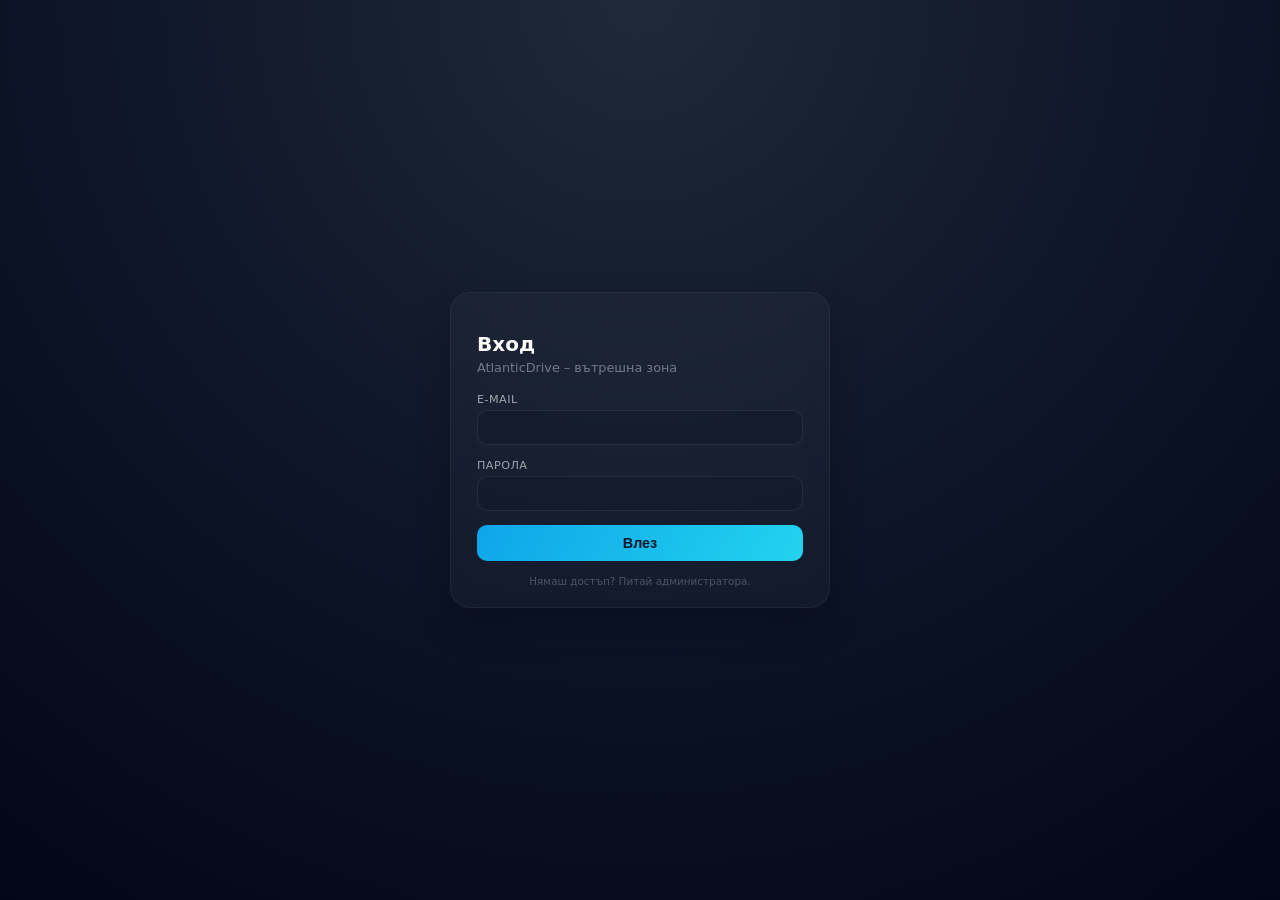
<file: leads.html>
﻿<!DOCTYPE html>
<html lang="bg">
<head>
  <meta charset="UTF-8" />
  <title>Запитвания | Atlantic Drive</title>
  <meta name="viewport" content="width=device-width, initial-scale=1" />
  <meta name="description" content="Вътрешен панел за управление на клиентските запитвания в Atlantic Drive." />
  <meta name="robots" content="noindex,nofollow,noarchive" />
  <meta property="og:locale" content="bg_BG" />
  <meta property="og:type" content="website" />
  <meta property="og:site_name" content="Atlantic Drive" />
  <meta property="og:title" content="Запитвания | Atlantic Drive" />
  <meta property="og:description" content="Вътрешен панел за управление на клиентските запитвания в Atlantic Drive." />
  <meta property="og:url" content="https://atlanticdrive.bg/leads.html" />
  <meta property="og:image" content="https://atlanticdrive.bg/Images/og-logo-neon-1200x630.png" />
  <meta property="og:image:secure_url" content="https://atlanticdrive.bg/Images/og-logo-neon-1200x630.png" />
  <meta property="og:image:type" content="image/png" />
  <meta property="og:image:width" content="1200" />
  <meta property="og:image:height" content="630" />
  <meta name="twitter:card" content="summary_large_image" />
  <meta name="twitter:title" content="Запитвания | Atlantic Drive" />
  <meta name="twitter:description" content="Вътрешен панел за управление на клиентските запитвания в Atlantic Drive." />
  <meta name="twitter:image" content="https://atlanticdrive.bg/Images/og-logo-neon-1200x630.png" />
  <link rel="icon" href="/favicon.ico" sizes="any" type="image/x-icon" />
  <link rel="shortcut icon" href="/favicon.ico" type="image/x-icon" />
  <link rel="icon" type="image/png" href="/favicon-32x32.png" sizes="32x32" />
  <link rel="icon" type="image/png" href="/favicon-16x16.png" sizes="16x16" />
  <link rel="apple-touch-icon" href="/apple-touch-icon.png" sizes="180x180" />
  <link rel="manifest" href="/site.webmanifest" />
  <meta name="theme-color" content="#0b0f14" />

  <link rel="stylesheet" href="./css/style.css?v=20260502-1224" />
  <link rel="stylesheet" href="./css/my-listings.css?v=20260502-1224" />
  <link rel="stylesheet" href="./css/leads.css?v=20260502-1224" />
  <link rel="stylesheet" href="./css/leadsPhone.css?v=20260502-1224" />
</head>
<body class="ad-body">
  <header class="ad-header">
    <div class="ad-brand">
      <strong>Atlantic Drive</strong>
      <span class="ad-brand-sub">Запитвания</span>
    </div>

    <div class="ad-header-actions">
      <button class="btn-secondary" id="btnBack">← Към обявите</button>

      <!-- Нов бутон за панела с клиентите по админ/дилър -->
      <button class="btn-secondary" id="btnToggleUserClients">
        Клиенти по админ
      </button>

      <button class="btn-accent" id="btnLogout">Изход</button>
    </div>
  </header>

  <main class="ad-container leads-page">
    <!-- Панел – списък със запитванията -->
    <section class="glass-panel leads-table-panel">
      <div class="leads-table-header">
        <div class="leads-table-header-left">
          <h1 class="leads-title">Всички запитвания</h1>
          <p id="leadsStatus" class="ad-status-text leads-status-text">
            Зареждане...
          </p>
        </div>

        <!-- НОВО: търсачка по телефон -->
        <div class="leads-phone-search">
          <input
            type="text"
            id="leadPhoneSearch"
            class="leads-phone-search-input"
            placeholder="Търси по телефон..."
            autocomplete="off" />
          <button
            type="button"
            id="leadPhoneSearchClear"
            class="leads-phone-search-clear">
            ✕
          </button>
        </div>

        <p class="leads-table-hint">
          Клиентът и източникът са в горната част на картата.
          Отдолу виждаш служебните бележки и бутоните за пренасочване.
        </p>
      </div>

      <!-- Контейнерът за картите се създава/пълни от JS -->
      <div class="table-responsive">
        <table class="ad-table leads-table" id="tblLeads" style="display:none;">
          <thead>
            <tr>
              <th>#</th>
              <th>Клиент</th>
              <th>Търсене / Обява</th>
              <th>Детайли</th>
              <th>Назначен на</th>
              <th>Дата</th>
              <th>Бележки / Действия</th>
            </tr>
          </thead>
          <tbody id="tbodyLeads"></tbody>
        </table>
      </div>
    </section>

    <!-- Панел – клиенти по админ/дилър (само за глобален админ) -->
    <section class="glass-panel leads-table-panel" id="userClientsPanel">
      <div class="leads-table-header">
        <div class="leads-table-header-left">
          <h2 class="leads-title">Клиенти по админ / дилър</h2>
          <p id="userClientsStatus" class="ad-status-text leads-status-text">
            Зареждане...
          </p>
        </div>

        <p class="leads-table-hint">
          Показва за всеки админ/дилър колко клиента обслужва и кои са те (име и телефон).
        </p>
      </div>

      <div class="table-responsive">
        <table class="ad-table leads-table" id="tblUserClients">
          <thead>
            <tr>
              <th>Админ / дилър</th>
              <th>Брой клиенти</th>
              <th>Клиенти (име / телефон)</th>
            </tr>
          </thead>
          <tbody id="tbodyUserClients"></tbody>
        </table>
      </div>
    </section>
  </main>

  <!-- Модал за пренасочване на лийд -->
  <div id="assignModal" class="ad-modal" style="display:none;">
    <div class="ad-modal-content glass-panel">
      <h3>Пренасочване на запитване</h3>
      <p id="assignLeadInfo" class="muted"></p>

      <div class="field">
        <label for="assignUserSelect">Избери отговорник</label>
        <select id="assignUserSelect">
          <option value="">-- Без назначен --</option>
          <!-- опциите се пълнят от JS -->
        </select>
      </div>

      <div class="ad-modal-actions">
        <button id="assignSubmit" class="btn-primary">Изпрати</button>
        <button id="assignCancel" class="btn-secondary">Отказ</button>
      </div>
    </div>
  </div>

  <script src="./js/api.js?v=20260502-1224"></script>
  <script src="./js/leads.js?v=20260502-1224"></script>
</body>
</html>
</file>
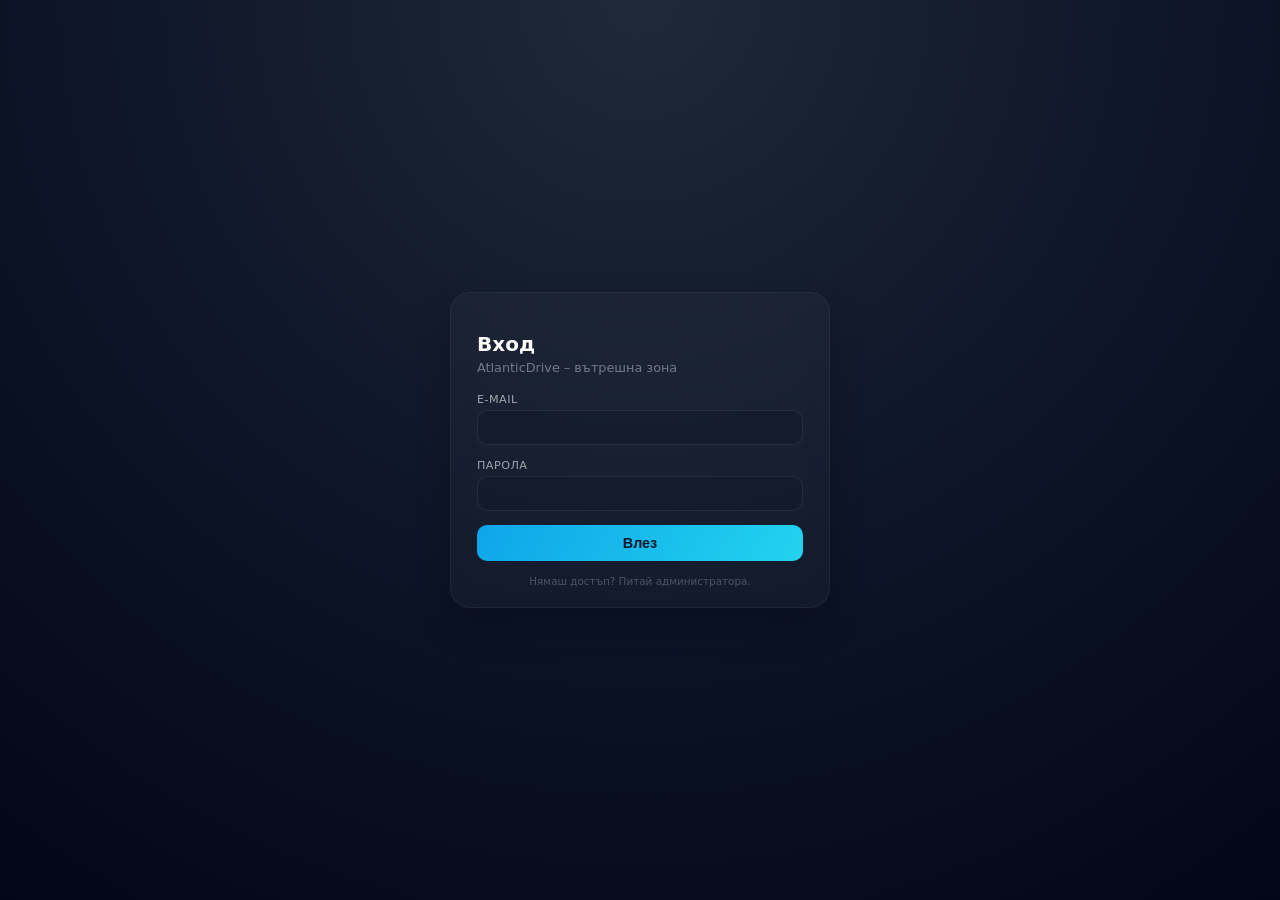
<file: logIn.html>
﻿<!DOCTYPE html>
<html lang="bg">
<head>
  <meta charset="UTF-8" />
  <title>Вход | Atlantic Drive</title>
  <meta name="viewport" content="width=device-width, initial-scale=1" />
  <meta name="description" content="Вход към вътрешната зона на Atlantic Drive." />
  <meta name="robots" content="noindex,nofollow,noarchive" />
  <meta property="og:locale" content="bg_BG" />
  <meta property="og:type" content="website" />
  <meta property="og:site_name" content="Atlantic Drive" />
  <meta property="og:title" content="Вход | Atlantic Drive" />
  <meta property="og:description" content="Вход към вътрешната зона на Atlantic Drive." />
  <meta property="og:url" content="https://atlanticdrive.bg/logIn.html" />
  <meta property="og:image" content="https://atlanticdrive.bg/Images/og-logo-neon-1200x630.png" />
  <meta property="og:image:secure_url" content="https://atlanticdrive.bg/Images/og-logo-neon-1200x630.png" />
  <meta property="og:image:type" content="image/png" />
  <meta property="og:image:width" content="1200" />
  <meta property="og:image:height" content="630" />
  <meta name="twitter:card" content="summary_large_image" />
  <meta name="twitter:title" content="Вход | Atlantic Drive" />
  <meta name="twitter:description" content="Вход към вътрешната зона на Atlantic Drive." />
  <meta name="twitter:image" content="https://atlanticdrive.bg/Images/og-logo-neon-1200x630.png" />
  <link rel="icon" href="/favicon.ico" sizes="any" type="image/x-icon" />
  <link rel="shortcut icon" href="/favicon.ico" type="image/x-icon" />
  <link rel="icon" type="image/png" href="/favicon-32x32.png" sizes="32x32" />
  <link rel="icon" type="image/png" href="/favicon-16x16.png" sizes="16x16" />
  <link rel="apple-touch-icon" href="/apple-touch-icon.png" sizes="180x180" />
  <link rel="manifest" href="/site.webmanifest" />
  <meta name="theme-color" content="#0b0f14" />
  <style>
    :root {
      --bg: #0f172a;
      --card: #ffffff;
      --accent: #0ea5e9;
      --danger: #ef4444;
      --muted: #64748b;
      --radius: 14px;
    }
    * { box-sizing: border-box; }
    body {
      margin: 0;
      font-family: system-ui, -apple-system, BlinkMacSystemFont, "Segoe UI", sans-serif;
      background: radial-gradient(circle at top, #1f2937 0%, #0f172a 45%, #020617 100%);
      min-height: 100vh;
      display: flex;
      align-items: center;
      justify-content: center;
      padding: 16px;
    }
    .login-wrapper {
      width: 100%;
      max-width: 380px;
      background: rgba(255, 255, 255, 0.03);
      border: 1px solid rgba(255, 255, 255, 0.05);
      backdrop-filter: blur(12px);
      border-radius: 20px;
      padding: 26px 26px 20px;
      color: #fff;
      box-shadow: 0 18px 35px rgba(0,0,0,0.22);
    }
    h1 {
      font-size: 1.25rem;
      margin-bottom: 4px;
    }
    .subtitle {
      font-size: 0.8rem;
      color: rgba(255,255,255,0.4);
      margin-bottom: 18px;
    }
    label {
      display: block;
      font-size: 0.7rem;
      margin-bottom: 4px;
      text-transform: uppercase;
      letter-spacing: .04em;
      color: rgba(255,255,255,0.6);
    }
    input {
      width: 100%;
      background: rgba(15,23,42,.35);
      border: 1px solid rgba(255,255,255,0.08);
      border-radius: 10px;
      padding: 9px 12px;
      color: #fff;
      outline: none;
      font-size: .85rem;
      transition: border .15s ease;
    }
    input:focus {
      border: 1px solid rgba(14,165,233,1);
      background: rgba(15,23,42,.6);
    }
    .field {
      margin-bottom: 14px;
    }
    .btn {
      width: 100%;
      border: none;
      background: linear-gradient(120deg, #0ea5e9 0%, #22d3ee 100%);
      color: #0f172a;
      font-weight: 600;
      border-radius: 10px;
      padding: 10px 0;
      font-size: .9rem;
      cursor: pointer;
      display: inline-flex;
      gap: 6px;
      align-items: center;
      justify-content: center;
      transition: transform .1s ease;
    }
    .btn:active {
      transform: translateY(1px);
    }
    .error {
      background: rgba(239, 68, 68, .12);
      border: 1px solid rgba(239, 68, 68, .35);
      color: #fecaca;
      border-radius: 10px;
      padding: 7px 10px;
      font-size: .7rem;
      margin-bottom: 10px;
      display: none;
    }
    .success {
      background: rgba(22, 163, 74, .12);
      border: 1px solid rgba(22, 163, 74, .35);
      color: #dcfce7;
      border-radius: 10px;
      padding: 7px 10px;
      font-size: .7rem;
      margin-bottom: 10px;
      display: none;
    }
    .footer {
      text-align: center;
      margin-top: 14px;
      font-size: 0.65rem;
      color: rgba(255,255,255,0.25);
    }
  </style>
</head>
<body>
  <div class="login-wrapper">
    <h1>Вход</h1>
    <div class="subtitle">AtlanticDrive – вътрешна зона</div>

    <div id="errorBox" class="error"></div>
    <div id="successBox" class="success"></div>

    <form id="loginForm">
      <div class="field">
        <label for="email">E-mail</label>
        <input type="email" id="email" name="email" autocomplete="username" required />
      </div>
      <div class="field">
        <label for="password">Парола</label>
        <input type="password" id="password" name="password" autocomplete="current-password" required />
      </div>
      <button type="submit" class="btn" id="loginBtn">
        Влез
        <span id="spinner" style="display:none;">⏳</span>
      </button>
    </form>

    <div class="footer">
      Нямаш достъп? Питай администратора.
    </div>
  </div>

<script>
  // ЯВНО задаваме URL-а на API-то
const API_BASE =
  (window.API_BASE && typeof window.API_BASE === "string")
    ? window.API_BASE
    : (location.hostname === "localhost" || location.hostname === "127.0.0.1"
        ? "https://atlanticdrive-api-bzh6dqbhb8fzh0gf.westeurope-01.azurewebsites.net"
        : "https://atlanticdrive-api-bzh6dqbhb8fzh0gf.westeurope-01.azurewebsites.net");

  // --- JWT helpers ---
  function jwtExp(token) {
    try { return JSON.parse(atob(token.split('.')[1])).exp || 0; }
    catch { return 0; }
  }
  function isExpired(token) {
    const exp = jwtExp(token);
    const now = Math.floor(Date.now() / 1000);
    return exp && exp < (now - 5); // 5s толеранс
  }
  function forceLogout() {
    localStorage.removeItem("auth");
    localStorage.removeItem("user");
    // връщаме на логин страницата само ако не сме вече там
    if (!location.pathname.toLowerCase().includes("login")) {
      window.location.href="/logIn";
    }
  }

  // ако вече има token и НЕ е изтекъл -> директно към вътрешната страница
  (function () {
    const raw = localStorage.getItem("auth");
    if (!raw) return;
    const a = JSON.parse(raw);
    if (a?.token && !isExpired(a.token)) {
      window.location.href="/my-listings.html";
    } else {
      forceLogout();
    }
  })();

  const form = document.getElementById("loginForm");
  const errorBox = document.getElementById("errorBox");
  const successBox = document.getElementById("successBox");
  const btn = document.getElementById("loginBtn");
  const spinner = document.getElementById("spinner");

  form.addEventListener("submit", async (e) => {
    e.preventDefault();
    errorBox.style.display = "none";
    successBox.style.display = "none";

    const email = document.getElementById("email").value.trim();
    const password = document.getElementById("password").value;

    if (!email || !password) {
      showError("Попълни и двете полета.");
      return;
    }

    btn.disabled = true;
    spinner.style.display = "inline-block";

    try {
      const res = await fetch(API_BASE + "/api/auth/login", {
        method: "POST",
        headers: {
          "Content-Type": "application/json",
          "Accept": "application/json"
        },
        body: JSON.stringify({ email, password })
      });

      if (!res.ok) {
        if (res.status === 401) {
          showError("Грешен e-mail или парола.");
        } else {
          const txt = await res.text().catch(() => "");
          showError("Грешка при вход: " + (txt || res.status));
        }
        return;
      }

      const data = await res.json(); // { token, userId, fullName, role, dealerId }

      // пазим токена само в 'auth'
      const authPayload = {
        token: data.token,
        userId: data.userId,
        fullName: data.fullName,
        role: data.role,
        dealerId: data.dealerId
      };
      localStorage.setItem("auth", JSON.stringify(authPayload));

      // в 'user' НЕ пазим token (излишен и опасен дубликат)
      localStorage.setItem("user", JSON.stringify({
        id: data.userId,
        name: data.fullName,
        role: data.role,
        dealerId: data.dealerId
      }));

      // допълнителна защита: ако токенът вече е изтекъл (лош часовник/часова зона) -> не пускаме
      if (!data.token || isExpired(data.token)) {
        forceLogout();
        return;
      }

      showSuccess("Успешен вход. Пренасочване...");
      window.location.href="/my-listings.html";

    } catch (err) {
      console.error(err);
      showError("Неуспешна връзка към сървъра.");
    } finally {
      btn.disabled = false;
      spinner.style.display = "none";
    }
  });

  function showError(msg) {
    errorBox.textContent = msg;
    errorBox.style.display = "block";
  }
  function showSuccess(msg) {
    successBox.textContent = msg;
    successBox.style.display = "block";
  }
</script>

</body>
</html>
</file>
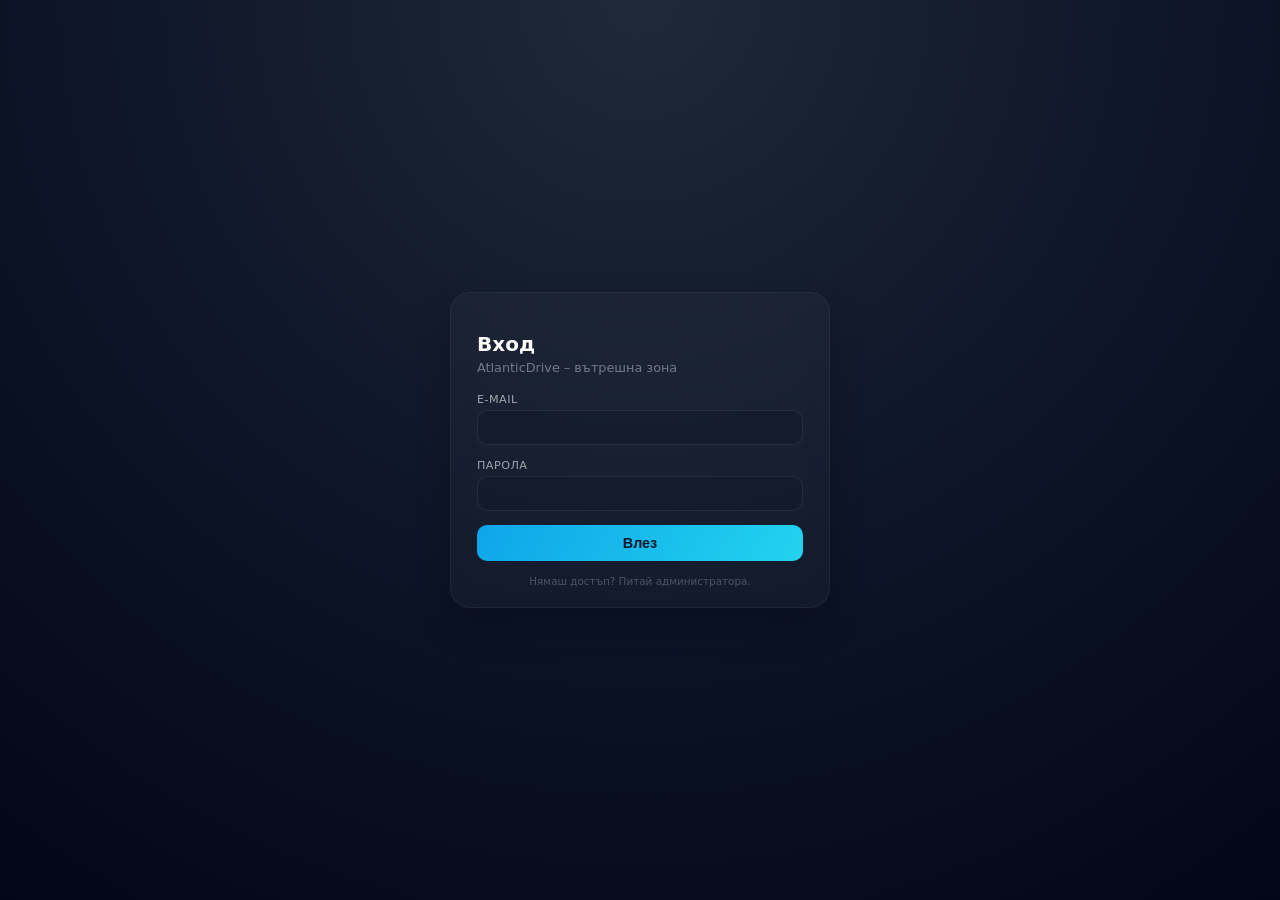
<file: my-clients.html>
﻿<!DOCTYPE html>
<html lang="bg">
<head>
  <meta charset="UTF-8" />
  <title>Моите клиенти | Atlantic Drive</title>
  <meta name="viewport" content="width=device-width, initial-scale=1" />
  <meta name="description" content="Вътрешен панел за управление на клиентите в Atlantic Drive." />
  <meta name="robots" content="noindex,nofollow,noarchive" />
  <meta property="og:locale" content="bg_BG" />
  <meta property="og:type" content="website" />
  <meta property="og:site_name" content="Atlantic Drive" />
  <meta property="og:title" content="Моите клиенти | Atlantic Drive" />
  <meta property="og:description" content="Вътрешен панел за управление на клиентите в Atlantic Drive." />
  <meta property="og:url" content="https://atlanticdrive.bg/my-clients.html" />
  <meta property="og:image" content="https://atlanticdrive.bg/Images/og-logo-neon-1200x630.png" />
  <meta property="og:image:secure_url" content="https://atlanticdrive.bg/Images/og-logo-neon-1200x630.png" />
  <meta property="og:image:type" content="image/png" />
  <meta property="og:image:width" content="1200" />
  <meta property="og:image:height" content="630" />
  <meta name="twitter:card" content="summary_large_image" />
  <meta name="twitter:title" content="Моите клиенти | Atlantic Drive" />
  <meta name="twitter:description" content="Вътрешен панел за управление на клиентите в Atlantic Drive." />
  <meta name="twitter:image" content="https://atlanticdrive.bg/Images/og-logo-neon-1200x630.png" />
  <link rel="icon" href="/favicon.ico" sizes="any" type="image/x-icon" />
  <link rel="shortcut icon" href="/favicon.ico" type="image/x-icon" />
  <link rel="icon" type="image/png" href="/favicon-32x32.png" sizes="32x32" />
  <link rel="icon" type="image/png" href="/favicon-16x16.png" sizes="16x16" />
  <link rel="apple-touch-icon" href="/apple-touch-icon.png" sizes="180x180" />
  <link rel="manifest" href="/site.webmanifest" />
  <meta name="theme-color" content="#0b0f14" />

  <link rel="stylesheet" href="./css/style.css?v=20260502-1224" />
  <link rel="stylesheet" href="./css/my-listings.css?v=20260502-1224" />
  <link rel="stylesheet" href="./css/my-clients.css?v=20260502-1224" />
  <link rel="stylesheet" href="./css/my-listingsPhone.css?v=20260502-1224" />
  <link rel="stylesheet" href="./css/my-clientsPhone.css?v=20260502-1224" />
</head>
<body class="ad-body">
  <header class="ad-header">
    <div class="ad-brand">
      <strong>Atlantic Drive</strong>
      <span class="ad-brand-sub">Моите клиенти</span>
    </div>
    <div class="ad-header-actions">
      <button class="btn-primary" id="btnNewClient">+ Нов клиент</button>
      <button class="btn-secondary" id="btnBack">← Към обявите</button>
      <button class="btn-accent" id="btnLogout">Изход</button>
    </div>
  </header>

  <main class="ad-container clients-page">
    <section class="glass-panel clients-panel">
      <div class="clients-panel-header">
        <div>
          <h1 class="clients-title">Моите клиенти</h1>
          <p id="clientsStatus" class="clients-status">Зареждане...</p>
        </div>

        <!-- НОВО: търсачка по телефон (ползва същите класове като при запитванията) -->
        <div class="leads-phone-search">
          <input
            type="text"
            id="clientPhoneSearch"
            class="leads-phone-search-input"
            placeholder="Търси по телефон..."
            autocomplete="off"
          />
          <button
            type="button"
            id="clientPhoneSearchClear"
            class="leads-phone-search-clear"
          >
            ✕
          </button>
        </div>
      </div>

      <div id="clientsList" class="clients-list"></div>
    </section>
  </main>

  <!-- Модал: Нов клиент -->
  <div id="clientModal" class="ad-modal" style="display:none;">
    <div class="ad-modal-content glass-panel">
      <h3>Нов клиент</h3>
      <p class="muted">Клиент, който ти търси кола.</p>

      <div class="field">
        <label for="clientName">Име и фамилия <span class="req">*</span></label>
        <input id="clientName" />
      </div>

      <div class="field">
        <label for="clientPhone">Телефон <span class="req">*</span></label>
        <input id="clientPhone" placeholder="+359 8X XXX XXXX" />
      </div>

      <div class="field">
        <label for="clientEmail">Имейл</label>
        <input id="clientEmail" type="email" placeholder="client@email.com" />
      </div>

      <div class="ad-inline">
        <div class="field">
          <label for="clientMake">Марка</label>
          <input id="clientMake" placeholder="BMW / Audi / ..." />
        </div>
        <div class="field">
          <label for="clientModel">Модел</label>
          <input id="clientModel" placeholder="320d / Q5 / ..." />
        </div>
      </div>

      <div class="ad-inline">
        <div class="field">
          <label for="clientYear">Година от</label>
          <input id="clientYear" type="number" min="1990" max="2100" />
        </div>
        <div class="field">
          <label for="clientBudget">Бюджет (макс.)</label>
          <input id="clientBudget" type="number" />
        </div>
        <div class="field">
          <label for="clientCurrency">Валута</label>
          <select id="clientCurrency">
            <option value="BGN">BGN</option>
            <option value="EUR">EUR</option>
          </select>
        </div>
      </div>

      <div class="field">
        <label for="clientNote">Кратко описание</label>
        <textarea
          id="clientNote"
          rows="3"
          placeholder="Бюджет, изисквания, предпочитана година..."
        ></textarea>
      </div>

      <div id="clientModalErr" class="error" style="display:none;"></div>

      <div class="ad-modal-actions">
        <button id="clientSave" class="btn-primary">Запази</button>
        <button id="clientCancel" class="btn-secondary">Отказ</button>
      </div>
    </div>
  </div>

  <script src="./js/api.js?v=20260502-1224"></script>
  <script src="./js/my-clients.js?v=20260502-1224"></script>
</body>
</html>
</file>
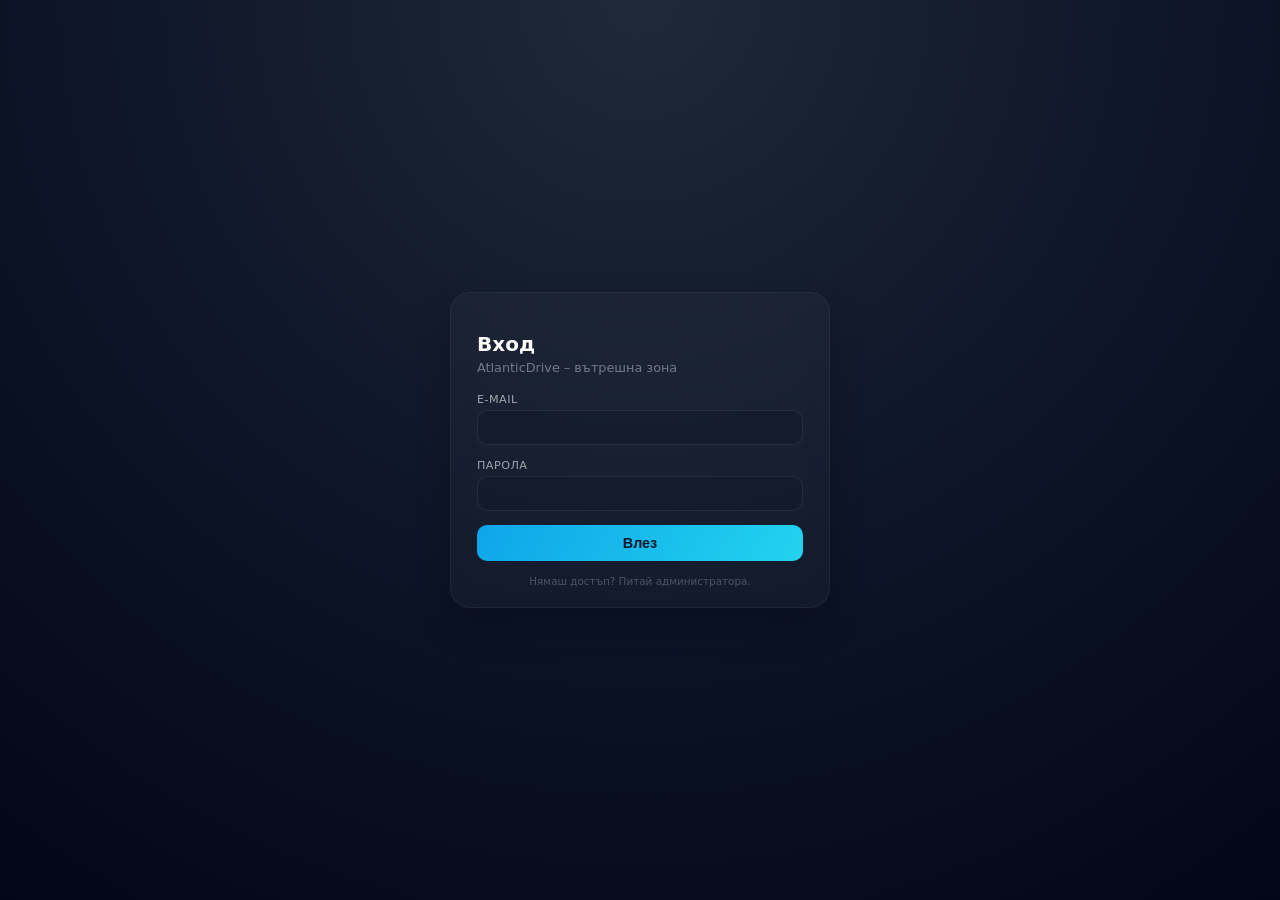
<file: my-listings.html>
﻿<!DOCTYPE html>
<html lang="bg">
<head>
  <meta charset="UTF-8" />
  <title>Моите обяви | Atlantic Drive</title>
  <meta name="viewport" content="width=device-width, initial-scale=1" />
  <meta name="description" content="Вътрешен панел за управление на обявите в Atlantic Drive." />
  <meta name="robots" content="noindex,nofollow,noarchive" />
  <meta property="og:locale" content="bg_BG" />
  <meta property="og:type" content="website" />
  <meta property="og:site_name" content="Atlantic Drive" />
  <meta property="og:title" content="Моите обяви | Atlantic Drive" />
  <meta property="og:description" content="Вътрешен панел за управление на обявите в Atlantic Drive." />
  <meta property="og:url" content="https://atlanticdrive.bg/my-listings.html" />
  <meta property="og:image" content="https://atlanticdrive.bg/Images/og-logo-neon-1200x630.png" />
  <meta property="og:image:secure_url" content="https://atlanticdrive.bg/Images/og-logo-neon-1200x630.png" />
  <meta property="og:image:type" content="image/png" />
  <meta property="og:image:width" content="1200" />
  <meta property="og:image:height" content="630" />
  <meta name="twitter:card" content="summary_large_image" />
  <meta name="twitter:title" content="Моите обяви | Atlantic Drive" />
  <meta name="twitter:description" content="Вътрешен панел за управление на обявите в Atlantic Drive." />
  <meta name="twitter:image" content="https://atlanticdrive.bg/Images/og-logo-neon-1200x630.png" />
  <link rel="icon" href="/favicon.ico" sizes="any" type="image/x-icon" />
  <link rel="shortcut icon" href="/favicon.ico" type="image/x-icon" />
  <link rel="icon" type="image/png" href="/favicon-32x32.png" sizes="32x32" />
  <link rel="icon" type="image/png" href="/favicon-16x16.png" sizes="16x16" />
  <link rel="apple-touch-icon" href="/apple-touch-icon.png" sizes="180x180" />
  <link rel="manifest" href="/site.webmanifest" />
  <meta name="theme-color" content="#0b0f14" />

  <link rel="stylesheet" href="./css/style.css?v=20260502-1224" />
  <link rel="stylesheet" href="./css/my-listings.css?v=20260502-1224" />
  <link rel="stylesheet" href="./css/my-listingsPhone.css?v=20260502-1224" />

  <!-- NEW: secondary price (BGN) style -->
  <style>
    .price-sub {
      opacity: .55;
      font-weight: 500;
      font-size: .85em;
      margin-left: .5rem;
      white-space: nowrap;
    }
  </style>
</head>
<body class="ad-body">
  <header class="ad-header">
    <div class="ad-brand"><strong>Atlantic Drive</strong> – Моите обяви</div>
    <div class="ad-header-actions">
      <button class="btn-primary" id="btnNew">+ Нова обява</button>

      <button class="btn-secondary" id="btnClients">Моите клиенти</button>

      <button class="btn-secondary" id="btnAllListings" style="display:none;">
        Всички обяви
      </button>

      <button class="btn-secondary" id="btnLeads" style="display:none;">
        Запитвания
      </button>

      <button class="btn-accent" id="btnLogout">Изход</button>
    </div>
  </header>

  <main class="ad-main">
    <div class="ad-container ad-layout">
      <div class="ad-left">
        <div class="ad-page-title">
          <h2 id="pageHeading">Моите обяви</h2>
          <p id="status" class="ad-status-text">Зареждане...</p>
        </div>

        <section class="glass-panel cards-panel">
          <div id="cardsGrid" class="cards-grid"></div>
          <div id="noListings" class="ad-empty-state" style="display:none;">
            Нямаш активни обяви. Натисни „Нова обява“, за да създадеш първата си обява.
          </div>
        </section>

        <section id="listingFormBox" class="glass-panel ad-form-panel" style="display:none;">
          <div class="ad-form-header">
            <h3 id="formTitle">Нова обява</h3>
            <p class="ad-form-sub" id="formSub">
              Попълни задължителните полета и качи снимки.
            </p>
          </div>

          <div class="error" id="formError"></div>
          <div class="success" id="formOk"></div>

          <ul class="ad-steps">
            <li class="ad-step">
              <div class="ad-step-head">
                <div class="ad-step-num">1</div>
                <div>
                  <h4>Автомобил</h4>
                  <p class="muted">Основни данни за марка, модел, година и характеристики.</p>
                </div>
              </div>

              <div class="ad-inline">
                <div class="field">
                  <label for="makeId">Марка <span class="req">*</span></label>
                  <select id="makeId">
                    <option value="">-- избери --</option>
                  </select>
                  <div class="err">Избери марка.</div>
                </div>

                <div class="field">
                  <label for="modelId">Модел <span class="req">*</span></label>
                  <select id="modelId" disabled>
                    <option value="">-- избери марка --</option>
                  </select>
                  <div class="err">Избери модел.</div>
                </div>

                <div class="field">
                  <label for="year">Година <span class="req">*</span></label>
                  <input id="year" type="number" value="2018" />
                  <div class="err">Въведи година.</div>
                </div>
              </div>

              <div class="ad-inline">
                <div class="field">
                  <label for="bodyTypeId">Каросерия</label>
                  <select id="bodyTypeId">
                    <option value="">--</option>
                  </select>
                </div>
                <div class="field">
                  <label for="fuelTypeId">Гориво</label>
                  <select id="fuelTypeId">
                    <option value="">--</option>
                  </select>
                </div>
                <div class="field">
                  <label for="transmissionId">Трансмисия</label>
                  <select id="transmissionId">
                    <option value="">--</option>
                  </select>
                </div>
              </div>

              <div class="ad-inline">
                <div class="field">
                  <label for="engineCc">Кубици</label>
                  <input id="engineCc" type="number" />
                </div>
                <div class="field">
                  <label for="powerHp">К.с.</label>
                  <input id="powerHp" type="number" />
                </div>
                <div class="field">
                  <label for="mileageKm">Пробег (км)</label>
                  <input id="mileageKm" type="number" />
                </div>
              </div>

              <div class="ad-inline">
                <div class="field" style="grid-column: span 6;">
                  <label for="vin">VIN</label>
                  <input id="vin" maxlength="17" placeholder="17 знака, без I/O/Q" />
                  <div class="hint">Остави празно, ако още няма VIN.</div>
                </div>
                <div class="field" style="grid-column: span 6;">
                  <label for="lotNumber">Lot №</label>
                  <input id="lotNumber" placeholder="напр. COP-908776" />
                </div>
              </div>

              <div class="ad-inline">
                <div class="field">
                  <label for="originCountryCode">Произход</label>
                  <select id="originCountryCode">
                    <option value="">--</option>
                    <option value="US">USA (US)</option>
  <option value="CA">Canada (CA)</option>
  <option value="AE">UAE (AE)</option>
  <option value="KR">South Korea (KR)</option>
                  </select>
                  <div class="hint">САЩ или Канада според аукциона.</div>
                </div>

                <div class="field">
                  <label>
                    <input id="hasDamage" type="checkbox" />
                    Със щета (ударен, наводнен и т.н.)
                  </label>
                  <div class="hint">Ако колата е без удар – остави празно.</div>
                </div>
              </div>
            </li>

            <li class="ad-step">
              <div class="ad-step-head">
                <div class="ad-step-num">2</div>
                <div>
                  <h4>Цена и статус</h4>
                  <p class="muted">Финални или прогнозни цени и пояснителни бележки.</p>
                </div>
              </div>

              <div class="ad-inline">
                <div class="field">
                  <label for="title">Заглавие <span class="req">*</span></label>
                  <input id="title" placeholder="напр. 2018 BMW 320d xDrive" />
                </div>

                <!-- NEW: EUR input label + hint -->
                <div class="field">
                  <label for="price">Цена (EUR) <span class="req">*</span></label>
                  <input id="price" type="number" step="0.01" placeholder="напр. 14900" inputmode="decimal" />
                  <div class="hint">Въвеждаш в евро. Системата показва и ориентировъчно в лева.</div>
                </div>

                <div class="field">
                  <label>
                    <input id="priceIsFinal" type="checkbox" />
                    Крайна цена
                  </label>
                  <div class="hint">Без отметка → прогнозна цена.</div>
                </div>
              </div>

              <div class="ad-inline">
                <div class="field" style="grid-column: span 12;">
                  <label for="priceNote">Бележка към цената</label>
                  <textarea id="priceNote" rows="2" placeholder="напр. Очаквани транспорт/мито/рег."></textarea>
                </div>
              </div>

              <div class="ad-inline">
                <div class="field">
                  <label for="auctionDate">Дата на търга</label>
                  <input id="auctionDate" type="date" />
                  <div class="hint">Ползва се при прогнозна цена.</div>
                </div>
                <div class="field">
                  <label for="auctionTime">Час на търга</label>
                  <input id="auctionTime" type="time" />
                  <div class="hint">Местно време (EET).</div>
                </div>
              </div>
            </li>

            <li class="ad-step">
              <div class="ad-step-head">
                <div class="ad-step-num">3</div>
                <div>
                  <h4>Плюсове, описание и снимки</h4>
                  <p class="muted">Отличителни предимства + детайлно описание и визуална презентация.</p>
                </div>
              </div>

              <div class="field">
                <label>Отличителни плюсове</label>
                <p class="hint">Избери най-важните за тази кола.</p>
                <div id="listingFeaturesBox" class="feature-chips"></div>
                <input type="hidden" id="featureIds" value="" />
              </div>

              <div class="field">
                <label for="description">Описание</label>
                <textarea id="description" rows="4" placeholder="Накратко за състоянието, екстрите, сервизната история..."></textarea>
              </div>

              <div class="ad-inline">
                <div class="field">
                  <label for="sourceUrl">Линк към аукцион / източник</label>
                  <input id="sourceUrl" type="url" placeholder="https://www.copart.com/lot/..." />
                  <div class="hint">Например Copart, IAAI, Mobile.de и др.</div>
                </div>
                <div class="field">
                  <label for="videoUrl">Видео линк</label>
                  <input id="videoUrl" type="url" placeholder="https://youtu.be/..." />
                  <div class="hint">YouTube, Facebook, Google Drive и др.</div>
                </div>
              </div>

              <div class="field">
                <label>Снимки</label>
                <div class="uploader" id="photosUploader">
                  <input id="photos" type="file" multiple accept="image/*" />
                  <div class="uploader-cta">
                    <strong>Качи снимки</strong>
                    <span class="muted">
                      Избери файлове или ги пусни с drag & drop. Първата снимка ще е корица.
                    </span>
                  </div>
                </div>
                <div id="photosPreview" class="photos-grid"></div>
              </div>

              <div class="ad-form-footer">
                <div class="ad-form-actions">
                  <button class="btn-primary" id="btnSave">Запази</button>
                  <button class="btn-secondary" id="btnCancel">Отказ</button>
                  <span id="saveSpinner" class="muted" style="display:none;">Запис...</span>
                </div>
              </div>
            </li>
          </ul>

          <input type="hidden" id="currentEditId" value="" />
        </section>
      </div>
    </div>
  </main>

  <div id="listingModal" class="ad-modal" aria-hidden="true">
    <div class="ad-modal-backdrop"></div>
    <div class="ad-modal-dialog" role="dialog" aria-modal="true">
      <button class="ad-modal-close" id="modalCloseBtn" type="button" aria-label="Затвори">&times;</button>

      <section class="ad-detail" id="listingDetail" aria-live="polite">
        <div class="ad-detail-empty" id="detailEmpty" style="display:none;">
          <p>Няма данни за избраната обява.</p>
        </div>

        <div class="ad-detail-body" id="detailBody" style="display:none;">
          <div class="ad-detail-media">
            <div class="ad-detail-main-img">
              <img id="detailMainImg" src="" alt="Снимка на автомобила" />
            </div>
            <div class="ad-detail-thumbs" id="detailThumbs"></div>
          </div>

          <header class="ad-detail-header">
            <p class="ad-detail-stock" id="detailStock"></p>
            <h1 class="ad-detail-title" id="detailTitle"></h1>
            <p class="ad-detail-sub" id="detailSubtitle"></p>

            <div id="detailFeatures" class="ad-detail-features" style="display:none;"></div>
          </header>

          <div class="ad-detail-price-block">
            <div>
              <div class="label">Цена</div>
              <div class="price" id="detailPrice">—</div>
              <div class="small muted" id="detailStatusNote"></div>
              <div class="small meta" id="detailPriceMeta"></div>
            </div>
          </div>

          <div id="detailLinks" class="ad-detail-links" style="display:none;"></div>

          <div class="ad-detail-specs" id="detailSpecs"></div>
          <div class="ad-detail-desc" id="detailDesc"></div>

          <div class="ad-detail-contact" id="detailContactBox" style="display:none;">
            <h3>Контакт</h3>
            <p id="detailContactName"></p>
            <p><a id="detailContactPhone" href="#"></a></p>
            <p><a id="detailContactEmail" href="#"></a></p>
          </div>

          <div class="ad-modal-footer">
            <span class="muted small" id="detailModalHint">
              Можеш да редактираш или изтриеш обявата директно оттук.
            </span>
            <div class="ad-modal-footer-actions">
              <button id="modalEditBtn" type="button" class="ad-action-btn btnEdit btn-warning">Редактирай</button>
              <button id="modalDeleteBtn" type="button" class="ad-action-btn btnDel btn-danger">Изтрий</button>
            </div>
          </div>
        </div>
      </section>
    </div>
  </div>

  <script src="./js/api.js?v=20260502-1224"></script>
  <script src="./js/my-listings.js?v=20260502-1224"></script>
</body>
</html>
</file>
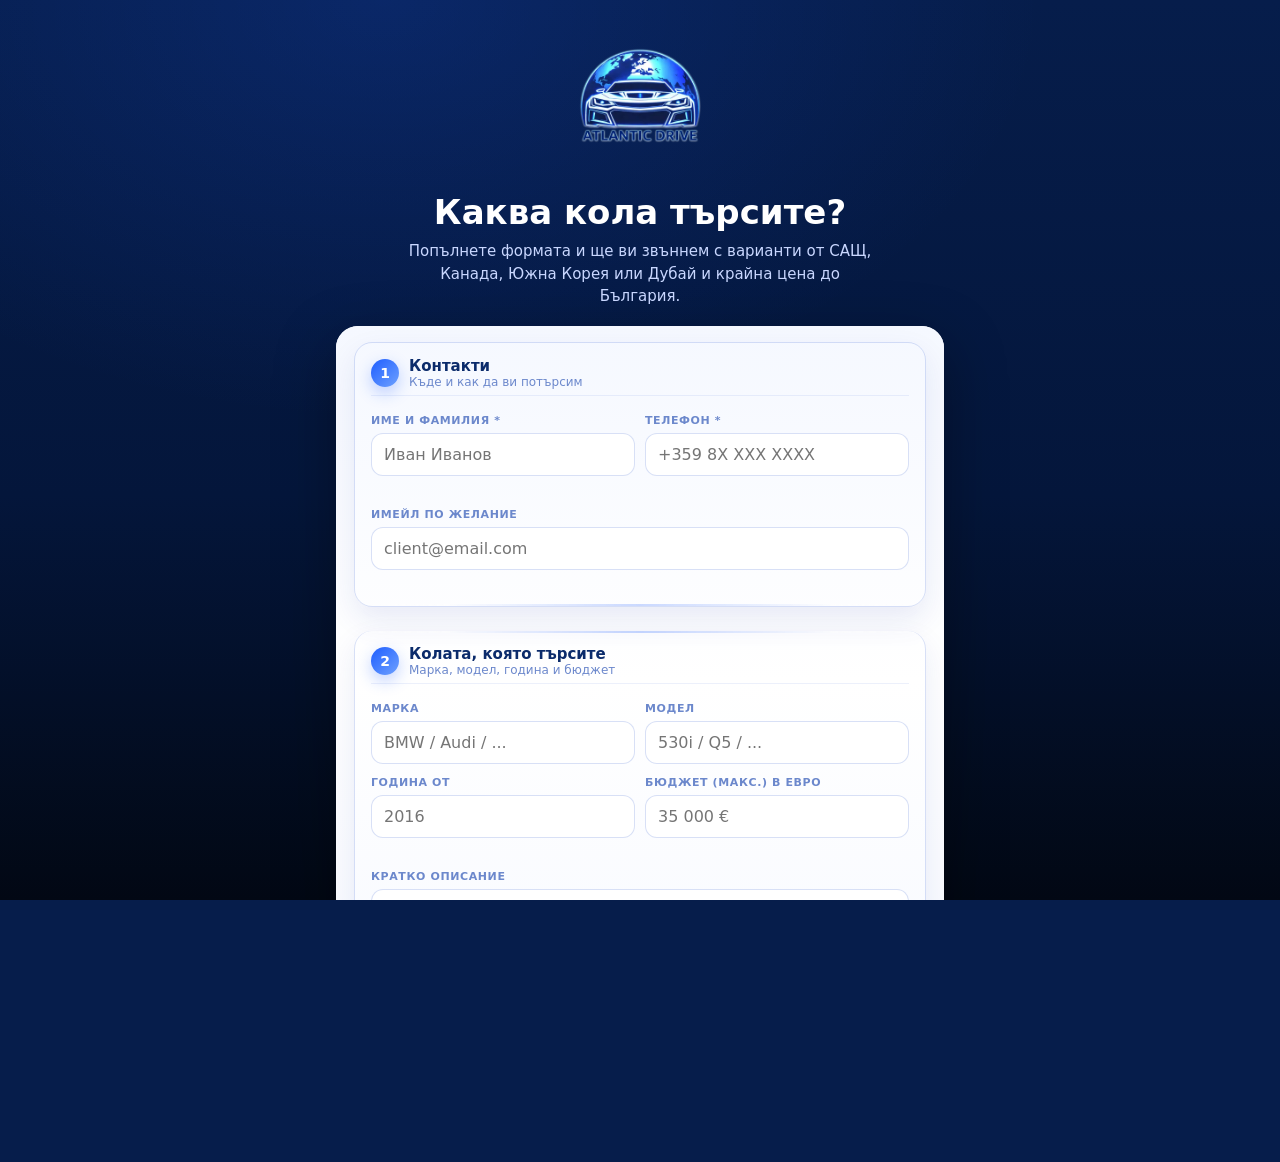
<file: zapitvane.html>
<!DOCTYPE html>
<html lang="bg" translate="no">
<head>
  <meta charset="utf-8" />
  <meta name="viewport" content="width=device-width, initial-scale=1" />
  <title>Запитване за автомобил – Atlantic Drive</title>
  <meta name="description" content="Кажете ни каква кола търсите – ще ви върнем обаждане с варианти и крайна цена до България." />
  <!-- Страница за реклами – не я индексираме -->
  <meta name="robots" content="noindex,nofollow" />

  <meta property="og:locale" content="bg_BG" />
  <meta property="og:type" content="website" />
  <meta property="og:site_name" content="Atlantic Drive" />
  <meta property="og:title" content="Запитване за автомобил – Atlantic Drive" />
  <meta property="og:description" content="Кажете ни каква кола търсите – ще ви върнем обаждане с варианти и крайна цена." />
  <meta property="og:image" content="https://atlanticdrive.bg/Images/og-logo-neon-1200x630.png" />

  <link rel="icon" href="/favicon.ico" sizes="any" type="image/x-icon" />
  <link rel="icon" type="image/png" href="/favicon-32x32.png" sizes="32x32" />
  <link rel="apple-touch-icon" href="/apple-touch-icon.png" sizes="180x180" />
  <meta name="theme-color" content="#061d4b" />

  <link rel="preconnect" href="https://fonts.googleapis.com" />
  <link rel="preconnect" href="https://fonts.gstatic.com" crossorigin />
  <link href="https://fonts.googleapis.com/css2?family=Inter:wght@400;600;800;900&display=swap" rel="stylesheet" />

  <link rel="stylesheet" href="css/style.css?v=20261123-1" />
  <link rel="stylesheet" href="css/zapitvane.css?v=20261123-1" />

  <!-- Meta Pixel -->
  <script src="./js/meta-pixel.js?v=20261123-1"></script>
</head>
<body class="lp">

  <main class="lp-wrap">
    <a class="lp-logo" href="/" aria-label="Atlantic Drive – начало">
      <img src="Images/LogoNeon-340.webp" alt="Atlantic Drive лого" width="150" height="150" />
    </a>

    <header class="lp-intro">
      <h1>Каква кола търсите?</h1>
      <p>Попълнете формата и ще ви звъннем с варианти от САЩ, Канада, Южна Корея или Дубай и крайна цена до България.</p>
    </header>

    <div class="lp-card" id="lpCard">
      <form class="cb-form cb-form--segmented" id="cbForm" novalidate>
        <!-- Секция 1: Контакт -->
        <section class="cb-section">
          <header class="cb-section-head">
            <span class="cb-section-step">1</span>
            <div>
              <div class="cb-section-title">Контакти</div>
              <div class="cb-section-hint">Къде и как да ви потърсим</div>
            </div>
          </header>

          <div class="cb-grid cb-grid--2">
            <label class="cb-field">
              <span class="cb-lbl">Име и фамилия *</span>
              <input type="text" id="cbName" required placeholder="Иван Иванов" autocomplete="name" />
              <small class="cb-err" aria-live="polite"></small>
            </label>

            <label class="cb-field">
              <span class="cb-lbl">Телефон *</span>
              <input type="tel" id="cbPhone" required placeholder="+359 8X XXX XXXX" autocomplete="tel" inputmode="tel" />
              <small class="cb-err" aria-live="polite"></small>
            </label>
          </div>

          <div class="cb-grid cb-grid--1">
            <label class="cb-field">
              <span class="cb-lbl">Имейл по желание</span>
              <input type="email" id="cbEmail" placeholder="client@email.com" autocomplete="email" inputmode="email" />
              <small class="cb-err" aria-live="polite"></small>
            </label>
          </div>
        </section>

        <!-- Секция 2: Колата -->
        <section class="cb-section">
          <header class="cb-section-head">
            <span class="cb-section-step">2</span>
            <div>
              <div class="cb-section-title">Колата, която търсите</div>
              <div class="cb-section-hint">Марка, модел, година и бюджет</div>
            </div>
          </header>

          <div class="cb-grid cb-grid--2">
            <label class="cb-field">
              <span class="cb-lbl">Марка</span>
              <input type="text" id="cbBrand" placeholder="BMW / Audi / ..." />
            </label>

            <label class="cb-field">
              <span class="cb-lbl">Модел</span>
              <input type="text" id="cbModel" placeholder="530i / Q5 / ..." />
            </label>
          </div>

          <div class="cb-grid cb-grid--2">
            <label class="cb-field">
              <span class="cb-lbl">Година от</span>
              <input type="number" id="cbYear" min="1990" max="2100" placeholder="2016" inputmode="numeric" />
              <small class="cb-err" aria-live="polite"></small>
            </label>

            <label class="cb-field">
              <span class="cb-lbl">Бюджет (макс.) в евро</span>
              <input type="number" id="cbBudget" placeholder="35 000 €" inputmode="numeric" />
              <small class="cb-err" aria-live="polite"></small>
            </label>
          </div>

          <div class="cb-grid cb-grid--1">
            <label class="cb-field">
              <span class="cb-lbl">Кратко описание</span>
              <textarea id="cbDesc" rows="3" placeholder="Екстри, цвят, гориво..."></textarea>
            </label>
          </div>
        </section>

        <footer class="cb-footer">
          <button type="submit" class="btn lp-submit">Изпрати запитване</button>
          <p class="cb-note muted">Ще ви върнем обаждане възможно най-скоро. Полетата със * са задължителни.</p>
          <p class="lp-error" id="lpError" role="alert" hidden></p>
        </footer>
      </form>

      <!-- Успех -->
      <div class="lp-success" id="lpSuccess" hidden>
        <div class="lp-success-icon" aria-hidden="true">✓</div>
        <h2>Благодарим ви!</h2>
        <p>Запитването е получено. Ще се свържем с вас в най-кратък срок.</p>
        <a class="btn lp-call" href="tel:+359878119140">Или звъннете сега: 0878 119 140</a>
        <a class="lp-home" href="/">Към сайта на Atlantic Drive</a>
      </div>
    </div>
  </main>

  <script src="./js/api.js?v=20261123-1"></script>
  <script src="./js/zapitvane.js?v=20261123-1"></script>
</body>
</html>
</file>
<file: css/style.css>
﻿/* =========================================================
   ATLANTIC DRIVE � LIGHT/DARK TUNED
   ������� ����: #061d4b
   ������� 60/30/10:
   - 60% Primary:   #061d4b (��� / ��� / hero / ����� ����)
   - 30% Secondary: ��-������/������ ��� �� ������/���������
   - 10% Accent:    brand ������� (CTA/�������/�������)
   + �������� auction ����� ��� ������
   ========================================================= */

/* =========================================================
   1) CSS VARIABLES
   ========================================================= */
:root{
  /* 60/30/10 core */
  --primary:      #061d4b;   /* 60% */
  --primary-2:    #04163b;   /* ��-������ �� ��������� */
  --secondary:    #0b2c6a;   /* 30% */
  --secondary-2:  #123a86;   /* ������� */

  /* Blues (accent / 10%) */
  --brand:        #1f5eff;
  --brand-dark:   #0d36b8;
  --brand-light:  #6ea1ff;

  /* Accents */
  --accent:   #2aa1ff;
  --accent-2: #73c3ff;
  --mint:     #4be1ff;

  /* Base */
  --bg:    var(--primary);
  --bg-2:  var(--primary-2);
  --ink:   #eaf1ff;
  --muted: #c9d7ff;

  /* Section tints (������ ������) */
  --tint-steps: #eef3ff;
  --tint-about: #f8fbff;
  --tint-faq:   #ffffff;

  /* Glass */
  --glass-bg:         rgba(255,255,255,.92);
  --glass-bg-strong:  rgba(255,255,255,.96);
  --glass-border:     rgba(16,65,201,.16);
  --glass-ring:       rgba(31,94,255,.22);
  --shadow:           0 12px 36px rgba(40, 90, 220, .18);
  --radius:           22px;

  /* Hero heights */
  --hero-h-desktop: 87vh;
  --hero-h-mobile: 55vh;
}

/* =========================================================
   2) BASE / RESET
   ========================================================= */
*{ box-sizing:border-box }
html,body{ height:100% }

body {
  margin: 0;
  font-family: Inter, system-ui, -apple-system, Segoe UI, Roboto, Ubuntu, "Helvetica Neue", Arial, sans-serif;
  background: linear-gradient(180deg, var(--bg) 0%, var(--bg-2) 100%);
  color: #ffffff;
  -webkit-font-smoothing: antialiased;
  text-rendering: optimizeLegibility;
  overflow-x: hidden;
}

a{ color:inherit; text-decoration:none }

.wrap{
  max-width:1200px;
  margin:0 auto;
  padding:0 20px;
}

:focus-visible{
  outline:3px solid var(--brand);
  outline-offset:2px;
}

/* ���� ������ */
section{
  position:relative;
  padding: clamp(56px,6vw,84px) 0;
}
section + section{
  border-top:1px solid rgba(255,255,255,.06);
}

/* GRID utility */
.grid{
  display:grid;
  grid-template-columns:repeat(auto-fill, minmax(300px, 1fr));
  gap: clamp(18px, 2.2vw, 28px);
}

/* section heads */
.section-head{
  display:flex;
  align-items:flex-end;
  justify-content:space-between;
  gap:12px;
  margin-bottom:28px;
  flex-wrap:wrap;
}
.section-head h2{
  margin:0;
  font-size:clamp(32px,4.6vw,52px);
  line-height:1.05;
  letter-spacing:.3px;
  color:#ffffff;
  font-weight:900;
}
@media (max-width:520px){
  .section-head{
    flex-direction:column;
    align-items:flex-start;
  }
}

/* =========================================================
   3) TOP NAV
   ========================================================= */
.nav {
  position: fixed;
  top: 0;
  left: 0;
  right: 0;
  z-index: 100;
  padding: 8px 0px 8px 4px;
  background: var(--primary);
  backdrop-filter: blur(16px) saturate(130%);
  -webkit-backdrop-filter: blur(16px) saturate(130%);
  border-bottom: 1px solid rgba(255,255,255,.06);
}

.nav-inner{
  max-width: 1200px;
  margin: 0 auto;
  display: flex;
  align-items: center;
  justify-content: space-between;
  gap: 12px;
  width: 100%;
}

.brand {
  color: #ffffff;
  display: flex;
  align-items: center;
  gap: 12px;
  font-weight: 800;
  letter-spacing: .5px;
  padding: 8px 12px;
  background: rgb(255 255 255 / 0%);
  border: 1px solid rgb(16 65 201 / 0%);
  border-radius: 14px;
  transition: transform .12s ease;
}
.brand:hover{ transform:translateY(-1px) }

.brand__logo{
  width:80px;
  height:70px;
  border-radius:50%;
  display:grid;
  place-items:center;
  color:#fff;
  font-weight:900;
  background:linear-gradient(135deg, var(--brand-light), var(--brand-dark));
  box-shadow:0 6px 16px rgba(31,94,255,.28), inset 0 0 12px rgba(255,255,255,.35);
}

/* ������ ���� ������: */
.brand__logo--img{
  background: transparent;
  box-shadow: none;
}
.brand__logo--img img{
  width: 100%;
  height: 100%;
  object-fit: contain;
  display: block;
}

.menu{
  display:flex;
  flex-wrap:wrap;
  align-items:center;
  gap:0;
}

/* ������� � ������� */
.menu-item.has-submenu{
  position: relative;
  display: flex;
  align-items: stretch;
}

/* ������� ������� */
.menu > a, .menu-item > .menu-link {
  position: relative;
  display: flex;
  align-items: center;
  height: 32px;
  padding: 1px 18px;
  font-weight: 550;
  font-size: 16px;
  letter-spacing: .02em;
  color: #fff;
  background: transparent;
  border: 0;
  transition: color .12s ease-out;
}

/* ���������� ����� ����� ��� */
.menu > a + a,
.menu > a + .menu-item,
.menu-item + a,
.menu-item + .menu-item{
  border-left:1px solid rgba(255,255,255,.22);
}

/* underline */
.menu > a::after,
.menu-item > .menu-link::after{
  content:"";
  position:absolute;
  left:50%;
  bottom:6px;
  width:0;
  height:2px;
  background:linear-gradient(90deg,#fff 0%, rgb(255, 255, 255) 100%);
  border-radius:99px;
  transform:translateX(-50%);
  transition: width .18s ease-out;
}

/* hover */
.menu > a:hover,
.menu-item > .menu-link:hover{
  color:#fff;
  text-shadow:0 0 14px rgb(255, 255, 255);
}
.menu > a:hover::after,
.menu-item > .menu-link:hover::after{
  width:26px;
}

/* ������������ �� ���������� */
.menu:hover > a:not(:hover),
.menu:hover > .menu-item:not(:hover) > .menu-link{
  color:rgb(255, 255, 255);
  text-shadow:none;
}

/* DROPDOWN � ��� � ���� */
.submenu{
  position:absolute;
  left:0;
  top:calc(100% + 12px);
  min-width:230px;
  padding:6px 0;

  background: rgba(4, 22, 59, .88);
  backdrop-filter: blur(16px) saturate(130%);
  -webkit-backdrop-filter: blur(16px) saturate(130%);

  border-radius:0px 0px 14px 14px;
  border:1px solid rgba(255,255,255,.06);
  box-shadow:0 14px 32px rgba(0,0,0,.45);

  opacity:0;
  visibility:hidden;
  transform:translateY(0);
  transition:
    opacity .16s ease,
    visibility 0s linear .16s;
  z-index:200;
}

.submenu a{
  display:flex;
  align-items:center;
  padding:9px 18px;
  font-size:15px;
  font-weight:600;
  color:rgb(255, 255, 255);
  border:0;
  white-space:nowrap;
}
.submenu a + a{
  border-top:1px solid rgba(255,255,255,.10);
}
.submenu a:hover{
  background:rgba(255,255,255,.10);
}

/* ��������� �� ��������� */
.menu-item.has-submenu:hover > .submenu,
.menu-item.has-submenu:focus-within > .submenu{
  opacity:1;
  visibility:visible;
}

/* CTA */
.cta {
  padding: 9px 12px;
  border-radius: 999px;
  font-weight: 600;
  color: #fff;
  font-size: 14px;
  border: 0px solid transparent;
  cursor: pointer;
  background: linear-gradient(135deg, var(--brand), var(--brand-light));
  box-shadow: 0 10px 22px rgba(31, 94, 255, .25);
  transition: transform .08s ease, filter .15s ease;
}
.cta:hover{
  transform:translateY(-1px);
  filter:brightness(1.04);
}

/* ---- ������� ����� ---- */
.nav-toggle{
  display:none;
  width:38px;
  height:34px;
  border-radius:10px;
  border:1px solid rgba(255,255,255,.34);
  background:rgba(0,0,0,.35);
  backdrop-filter:blur(6px);
  -webkit-backdrop-filter:blur(6px);
  cursor:pointer;
  align-items:center;
  justify-content:center;
  gap:4px;
}
.nav-toggle span{
  width:18px;
  height:2px;
  background:#fff;
  display:block;
  transition:.18s;
}

@media (max-width:920px){
  .menu{
    position:fixed;
    top:58px;
    right:12px;
    left:12px;
    background: rgba(4, 22, 59, .92);
      -webkit-backdrop-filter: blur(12px);
  backdrop-filter: blur(12px);
    flex-direction:column;
    align-items:flex-start;
    gap:0;
    overflow:hidden;
    max-height:0;
    transition:max-height .25s ease;
  }

  /* ��� ���� ����� ������� �� JS */
  .nav.is-open .menu{
    max-height:380px;
  }
  .menu.is-open{
    max-height:380px;
  }

  .menu > a,
  .menu-item > .menu-link{
    width:100%;
    border-left:0;
    border-bottom:1px solid rgba(255,255,255,.06);
    height:auto;
    padding:12px 14px;
  }
  .menu > a:last-child{
    border-bottom:0;
  }

  .menu-item.has-submenu{
    flex-direction:column;
    width:100%;
  }
  .submenu{
    position:static;
    opacity:1;
    visibility:visible;
    transform:none;
    box-shadow:none;
    border-radius:0 0 12px 12px;
    border-top:1px solid rgba(255,255,255,.06);
    margin-left:8px;
    background: rgba(255,255,255,.06);
    padding:4px 0 6px;
    transition:none;
  }
  .submenu a{
    padding:8px 18px 8px 26px;
    font-size:14px;
  }

  .cta {
    margin: 10px 0px 12px;
    width: calc(100% - 28px);
    text-align: center;
    font-size: 11px;
    font-weight: 500;
    padding: 10px 10px;
  }

  .nav-toggle {
    display: flex;
    flex-direction: column;
  }

  .nav {
    padding: 5px 8px;
  }
  .nav-inner {
    gap: 0px;
  }
  .brand {
    font-size: 12px;
  }
}

/* =========================================================
   4) HERO
   ========================================================= */
.hero {
  width:120vw;
  max-width:100vw;
  margin:0 calc(50% - 50vw);
  position:relative;
  min-height: var(--hero-h-desktop);
  background:transparent;
}

/* ������ / ������� � ��-����� hero */
@media (max-width:900px){
.hero {
  width:120vw;
  max-width:100vw;
  margin:0 calc(50% - 50vw);
  position:relative;
  min-height: var(--hero-h-desktop);
  background:transparent;
}
}

/* ����� ����� ������ � ��� ��-����� */
@media (max-width:560px){
  .hero{
    min-height: 45vh;
  }
}

.hero__media{
  position:relative;
  height:100%;
  min-height:inherit;
  transform:translateZ(0);
}

/* ������� ����� */
.hero__particles{
  position:absolute;
  inset:0;
  pointer-events:none;
  overflow:hidden;
  z-index:1;
}
.hero__particles span{
  position:absolute;
  width:12px;
  height:12px;
  border-radius:50%;
  background:radial-gradient(circle at 30% 30%, #fff, var(--brand) 66%);
  opacity:.12;
  filter:blur(.5px);
  animation:float 14s linear infinite;
}
.hero__particles span:nth-child(odd){
  animation-duration:18s;
  width:10px;
  height:10px;
  opacity:.10;
}
@keyframes float{
  from{ transform:translateY(0) }
  50%{ transform:translateY(-16px) }
  to{ transform:translateY(0) }
}

/* ����� / fallback */
.hero__media img.hero-fallback{
  position:absolute;
  inset:0;
  width:100%;
  height:100%;
  object-fit:cover;
  filter:saturate(1.05) brightness(.98);
  display:none;
}
.hero__media video{
  position:absolute;
  inset:0;
  width:100%;
  height:100%;
  object-fit:cover;
  object-position:center;
  filter:saturate(1.05) brightness(.98);
}
@media (prefers-reduced-motion: reduce){
  .hero__media video{ display:none }
  .hero__media .hero-fallback{ display:block }
}

/* scrim */
.hero__scrim{
  position:absolute;
  inset:0;
  z-index:2;
  background:
    radial-gradient(60% 80% at 70% 10%, rgba(31,94,255,.10) 0%, rgba(31,94,255,0) 60%),
    linear-gradient(180deg, rgba(255,255,255,.06) 0%, rgba(255,255,255,.14) 40%, rgba(6,46,160,.14) 100%);
}
.hero__scrim--split{
  background:
    linear-gradient(90deg, rgba(0,0,0,.65) 0%, rgba(2,7,23,.65) 40%, rgba(12,52,180,.18) 65%, rgba(4,17,57,0) 82%),
    radial-gradient(60% 80% at 70% 10%, rgba(31,94,255,.10) 0%, rgba(31,94,255,0) 60%);
}
@media (max-width: 560px){
  .hero__scrim--split{
    background:
      linear-gradient(
        90deg,
        rgba(0,0,0,0.85) 0%,
        rgba(0,0,0,0.55) 40%,
        rgba(0,0,0,0.20) 75%,
        rgba(0,0,0,0.00) 100%
      );
  }
}

/* overlay content */
.hero__overlay{
  position:absolute;
  inset:0;
  display:grid;
  align-items:self-end;
  grid-template-columns: 1.05fr .95fr;
  gap:28px;
  padding: clamp(16px, 3.5vw, 36px) 6%;
  z-index:3;
}
@media(max-width:900px){
  .hero__overlay{
    grid-template-columns: 1fr;
    gap:18px;
    padding-top: 8vh;
    padding-bottom: 20px;
  }
}

@keyframes reveal-up{
  from{ opacity:0; transform: translateY(12px)}
  to{ opacity:1; transform:none }
}
@keyframes reveal-right{
  from{opacity:0; transform: translateX(16px)}
  to{opacity:1; transform:none}
}

/* ===== generic REVEAL helpers ===== */
.reveal{
  opacity:0;
  transform: translateY(16px);
  transition:
    opacity .55s ease,
    transform .55s cubic-bezier(.2,.8,.2,1),
    filter .4s ease;
  will-change: opacity, transform;
}
.reveal.reveal--right{ transform: translateX(18px) }
.reveal.reveal--scale{ transform: translateY(8px) scale(.96) }
.reveal.is-visible{ opacity:1; transform:none }
.reveal.reveal--scale.is-visible{ transform: translateY(0) scale(1) }

.hero__copy{
  color:#eaf1ff;
  max-width:100%;
}
.hero__h1 {
  margin: 0 0 28px;
  font-size: clamp(24px, 5.4vw, 56px);
  line-height: 1.17;
  background: linear-gradient(90deg, #ffffff 0%, #a9c6ff 60%, #ffffff 100%);
  -webkit-background-clip: text;
  background-clip: text;
  color: transparent;
  animation: reveal-up .5s ease both;
}
.hero__h1 span{ color:#fff }
.hero__lead{
  margin:0 0 14px;
  font-size: clamp(12px, 1.5vw, 19px);
  color: rgba(213, 228, 255, .70);
  animation: reveal-up .5s .06s ease both;
}

/* =========================================================
   4.1) AUCTION STRIP (��� ������)
   ========================================================= */
.auction-strip{
  background:#ffffff;
  border-top:1px solid rgba(16,65,201,.10);
  border-bottom:1px solid rgba(16,65,201,.10);
  padding: 34px 0;
}
.auction-strip__inner{
  max-width:1200px;
  margin:0 auto;
  padding:0 20px;
  display:flex;
  align-items:center;
  justify-content:center;
  gap: 7%;
  flex-wrap:wrap;
}
.auction-strip__logo{
  height: 34px;
  width: auto;
  display:block;
  object-fit:contain;
  filter: saturate(1.02);
  opacity:.96;
}
@media (max-width: 560px){
  .auction-strip{ padding: 10px 0; }
  .auction-strip__inner{ gap: 12px; }
  .auction-strip__logo{ height: 14px; }
  .auction-strip__logo--encar{ height: 20px; }
}
/* =========================================================
   5) FILTERS � ���� field/inputs
   ========================================================= */
.field {
  display: flex;
  flex-direction: column;
  gap: 4px;
  padding: 8px 10px;
  background: #ffffffed;
  border: 1px solid rgba(16, 65, 201, .14);
  border-radius: 10px;
  transition: border-color .15s, box-shadow .15s, background-color .15s;
  position: relative;
  cursor: pointer;
}
.field:hover{ border-color: rgba(16,65,201,.22) }
.field:focus-within{
  border-color: var(--brand);
  box-shadow: 0 0 0 2px rgba(31,94,255,.14);
  background:#fcfdff;
}
label.field{ pointer-events:auto }
.lbl{
  font-size:10px;
  line-height:1;
  letter-spacing:.6px;
  text-transform:uppercase;
  color:#6c88cc;
  font-weight:600;
}
.select-wrap{ position:relative; width:100% }
.select-wrap select{
  appearance:none;
  width:100%;
  border:0;
  outline:0;
  background:transparent;
  font-size:14px;
  line-height:1.35;
  color:#0b2b6b;
  font-weight:500;
  padding:6px 26px 6px 0;
  min-height:38px;
  cursor:pointer;
  display:block;
}
.select-wrap::after{
  content:"";
  position:absolute;
  right:8px;
  top:50%;
  transform:translateY(-50%);
  border-left:5px solid transparent;
  border-right:5px solid transparent;
  border-top:6px solid #9eb8ff;
  opacity:.9;
  pointer-events:none;
}
.price-input,
.field input[type="number"],
.field input[type="text"]{
  width:100%;
  border:0;
  outline:0;
  background:transparent;
  font-size:14px;
  line-height:1.35;
  color:#0b2b6b;
  font-weight:500;
  padding:6px 0 4px;
  min-height:38px;
}

/* ===== HERO FILTERS CARD ===== */
.filters-card {
  justify-self: end;
  width: min(560px, 100%);
  border-radius: 18px;
  overflow: hidden;
  background: rgb(255 255 255 / 35%);

  -webkit-backdrop-filter: blur(6px);
  backdrop-filter: blur(6px);

  box-shadow: 0 18px 40px rgba(31, 94, 255, .22);
  border: 1px solid var(--glass-border);
  animation: reveal-right .55s .12s cubic-bezier(.2, .8, .2, 1) both;
  z-index: 4;
}

.filters-card__form{
  display:grid;
  grid-template-columns: repeat(2, minmax(160px,1fr));
  gap:10px;
  padding:14px;
}
.filters-card__actions{
  grid-column: 1 / -1;
  display:grid;
  grid-template-columns: 1fr 1fr;
  gap:10px;
  margin-top:2px;
}
@media (max-width: 900px){
  .filters-card__form{ grid-template-columns: 1fr 1fr }
}
@media (max-width: 560px){
  .filters-card__form{ grid-template-columns: 1fr }
  .filters-card__actions{ grid-template-columns: 1fr }

  .hero__h1 { margin: 0 0 10px; }
  .hero__lead { margin: 0 0 3px; }
}

/* =========================================================
   FILTERS (glass / liquid)
   ========================================================= */
.filters{
  position: sticky;
  top: 64px;
  z-index: 60;
  margin: 22px auto 0;
}

/* ?? ���� ���������� �� auction strip: �������� �� �� � ����������� */
.filters.under-hero{
  position:relative;
  margin-top: 18px;
  margin-bottom:20px;
  z-index:40;
}
@media (max-width:980px){
  .filters.under-hero{ margin-top: -24%; }
}

/* �����/������� */
.filters-shell{
  max-width:1200px;
  margin:0 auto;
  padding:0 20px;
}

.filters-row {
  display: grid;
  grid-template-columns: repeat(4, minmax(180px, 1fr));
  gap: 14px;
  align-items: stretch;
  background: linear-gradient(180deg, var(--secondary) 0%, var(--primary) 100%);
  backdrop-filter: blur(10px) saturate(120%);
  -webkit-backdrop-filter: blur(10px) saturate(120%);
  border-radius: 26px;
  padding: 14px;
  border: 1px solid rgba(255,255,255,.06);
}

/* ���� */
.f-field {
  display: flex;
  flex-direction: column;
  gap: 6px;
  min-width: 0;
  background: rgba(255,255,255,.06);
  border: 1px solid rgba(255,255,255,.08);
  border-radius: 18px;
  padding: 12px 14px 10px;
  transition: border-color .15s, box-shadow .15s, background-color .15s;
}
.f-field:hover{ border-color: rgba(255,255,255,.14) }
.f-field:focus-within{
  border-color: rgba(31,94,255,.38);
  box-shadow: 0 0 0 3px rgba(31,94,255,.12);
  background: rgba(255,255,255,.10);
}

/* ������ � select */
.f-lbl{
  font-size:11px;
  letter-spacing:.55px;
  text-transform:uppercase;
  color: rgba(233, 241, 255, .85);
  font-weight:800;
}
.f-select{ position:relative }
.f-select select{
  width:100%;
  min-height:36px;
  border:0;
  outline:0;
  background:transparent;
  font-size:14px;
  font-weight:600;
  color:#ffffff;
  padding:4px 24px 4px 0;
  appearance:none;
  cursor:pointer;
}
.f-select::after{
  content:"";
  position:absolute;
  right:6px;
  top:50%;
  transform:translateY(-50%);
  border-left:5px solid transparent;
  border-right:5px solid transparent;
  border-top:6px solid rgba(233,241,255,.85);
  opacity:.95;
  pointer-events:none;
}

/* ������ */
.filters-actions{
  grid-column: 1 / -1;
  display:grid;
  grid-template-columns: 220px 1fr;
  gap:14px;
  margin-top:2px;
}
.btn-f{
  border:none;
  border-radius:18px;
  font-weight:800;
  cursor:pointer;
  height:48px;
}
.btn-f.ghost{
  background: rgba(255,255,255,.92);
  color:#2858ca;
  border:1px solid rgba(255,255,255,.14);
  box-shadow: 0 6px 16px rgba(0,0,0,.12);
}
.btn-f.ghost:hover{
  background:#ffffff;
  border-color: rgba(31,94,255,.26);
}
.btn-f.primary{
  background: linear-gradient(90deg, var(--brand) 0%, #4c8bff 100%);
  color:#fff;
  box-shadow: 0 14px 28px rgba(31,94,255,.25);
}
.btn-f.primary:hover{ filter: brightness(1.04) }

/* ����������� � ������ */
@media (max-width: 1024px){
  .filters-row {
    grid-template-columns: repeat(2, minmax(0, 1fr));
    gap: 10px;
    border-radius: 22px;
    padding: 12px;
    margin-top: 14px;
  }
  .filters-actions{
    grid-column: 1 / -1;
    grid-template-columns: 180px 1fr;
  }

  /* �� ������ ����� �� ������� �������� ������ �� �������� */
  .f-field {
    border: 1px solid rgba(31, 94, 255, .10);
    padding: 2px 11px 2px;
  }
  .f-select select {
    font-weight: 500;
  }
  .f-lbl{
    color:#6a8ad0;
  }
  .f-select::after{
    border-top-color:#9eb8ff;
  }
}

/* ����������� � ������� */
@media (max-width: 560px){
  .filters-shell{ padding: 0 14px; }

  .filters-row {
    grid-template-columns: repeat(2, minmax(0,1fr));
    gap: 10px;
    border-radius: 22px;
    padding: 12px;
    margin-top: 0;
  }

  .filters-actions{
    grid-column: 1 / -1;
    grid-template-columns: 1fr;
    gap:10px;
    margin-top:4px;
  }

  .btn-f {
    height: 32px;
    font-size: 14px;
    font-weight: 500;
  }
}

/* ���� ����� */
.filters-row::after{
  content:"";
  grid-column: 1 / -1;
  height:0;
  box-shadow: 0 26px 40px rgba(31,94,255,.16);
  border-radius:inherit;
}

/* =========================================================
   7) LISTINGS / CARDS
   ========================================================= */
.cards-grid{
  display:grid;
  grid-template-columns:repeat(auto-fill, minmax(300px, 1fr));
  gap: clamp(18px, 2.2vw, 28px);
  align-items: stretch;
  width: 100%;
}
@media (min-width: 1200px){
  .cards-grid{
    grid-template-columns: repeat(auto-fill, minmax(280px, 1fr));
  }
}
@media (max-width: 560px){
  .cards-grid{ grid-template-columns: 1fr }
}

.card{
  position:relative;
  display:flex;
  flex-direction:column;
  background:#fff;
  border:1px solid rgba(16,65,201,.10);
  border-radius:14px;
  overflow:hidden;
  box-shadow:0 8px 28px rgba(17,39,152,.08);
  transform:translateY(10px) scale(.992);
  opacity:0;
  transition:
    transform .35s cubic-bezier(.2,.8,.2,1),
    opacity .35s ease,
    box-shadow .25s ease,
    border-color .25s ease;
}
.card.visible{
  transform:none;
  opacity:1;
}
.card:hover{
  transform:translateY(-2px);
  box-shadow:0 16px 36px rgba(17,39,152,.12);
  border-color:rgba(16,65,201,.16);
}
.card:focus-within{
  box-shadow:0 0 0 3px var(--glass-ring);
}

.card__media{
  position:relative;
  aspect-ratio:16/9;
  overflow:hidden;
  flex:0 0 auto;
  border-bottom:1px solid rgba(16,65,201,.08);
}
.card__media img{
  width:100%;
  height:100%;
  object-fit:cover;
  transform:scale(1.01);
  transition:transform .4s cubic-bezier(.2,.8,.2,1), filter .25s ease;
  filter:saturate(1.02) contrast(1.02);
}
.card:hover .card__media img{ transform:scale(1.02) }

.badge{
  position:absolute;
  top:10px;
  left:10px;
  background: rgba(255,255,255,.96);
  border: 1px solid rgba(16,65,201,.12);
  color: #1e4ca0;
  padding: 6px 10px;
  border-radius: 999px;
  font-size: 12px;

  -webkit-backdrop-filter: blur(6px);
  backdrop-filter: blur(6px);

  font-weight: 700;
}


.card__body{
  padding:16px 16px 20px;
  display:flex;
  flex-direction:column;
  gap:18px;
  flex:1 1 auto;
}
.title{
  margin:0;
  font-weight:800;
  font-size:20px;
  color:#0b2b6b;
  line-height:1.15;
  letter-spacing:.2px;
}
.meta, .specs {
  display: flex;
  flex-wrap: wrap;
  gap: 8px;
  margin-top: -19px;
  display: none;
}
.meta span,
.specs span {
  display: inline-flex;
  align-items: center;
  padding: 2px 9px;
  border-radius: 999px;
  background: #e7efff;
  color: #3657b5;
  font-size: 13px;
  font-weight: 600;
  line-height: 1.2;
  white-space: nowrap;
}

.row{
  display:flex;
  align-items:center;
  gap:12px;
  justify-content:space-between;
}
.price{
  font-weight:700;
  color:var(--brand);
  font-size:20px;
}
.tag{
  padding:4px 8px;
  border-radius:999px;
  background:#f6f9ff;
  border:1px solid rgba(16,65,201,.12);
  color:#1e4ca0;
  font-size:12px;
  line-height:1;
  display: none;
}

.btn {
  padding: 11px 74px;
  border-radius: 12px;
  color: #fff;
  background: linear-gradient(135deg, #0048ffc2, #659bff);
  border: 0px solid transparent;
  cursor: pointer;
  box-shadow: 0 8px 20px rgba(31, 94, 255, .18);
  transition: filter .2s ease;
}
.btn:hover{ filter:brightness(1.05) }
.btn.ghost {
  background: #ffffffab;
  color: #2b65e6;
  border: 1px solid rgba(16, 65, 201, .16);
  box-shadow: none;
  display: none;
}
.btn.ghost:hover{
  border-color:var(--brand);
  background:#f7faff;
}

/* band */
.band{
  margin-top:24px;
  padding:22px;
  background:linear-gradient(90deg, rgba(255,255,255,.94) 0%, rgba(255,255,255,.84) 100%);
  border:1px solid rgba(16,65,201,.14);
  border-radius:18px;
  display:flex;
  gap:16px;
  align-items:center;
  justify-content:space-between;

  -webkit-backdrop-filter: blur(8px);
  backdrop-filter: blur(8px);
}

.band .desc{ color: rgb(255 255 255 / 56%);}
@media (max-width:700px){
  .band{ display: none; }
  .meta, .specs { margin-top: 0px; }
}

/* ===== MOBILE CARDS ===== */
@media (max-width: 600px){
  .cards-grid{
    display: flex;
    flex-direction: row;
    overflow-x: auto;
    gap: 14px;
    padding: 0 14px 6px;
    scroll-snap-type: x mandatory;
    -webkit-overflow-scrolling: touch;
  }

  .card{
    border-radius: 12px;
    box-shadow: 0 6px 18px rgba(17,39,152,.09);
    flex: 0 0 82vw;
    max-width: 82vw;
    scroll-snap-align: start;
  }

  .card__body{
    padding: 12px 12px 16px;
    gap: 8px;
  }

  .title{ font-size: 17px; }

  .meta span,
  .specs span{
    font-size: 11px;
    padding: 2px 7px;
  }

  .price{ font-size: 20px; }

  .btn{
    font-size: 13px;
    padding: 7px 10px;
    min-height: 34px;
  }

  .card .row{
    display: grid !important;
    grid-template-columns: 1fr;
    gap: 8px;
    align-items: stretch;
  }
    .card .row .price {
        margin: 0;
        width: 100%;
        display: flex;
        align-content: center;
        align-items: center;
        gap: 10px;
        margin-top: 16px;
    }

  .card .row > .btn{
    width: 100%;
    display: block;
    text-align: center;
  }

  .card .row .actions,
  .card .row .buttons,
  .card .row .btn-group{
    grid-column: 1 / -1;
    display: grid;
    grid-template-columns: 1fr;
    gap: 8px;
  }
  .card .row .actions .btn,
  .card .row .buttons .btn,
  .card .row .btn-group .btn{
    width: 100%;
    display:block;
    min-height: 34px;
    padding: 7px 10px;
    text-align: center;
  }

  .card .btn-consult{
    display: none !important;
  }
}

@media (max-width: 360px){
  .card__body{ padding: 16px 14px 14px; gap: 10px }
  .title{ font-size: 16.5px }
  .btn{ min-height: 36px; padding: 7px 10px; font-size: 13.5px }
}

/* =========================================================
   8) STEPS
   ========================================================= */
.steps{
  padding: clamp(56px,6vw,96px) 0;
  position:relative;
  background: #eef3ff00
}
.steps::before{
  content:"";
  position:absolute;
  inset:0;
  pointer-events:none;
  opacity:.06;
  background-image:
    radial-gradient(circle at 25% 25%, #9fb7ff 1px, transparent 1px),
    radial-gradient(circle at 75% 75%, #9fb7ff 1px, transparent 1px);
  background-size: 48px 48px, 48px 48px;
  mask: linear-gradient(#000, transparent 18%);
}
.steps .wrap{ position:relative; z-index:1 }

.steps__title{
  margin:0 0 clamp(18px,2.4vw,28px);
  font-size: clamp(28px,4.4vw,56px);
  line-height:1.05;
  font-weight:900;
  letter-spacing:.2px;
  color:#ffffff;
}
.steps__list{
  counter-reset: s;
  display:grid;
  gap: clamp(16px,2vw,22px);
  margin:0;
  padding: clamp(6px,1vw,10px) 0 0;
  list-style:none;
}
.steps__item{
  counter-increment: s;
  display:grid;
  align-items:center;
  grid-template-columns: 76px minmax(120px, 26vw) 1fr;
  gap: clamp(12px,2vw,22px);
  min-height: 90px;
  opacity:0;
  transform: translateY(10px);
  transition: opacity .5s ease, transform .5s ease;
}
.steps__item.is-visible{
  opacity:1;
  transform:none;
}
    .card__body {
        padding: 8px 16px 32px;
        display: flex;
        gap: 18px;
        flex: 1 1 auto;
        flex-direction: column;
        justify-content: space-between;
    }
.steps__num{
  display:grid;
  place-items:center;
  font-weight:900;
  font-size: clamp(32px,5.2vw,64px);
  color:#26324f;
  transform: translateY(4px) scale(.96);
  transition: transform .5s cubic-bezier(.2,.8,.2,1), color .5s;
}
.steps__num::before{ content: counter(s) }
.steps__item.is-visible .steps__num{
  transform:none;
  color:#ffffff54;
}
.steps__rule{
  position:relative;
  height:2px;
  border-radius:2px;
  background: repeating-linear-gradient(90deg, rgba(31,94,255,.35) 0 12px, transparent 12px 22px);
  overflow:hidden;
  display: none;
}
.steps__rule::after{
  content:"";
  position:absolute;
  inset:0;
  background: linear-gradient(90deg, var(--accent-2), var(--brand));
  transform-origin:left center;
  transform:scaleX(0);
  transition: transform .9s cubic-bezier(.2,.8,.2,1);
  box-shadow: 0 0 0 1px rgba(16,65,201,.06) inset;
  display: none;
}
.steps__item.is-visible .steps__rule::after{ transform:scaleX(1) }
.steps__content{
  display:grid;
  gap:6px;
  padding: 12px 0;
}
.steps__h{
  margin:0;
  font-size: clamp(18px,2.4vw,28px);
  font-weight:800;
  color:#ffffffe3;
}
.steps__p{
  margin:0;
  font-size:16px;
  color:#bbbbbbad;
  max-width: 70ch;
}
.steps__item:nth-child(1) .steps__rule::after{ transition-delay:.05s }
.steps__item:nth-child(2) .steps__rule::after{ transition-delay:.12s }
.steps__item:nth-child(3) .steps__rule::after{ transition-delay:.18s }
.steps__item:nth-child(4) .steps__rule::after{ transition-delay:.24s }
.steps__item:nth-child(5) .steps__rule::after{ transition-delay:.30s }
.steps__item:nth-child(6) .steps__rule::after{ transition-delay:.36s }

@media (max-width:900px){
  .steps__item{
    grid-template-columns: 56px 1fr;
    grid-template-rows: auto auto;
    align-items:start;
  }
  .steps__rule{
    grid-column: 1 / -1;
    height:2px;
    margin:6px 0;
  }
  .steps__title {
    width: 104%;
    text-align: center;
  }
}
@media (max-width:560px){
  .steps__num{ font-size:40px }
  .steps__h { font-size: 20px; width: 253px; }
  .steps__p{ font-size:14px; }
}

/* =========================================================
   9) ABOUT + BENEFITS
   ========================================================= */
.about--minimal{
  position: relative;
  padding: clamp(56px, 7.4vw, 120px) 0;
  overflow: clip;
  background: linear-gradient(180deg, var(--tint-about) 0%, #ffffff 100%);
}
.about--minimal::before{
  content:"";
  position:absolute;
  inset:auto -20% -40% -20%;
  height: 42vh;
  background: radial-gradient(50% 60% at 50% 0%, rgba(110,161,255,.14), rgba(110,161,255,0) 65%);
  filter: blur(22px);
  z-index:0;
}
.about-min__wrap{
  position: relative;
  z-index: 1;
  display: grid;
  grid-template-columns: 1.1fr .9fr;
  gap: clamp(18px, 5vw, 56px);
  align-items: end;
}
@media (max-width: 980px){
  .about-min__wrap{
    grid-template-columns: 1fr;
    align-items: start;
  }
}
.about-min__title{
  margin: 0 0 10px;
  font-size: clamp(34px, 6vw, 68px);
  line-height: 1.02;
  font-weight: 900;
  letter-spacing: .2px;
  background: linear-gradient(90deg, #bad3ff 0%, #a4acbe 55%, #bad3ff 100%);
  -webkit-background-clip:text;
  background-clip:text;
  color: transparent;
}

.about-min__subtitle{
  display:block;
  font-size:22px;
  font-weight:525;
  margin-bottom:12%;
  margin-top:16px;
  color:#3c66c0;
}

.about-min__lead{
  margin: 0;
  max-width: 70ch;
  font-size: clamp(16px, 1.6vw, 20px);
  color: #3c66c0;
  margin-bottom: -13px;
}
.about-min__stat {
  justify-self: start;
  align-self: center;
  display: grid;
  gap: 6px;
  padding: 18px 20px;
  border-radius: 18px;
  background: var(--glass-bg-strong);
  border: 1px solid var(--glass-border);
  box-shadow: 0 18px 40px rgba(31, 94, 255, .14);
  margin-bottom: 90px;
}
.about-min__num{
  font-weight: 900;
  font-size: clamp(32px, 5vw, 56px);
  line-height: 1;
  letter-spacing: .2px;
  color: var(--brand);
}
.about-min__lbl{
  color:#3c66c0;
  font-weight: 700;
  font-size: 13px;
  text-transform: uppercase;
  letter-spacing: .6px;
}
@media (prefers-reduced-motion: reduce){
  .about-min__num{ transition: none }
}

.about--minimal .benefits{
  padding:0;
  margin-top: clamp(22px, 3vw, 36px);
}
.benefits__grid{
  display:grid;
  grid-template-columns: repeat(3, minmax(240px,1fr));
  gap: clamp(14px, 2vw, 22px);
}
@media (max-width: 980px){
  .benefits__grid{ grid-template-columns: repeat(2, minmax(220px,1fr)) }
}
@media (max-width: 560px){
  .benefits__grid{ grid-template-columns: 1fr }
}
.benefit-card{
  display:grid;
  grid-template-rows: auto auto 1fr;
  gap:8px;
  padding:18px;
  border-radius:18px;
  background: var(--glass-bg);
  border:1px solid var(--glass-border);
  box-shadow: 0 10px 28px rgba(17,39,152,.08);
  transition: transform .2s, box-shadow .2s, border-color .2s, background .2s;
  margin: 0 12px 0 12px;
}
.benefit-card:hover{
  transform: translateY(-2px);
  background: var(--glass-bg-strong);
  border-color: rgba(16,65,201,.20);
  box-shadow: 0 16px 36px rgba(17,39,152,.12);
}
.benefit-card__icon{
  width:42px;
  height:42px;
  border-radius:12px;
  display:grid;
  place-items:center;
  background:#fff;
  border:1px solid rgba(16,65,201,.16);
  color: var(--brand);
  box-shadow: 0 6px 16px rgba(31,94,255,.14);
}
.benefit-card__title{
  margin:6px 0 0;
  font-size:17px;
  line-height:1.2;
  font-weight:800;
  color:#113a8a;
}
.benefit-card__txt{
  margin:0;
  color:#3c66c0;
  font-size:14px;
}

.about-min__note{
  margin: clamp(18px, 2.2vw, 24px) 12px 0;
  max-width: 70ch;
  font-size: 14px;
  color: #3c66c0;
}

/* =========================================================
   10) FAQ
   ========================================================= */
.faq{
  padding: clamp(56px,6vw,96px) 0;
  background:linear-gradient(180deg, var(--tint-faq) 0%, #f9fbff 100%);
}
.faq .section-head h2{ color:#0b2b6b }

.faq__list{
  display:grid;
  grid-template-columns: repeat(2, minmax(280px,1fr));
  gap: clamp(12px,2vw,18px);
}
@media (max-width:900px){
  .faq__list{ grid-template-columns:1fr }
}
.faq__item{
  border:1px solid var(--glass-border);
  border-radius:14px;
  background: var(--glass-bg);
  box-shadow:0 10px 26px rgba(17,39,152,.08);
  overflow:hidden;
  transition: border-color .2s ease, background .2s ease, box-shadow .2s ease;
}
.faq__item[open]{
  background:var(--glass-bg-strong);
  border-color: rgba(16,65,201,.22);
  box-shadow:0 16px 34px rgba(17,39,152,.12);
}
.faq__q{
  list-style:none;
  display:flex;
  align-items:center;
  justify-content:space-between;
  gap:14px;
  padding:14px 16px;
  cursor:pointer;
    -webkit-user-select:none;
  font-weight:800;
  color:#113a8a;
}
.faq__q::-webkit-details-marker{ display:none }
.faq__icon{
  width:22px;
  height:22px;
  flex:0 0 auto;
  color:var(--brand);
  transition: transform .25s ease;
}
.faq__item[open] .faq__icon{ transform: rotate(45deg) }
.faq__a{
  padding: 0 16px 14px 16px;
  color:#3c66c0;
  font-size:15px;
  line-height:1.5;
  display:grid;
  grid-template-rows: 0fr;
  transition:grid-template-rows .26s ease;
}
.faq__item[open] .faq__a{ grid-template-rows: 1fr }
.faq__a > *{ overflow:hidden }

@media (prefers-reduced-motion: reduce){
  .faq__icon{ transition:none }
  .faq__a{ transition:none }
}

/* =========================================================
   11) FAB CONTACT
   ========================================================= */
.fab-contact{
  position:fixed;
  right:18px;
  bottom:22px;
  z-index:1000;
  display:inline-flex;
  align-items:center;
  gap:10px;
  padding: 10px;
  border-radius:999px;
  color:#fff;
  font-weight:800;
  border:1px solid transparent;
  cursor:pointer;
  background:linear-gradient(135deg, var(--brand), var(--brand-light));
  box-shadow:0 14px 26px rgba(31,94,255,.28);
  transition: transform .12s ease, filter .15s ease, box-shadow .2s ease, right .2s ease, bottom .2s ease;
  will-change: transform;
}
.fab-contact:hover{
  transform:translateY(-2px);
  filter:brightness(1.04);
}
.fab-contact:active{
  transform:translateY(0) scale(.99);
}
.fab-contact svg{ display:block }
.fab-contact__lbl{ display:none }
@media (min-width:560px){
  .fab-contact__lbl{ display:inline }
}
@keyframes fab-pulse{
  0%{ box-shadow:0 14px 26px rgba(31,94,255,.28) }
  50%{ box-shadow:0 18px 34px rgba(31,94,255,.34) }
  100%{ box-shadow:0 14px 26px rgba(31,94,255,.28) }
}
.fab-contact{ animation: fab-pulse 2.8s ease-in-out infinite }

@media (max-width:420px){
  .fab-contact{
    right:14px;
    bottom:16px;
  }
}
.fab-contact.is-hidden{
  opacity:0;
  transform: translateY(8px) scale(.96);
  pointer-events:none;
}

/* =========================================================
   12) CALLBACK DRAWER + BACKDROP + TOAST
   ========================================================= */
.cb-backdrop{
  position: fixed;
  inset: 0;
  z-index: 990;

  background: rgba(8,18,58,.38);

  /* blur �� ��������, ����� �� ��������� */
  -webkit-backdrop-filter: blur(2px);
  backdrop-filter: blur(2px);

  /* fallback (��� ���� backdrop-filter) */
  opacity: 0;
  transition: opacity .25s ease;
}

.cb-backdrop.is-on{ opacity:1 }
.cb-backdrop[hidden]{ display:none }

.cb-drawer{
  position:fixed;
  z-index:995;
  right:16px;
  bottom:16px;
  width:min(520px, calc(100vw - 24px));
  max-height:min(84vh, 720px);
  display:grid;
  grid-template-rows:auto 1fr;
  background: var(--glass-bg-strong);
  border:1px solid var(--glass-border);
  border-radius:18px;
  box-shadow: 0 22px 48px rgba(17,39,152,.22);
  overflow:hidden;
  transform: translateY(18px) scale(.98);
  opacity:0;
  transition: transform .28s cubic-bezier(.2,.8,.2,1), opacity .28s ease;
}
.cb-drawer.is-on{
  transform:none;
  opacity:1;
}
.cb-drawer[aria-hidden="true"]{
  pointer-events:none;
}
@media (max-width:720px){
  .cb-drawer{
    left:12px;
    right:12px;
    bottom:12px;
    width:auto;
    height:min(92vh, 680px);
    border-radius:20px;
  }
}

/* header */
.cb-head{
  display:flex;
  align-items:center;
  justify-content:space-between;
  gap:10px;
  padding:14px 16px;
  background: linear-gradient(180deg,#ffffff 0%, #f6f9ff 100%);
  border-bottom:1px solid rgba(16,65,201,.12);
}
.cb-head h3{
  margin:0;
  font-weight:900;
  letter-spacing:.2px;
  color:#0b2b6b;
}
.cb-close{
  all:unset;
  cursor:pointer;
  width:36px;
  height:36px;
  border-radius:12px;
  display:grid;
  place-items:center;
  background:#fff;
  border:1px solid rgba(16,65,201,.16);
  color:#2b65e6;
}
.cb-close:hover{
  border-color:var(--brand);
  background:#f7faff;
}

/* ����� ���� �� ������� */
.cb-form{
  padding:14px 16px;
  display:grid;
  gap:12px;
  overflow:auto;
}

/* ������������ ����� */
.cb-form.cb-form--segmented{
  padding: 16px 18px 18px;
  display: flex;
  flex-direction: column;
  gap: 16px;
  background: linear-gradient(180deg,#f5f8ff 0%, #ffffff 45%, #f5f8ff 100%);
}

/* ������ / ������ */
.cb-section{
  background: #ffffff;
  border-radius: 18px;
  border: 1px solid var(--glass-border);
  box-shadow: 0 12px 30px rgba(17,39,152,.09);
  padding: 14px 16px 16px;
  display: flex;
  flex-direction: column;
  gap: 12px;
  margin-bottom: 8px;
}
.cb-section-head{
  display: flex;
  align-items: center;
  gap: 10px;
  padding-bottom: 6px;
  border-bottom: 1px solid rgba(16,65,201,.08);
  margin-bottom: 6px;
}
.cb-section-step{
  width: 28px;
  height: 28px;
  border-radius: 999px;
  display: grid;
  place-items: center;
  font-weight: 800;
  font-size: 14px;
  color: #fff;
  background: linear-gradient(135deg, var(--brand), var(--brand-light));
  box-shadow: 0 6px 16px rgba(31,94,255,.28);
}
.cb-section-title{
  font-weight: 800;
  font-size: 15px;
  color: #0b2b6b;
}
.cb-section-hint{
  font-size: 12px;
  color: #6c88cc;
}

/* grid-���������� */
.cb-grid{
  display: grid;
  gap: 10px;
}
.cb-grid--1{ grid-template-columns: 1fr; }
.cb-grid--2{ grid-template-columns: repeat(2, minmax(0, 1fr)); }
@media (max-width: 640px){
  .cb-grid--2{ grid-template-columns: 1fr; }
}

/* ������ */
.cb-field{
  display: flex;
  flex-direction: column;
  gap: 6px;
}
.cb-lbl{
  font-size:11px;
  letter-spacing:.6px;
  text-transform:uppercase;
  color:#6c88cc;
  font-weight:700;
}

/* input / textarea / select */
.cb-field input,
.cb-field textarea,
.cb-field select{
  padding:11px 40px 11px 12px;
  border-radius:12px;
  border:1px solid var(--glass-border);
  background:#ffffff;
  color:#0b2b6b;
  font-size:14px;
  font-weight:500;
  outline:none;
  transition: border-color .15s, box-shadow .15s, background .15s;
  appearance:none;
  -webkit-appearance:none;
  -moz-appearance:none;
}

.cb-field select{
  background-image:
    url("data:image/svg+xml;utf8,<svg xmlns='http://www.w3.org/2000/svg' width='18' height='18' viewBox='0 0 24 24' fill='none' stroke='%230c1431' stroke-width='2' stroke-linecap='round' stroke-linejoin='round'><polyline points='6 9 12 15 18 9'/></svg>");
  background-repeat:no-repeat;
  background-position:right 12px center;
  background-size:18px 18px;
}

.cb-field input:hover,
.cb-field textarea:hover,
.cb-field select:hover{
  border-color: rgba(16,65,201,.26);
}
.cb-field input:focus,
.cb-field textarea:focus,
.cb-field select:focus{
  border-color: var(--brand);
  box-shadow:0 0 0 3px var(--glass-ring);
  background:#fcfdff;
}

/* ������ */
.cb-err{
  color:#d13b3b;
  min-height: 14px;
  font-size:12px;
}

/* footer �� ������� */
.cb-footer{
  margin-top: 4px;
  padding-top: 8px;
  border-top: 1px solid rgba(16,65,201,.08);
  display: flex;
  flex-direction: column;
  gap: 8px;
}
.cb-actions{
  display:flex;
  gap:10px;
  justify-content:flex-end;
}
.cb-actions .btn{
  min-height:42px;
  font-weight:800;
}
.cb-actions .btn.ghost{ background:#fff }
.cb-note{
  margin:0;
  font-size:12px;
  color:#6c88cc;
}

/* toast */
.cb-toast{
  position:fixed;
  left:50%;
  bottom:18px;
  z-index:1200;
  transform:translateX(-50%) translateY(12px);
  padding:10px 14px;
  border-radius:12px;
  color:#0b2b6b;
  font-weight:800;
  background:#fff;
  border:1px solid rgba(16,65,201,.18);
  box-shadow:0 16px 34px rgba(17,39,152,.18);
  opacity:0;
  transition: transform .28s cubic-bezier(.2,.8,.2,1), opacity .28s ease;
}
.cb-toast.is-on{
  opacity:1;
  transform:translateX(-50%);
}

/* motion reduce */
@media (prefers-reduced-motion: reduce){
  .fab-contact,
  .cb-drawer,
  .cb-backdrop,
  .cb-toast{
    transition:none;
    animation:none;
  }
}

/* =========================================================
   13) ������� � ���������� ������ �� �������
   ========================================================= */
.cb-field select option,
.office-select option,
.f-select select option,
.select-wrap select option{
  background:#ffffff;
  color:#0b2b6b;
  font-size:14px;
  padding:6px 10px;
}
.cb-field select option[disabled],
.office-select option[disabled],
.f-select select option[disabled],
.select-wrap select option[disabled]{
  color:#9ca3af;
  background:#f3f4ff;
}

/* IE fix */
.cb-field select::-ms-expand,
.select-wrap select::-ms-expand{
  display:none;
}

/* ===================== FOOTER ===================== */
.site-footer {
  margin-top: 40px;
  padding: 18px 0 22px;
  background: var(--primary-2);
  color: #e5e7eb;
  border-top: 1px solid rgba(255, 255, 255, 0.12);
}

.footer-inner {
  display: flex;
  align-items: center;
  justify-content: space-between;
  gap: 16px;
  flex-wrap: wrap;
  font-size: 13px;
}

.footer-brand {
  font-weight: 800;
  letter-spacing: .08em;
  font-size: 13px;
  text-transform: uppercase;
}

.footer-text {
    margin: 4px 0 22px;
    color: rgba(233, 241, 255, .70);
    font-size: 13px;
}

.footer-right {
  display: flex;
  align-items: center;
  gap: 10px;
  flex-wrap: wrap;
}

.footer-label {
  font-size: 12px;
  color: rgba(233,241,255,.60);
}

.footer-social {
  display: flex;
  align-items: center;
  gap: 8px;
}

.footer-social a {
  width: 34px;
  height: 34px;
  border-radius: 999px;
  display: grid;
  place-items: center;
  background: rgba(255,255,255,0.06);
  border: 1px solid rgba(255,255,255,0.14);
  color: #e5e7eb;
  transition: background .15s ease, transform .12s ease, box-shadow .15s ease, border-color .15s ease;
}

.footer-social a:hover {
  background: #1f5eff;
  border-color: #60a5fa;
  box-shadow: 0 8px 22px rgba(37, 99, 235, 0.45);
  transform: translateY(-1px);
}

.footer-social svg { display: block; }

@media (max-width: 640px) {
  .footer-inner {
    flex-direction: column;
    align-items: flex-start;
  }
}
.footer-links {
  list-style: disc;
  margin: 6px 0 0;
  padding-left: 1.2rem;
}
.footer-links li {
  margin-bottom: 4px;
  line-height: 1.4;
}

/* ================== ������� ���� (� ���� ����) ================== */
@media (max-width: 920px){
  .menu{
    position: fixed;
    top: 58px;
    left: 0;
    right: auto;

    width: 78vw;
    max-width: 320px;

    display: flex;
    flex-direction: column;
    align-items: stretch;
    gap: 0;

    padding: 0;
    background: rgba(4, 22, 59, .96);

    border-radius: 0 16px 16px 0;
    border-right: 1px solid rgba(31,94,255,0.55);
    border-bottom: 1px solid rgba(31,94,255,0.40);
    box-shadow: 0 14px 32px rgba(15,23,42,0.8);

    max-height: 0;
    opacity: 0;
    pointer-events: none;
    overflow: hidden;

    transition: max-height .22s ease-out,
                opacity .18s ease-out;
    z-index: 200;
  }

  .menu.is-open{
    max-height: 260px;
    opacity: 1;
    pointer-events: auto;
  }

  .menu > a,
  .menu-item > .menu-link{
    position: relative;
    width: 100%;
    padding: 10px 16px;
    font-size: 14px;
    font-weight: 600;
    color: #e5e7eb;
    border-bottom: 1px solid rgba(30,64,175,0.45);
  }

  .menu > a:last-child{
    border-bottom: 0;
  }

  .menu > a:hover,
  .menu-item > .menu-link:hover{
    background: rgba(255,255,255,.06);
    color: #ffffff;
  }

  .menu-item.has-submenu{
    flex-direction: column;
    width: 100%;
  }

  .submenu{
    position: static;
    margin: 0;
    padding: 4px 0 8px;
    background: transparent;
    border-radius: 0 0 16px 0;
    border-top: 0;
    box-shadow: none;
  }

  .submenu a {
    position: relative;
    padding: 6px 18px 6px 30px;
    font-size: 13px;
    margin-bottom: 10px;
    font-weight: 500;
    color: #cbd5ff;
    border: 0;
  }

  .submenu a + a{
    border-top: 1px solid rgba(30,64,175,0.28);
  }

  .submenu a::before{
    content: "�";
    position: absolute;
    left: 18px;
    top: 50%;
    transform: translateY(-50%);
    font-size: 12px;
    color: #9ca3ff;
  }

  .submenu a:hover{
    background: rgba(255,255,255,.06);
    color: #ffffff;
  }

  .cta{
    margin: 10px 0 12px;
    width: calc(100% - 28px);
    text-align: center;
    font-size: 11px;
    font-weight: 500;
    padding: 8px 10px;
  }

  .nav-toggle{
    display:flex;
    flex-direction:column;
  }
}

/* ================== BACKDROP ================== */
.nav-backdrop{
  position: fixed;
  inset: 0;
  z-index:90;
  background: rgba(3,7,18,0.18);
  opacity: 0;
  pointer-events: none;
  transition: opacity .18s ease-out;
  backdrop-filter: none !important;
  -webkit-backdrop-filter: none !important;
}

.nav-backdrop.is-visible{
  opacity: 1;
  pointer-events: auto;
}

/* ����� ������� � ������� ������ ������ �������� ���� (��������� ��� nested @media) */
@media (max-width: 480px) {
  .cb-drawer.cb-drawer--center {
    position: fixed;
    top: 50%;
    left: 50%;
    transform: translate(-50%, -50%);
    right: auto;
    bottom: auto;

    width: calc(100vw - 24px);
    max-height: 15vh;

    display: flex;
    flex-direction: column;
    border-radius: 22px;

    overflow-y: auto;
  }

  .cb-drawer.cb-drawer--center .cb-head {
    padding: 8px 16px;
    flex: 0 0 auto;
  }

  .cb-drawer.cb-drawer--center .cb-form {
    flex: 1 1 auto;
    min-height: 0;
    overflow-y: auto;
  }

  .cb-drawer.cb-drawer--center > :not(.cb-head) {
    padding: 14px 18px 16px;
    display: block;
  }
}

/* ����� ������: ����� ���� ����� ����� "����� ��" */
.cb-contacts--call-only{
  display: block;
  padding: 16px 18px 18px;
}
.cb-call-only{ width: 100%; }
.btn-call-full{
  width: 100%;
  display: block;
  text-align: center;
  padding: 14px 12px;
  font-size: 17px;
  font-weight: 800;
  border-radius: 14px;
}

.brand-flags {
  display: inline-flex;
  align-items: center;
  gap: 6px;
  font-size: 11px;
  text-transform: uppercase;
}
.brand-flag {
  width: 32px;
  height: 18px;
  object-fit: cover;
  border-radius: 2px;
}

/* NAV full-width � ���� �� ������� */
@media (min-width: 921px) {
  .nav-inner {
    max-width: none;
    width: 100%;
    margin: 0;
    padding: 0 24px;
  }
  .nav { padding: 8px 0; }
}

/* ����� ����� �������� � ������ ��������� */
@media (max-width: 400px) {
  .brand-flag{ display: none; }
}

/* ================== CB FORM VALIDATION STATES ================== */
.cb-field.has-error input,
.cb-field.has-error select,
.cb-field.has-error textarea{
  border-color: #d13b3b !important;
  box-shadow: 0 0 0 3px rgba(209, 59, 59, 0.16);
  background: #fffafa;
}
.cb-field.has-error .cb-err{ color:#d13b3b; }

.cb-field.has-ok input,
.cb-field.has-ok select,
.cb-field.has-ok textarea{
  border-color: rgba(31,94,255,.45);
  box-shadow: 0 0 0 3px rgba(31,94,255,.12);
}

@keyframes cbShake{
  0%,100% { transform: translateX(0); }
  20% { transform: translateX(-3px); }
  40% { transform: translateX(3px); }
  60% { transform: translateX(-2px); }
  80% { transform: translateX(2px); }
}
.cb-field.shake{ animation: cbShake 220ms ease-in-out; }

/* ================== ACTIVE NAV LINK ================== */
.menu > a,
.menu-item > .menu-link{
  opacity: .72;
  transition: opacity .15s ease, text-shadow .15s ease, transform .12s ease;
}

.menu > a.is-active,
.menu-item > .menu-link.is-active{
  opacity: 1;
  color: #fff;
  text-shadow: 0 0 14px rgba(255,255,255,.55);
  transform: translateY(-1px);
}

.menu > a.is-active::after,
.menu-item > .menu-link.is-active::after{
  width: 70% !important;
  max-width: 140px;
  height: 2px;
  bottom: 0px;
  background: linear-gradient(90deg,#ffffff 0%, rgba(255,255,255,.35) 100%);
  box-shadow:
    0 0 0 1px rgba(255,255,255,.08),
    0 0 16px rgba(255,255,255,.35);
}

.menu:hover > a:not(.is-active):not(:hover),
.menu:hover > .menu-item:not(:hover) > .menu-link:not(.is-active){
  opacity: .50;
  text-shadow: none;
}

@media (max-width: 920px){
  .menu > a.is-active,
  .menu-item > .menu-link.is-active{
    background: rgba(255,255,255,.06);
  }

  .menu > a.is-active::after,
  .menu-item > .menu-link.is-active::after{
    left: 16px;
    transform: none;
    width: calc(100% - 32px) !important;
    max-width: none;
    bottom: 8px;
  }
}
/* =========================================================
   GLOBAL ONE-GRADIENT OVERRIDES (APPEND AT END)
   - ���� ���� ����� (��� ������� � �������� ������)
   - ������ ����� -> ����� ����� �� hero �� footer
   ========================================================= */

:root{
  /* �������� 3-�� ��������� �� ����� ����� */
  --bg-3: #020814; /* ����� ����� (navy/black) */
}

/* 1) ���� ��� �������� �� ������ �������� */
body{
  background:
    radial-gradient(1100px 700px at 30% 0%, rgba(31,94,255,.16) 0%, rgba(31,94,255,0) 60%),
    linear-gradient(180deg, var(--bg) 0%, var(--bg-2) 58%, var(--bg-3) 100%) !important;
}

/* ������ ������������ ����� ������ */
section{
  background: transparent !important;
}
section + section{
  border-top: 0 !important;
}

/* ��� ������ ���� ������ �tint� ������ � ���������� �� */
.about--minimal,
.faq,
.steps{
  background: transparent !important;
}

/* 2) AUCTION STRIP � �� �� � ���� ����� (�� �� ����� ���������) */
.auction-strip{
  background: transparent !important;
  border-top: 0 !important;
  border-bottom: 0 !important;
  padding: 32px 0 !important;
}
.auction-strip__logo{
  opacity: .92;
}

/* 3) ABOUT (���� �������� �� ������ ��� > ������ �� �� �����) */
.about--minimal::before{
  opacity: .10 !important;
}

.about-min__title{
  -webkit-background-clip:text;
  background-clip:text;
  color: transparent !important;
}
.about-min__subtitle,
.about-min__lead,
.about-min__lbl,
.about-min__note{
  color: rgba(233,241,255,.78) !important;
}

.about-min__stat{
  background: rgba(255,255,255,.06) !important;
  border: 1px solid rgba(255,255,255,.10) !important;
  box-shadow: 0 18px 40px rgba(0,0,0,.22) !important;
}
.about-min__num{
  color: var(--brand-light) !important;
}

/* benefit cards � �������� �� �glass�, �� � ��-����� �������� */
.benefit-card{
  background: rgba(255,255,255,.06) !important;
  border: 1px solid rgba(255,255,255,.10) !important;
  box-shadow: 0 12px 30px rgba(0,0,0,.22) !important;
}
.benefit-card__title{
  color: rgba(255,255,255,.92) !important;
}
.benefit-card__txt{
  color: rgba(233,241,255,.72) !important;
}
.benefit-card__icon{
  background: rgba(255,255,255,.10) !important;
  border: 1px solid rgba(255,255,255,.14) !important;
  color: var(--brand-light) !important;
}

/* 4) FAQ � �� ������ ��� ����� */
.faq .section-head h2{
  color: #ffffff !important;
}

.faq__item{
  background: rgba(255,255,255,.06) !important;
  border: 1px solid rgba(255,255,255,.10) !important;
  box-shadow: 0 12px 30px rgba(0,0,0,.22) !important;
}
.faq__item[open]{
  background: rgba(255,255,255,.08) !important;
  border-color: rgba(31,94,255,.22) !important;
}
.faq__q{
  color: rgba(255,255,255,.92) !important;
}
.faq__a{
  color: rgba(233,241,255,.72) !important;
}
.faq__icon{
  color: var(--brand-light) !important;
}

/* =========================================================
   STEPS � ��� ��������/��������� �������
   - ���� �� �� ������� ����� �����
   - ��������� ���������, ����� ������
   - ����� � badge
   ========================================================= */

.steps{
  padding: clamp(56px,6vw,96px) 0 !important;
}
.steps .wrap{
  position: relative;
}

/* �������� � ������ */
.steps__title{
  text-align: center !important;
  width: 100% !important;
  margin: 0 auto clamp(18px,2.4vw,28px) !important;
}

/* ������ � ��������� � � ���������� ������ */
.steps__list{
  max-width: 920px;
  margin: 0 auto;
  gap: 14px !important;
  padding-top: 10px !important;
}

/* ����� ������ = ����� */
.steps__item{
  grid-template-columns: 56px 1fr !important;
  align-items: start !important;
  min-height: auto !important;

  padding: 16px 18px !important;
  border-radius: 18px !important;

  background: rgba(255,255,255,.06) !important;
  border: 1px solid rgba(255,255,255,.10) !important;
  box-shadow: 0 14px 34px rgba(0,0,0,.20) !important;

  transform: translateY(10px);
  opacity: 0;
  transition: opacity .45s ease, transform .45s ease, border-color .2s ease, background .2s ease;
}

.steps__item.is-visible{
  opacity: 1;
  transform: none;
}

.steps__item:hover{
  background: rgba(255,255,255,.08) !important;
  border-color: rgba(31,94,255,.22) !important;
}

/* ����� = badge */
.steps__num{
  width: 46px;
  height: 46px;
  border-radius: 14px;

  display: grid;
  place-items: center;

  font-size: 18px !important;
  font-weight: 900 !important;

  color: #fff !important;
  background: linear-gradient(135deg, var(--brand), var(--brand-light)) !important;
  box-shadow: 0 10px 22px rgba(31,94,255,.22) !important;

  transform: none !important;
}

/* ������ ��������� (� ���� ��� �� hidden, �� �� � �������) */
.steps__rule,
.steps__rule::after{
  display: none !important;
}

/* ���������� */
.steps__content{
  padding: 2px 0 !important;
  gap: 6px !important;
}
.steps__h{
  color: rgba(255,255,255,.92) !important;
  font-size: clamp(18px,2.2vw,24px) !important;
  width: auto !important;
}
.steps__p{
  color: rgba(233,241,255,.70) !important;
  font-size: 15px !important;
  max-width: 72ch !important;
}

/* ������� � ��� ��-�������� */
@media (max-width:560px){
  .steps__list{ padding: 0 10px 0; }
  .steps__item{
    grid-template-columns: 48px 1fr !important;
    padding: 14px 14px !important;
    border-radius: 16px !important;
  }
  .steps__num{
    width: 40px;
    height: 40px;
    border-radius: 12px;
    font-size: 16px !important;
  }
  .steps__p{ font-size: 14px !important; }
}

/* 5) FOOTER � �� ����� ��� ����� ����� ��� ������� ������ ����� */
.site-footer{
  background: transparent !important;
  border-top: 1px solid rgba(255,255,255,.08) !important;
}
/* =========================================================
   ONE SINGLE PAGE GRADIENT (NO SECTION BANDS)
   Paste at the very end of your CSS
   ========================================================= */

/* 1) ���� fixed ��� �� ������ �������� */
html, body{
  background: transparent !important;
}

body{
  position: relative;
  background: transparent !important;
}

body::before{
  content:"";
  position: fixed;
  inset: 0;
  z-index: -1;

  /* ����� -> ����� �����, ����� ������ */
  background:
    radial-gradient(1100px 700px at 30% 0%, rgba(31,94,255,.16) 0%, rgba(31,94,255,0) 60%),
    linear-gradient(180deg, #061d4b 0%, #04163b 55%, #020814 100%);
}

/* 2) ������ ������ "�����" �� ������ */
section{ background: transparent !important; }
section + section{ border-top: 0 !important; }

/* 3) ������� ������� overlay-�, ����� ������ �������� "�����" */
.steps::before{ display: none !important; }  /* pattern-a ����� ���� */
.about--minimal::before{ display: none !important; } /* ��� �� ����� ����� */

/* 4) ������: ������ ������ ���������� ��� (���� ���-����� � "�������") */
.filters-row{
  background: rgba(255,255,255,.06) !important;  /* glass, �� ������� ����� */
  border: 1px solid rgba(255,255,255,.10) !important;
  box-shadow: 0 14px 34px rgba(0,0,0,.18) !important;
}
.filters-row::after{ display:none !important; }

/* 5) Auction strip �� �� � ������� ���� ����� */
.auction-strip{
  background: #ffffff !important;
  border: 0 !important;
  z-index: 99;
}

/* 6) Footer �� �� � ������� ������ ���� */
.site-footer{
  background: transparent !important;
  border-top: 1px solid rgba(255,255,255,.08) !important;
}

/* 7) ��� ���� ����� full-width �����/������ � ������ �� ��������� */
.band{
  background: rgba(255,255,255,.06) !important;
  border: 1px solid rgba(255,255,255,.10) !important;
}
/* =========================================================
   SECTION DIVIDERS � subtle lines between sections
   (paste at the very end)
   ========================================================= */

/* 1) ���� ����� ����� ������ (�� ������� ����) */
section + section{
  border-top: 0 !important;
  padding-top: clamp(56px,6vw,84px); /* ������� �� spacing-� */
}

/* 2) �������� "�����" ���� ������-������� (��-������� �� border) */
section + section::before{
  content:"";
  position:absolute;
  left:0;
  right:0;
  top:0;
  height:1px;

  /* ����� ����, �� �� ����� ���� ������� �� ������ */
  background: linear-gradient(
    90deg,
    rgba(255,255,255,0) 0%,
    rgba(255,255,255,.08) 18%,
    rgba(31,94,255,.12) 50%,
    rgba(255,255,255,.08) 82%,
    rgba(255,255,255,0) 100%
  );

  opacity: .55;
  pointer-events:none;
}

/* 3) ��� ����� ��� ��-������������ � ������ opacity */
@media (max-width: 560px){
  section + section::before{
    opacity: .45;
  }
}
body{
  font-family: "IBM Plex Sans", system-ui, -apple-system, Segoe UI, Roboto, Ubuntu, "Helvetica Neue", Arial, sans-serif;
}
.hero__h1, .section-head h2, .steps__title{
  font-weight: 700;
  letter-spacing: .2px;
}
/* =====================
   SCROLL HINT (STATIC)
   ===================== */

/* fade ��� ������� ������ */
.vp-main{
  position: relative;
}
.vp-main::before{
  content:"";
  position:absolute;
  left:0;
  right:0;
  top:-44px;
  height:64px;
  pointer-events:none;
  z-index:1;
  background: linear-gradient(
    180deg,
    rgba(2,8,20,.85) 0%,
    rgba(2,8,20,.35) 45%,
    rgba(2,8,20,0) 100%
  );
}

/* �������� ������� */
.vp-hero::after{
  content:"";
  position:absolute;
  left:50%;
  bottom:14px;
  width:26px;
  height:26px;
  z-index:2;
  pointer-events:none;

  border-right:2px solid rgba(233,241,255,.72);
  border-bottom:2px solid rgba(233,241,255,.72);
  transform: translateX(-50%) rotate(45deg);
  opacity:.70;

  animation: none !important; /* ����� */
}

@media (max-width: 640px){
  .vp-main::before{ top:-54px; height:74px; }
  .vp-hero::after{ bottom:10px; }
}
/* =========================
   BRAND: flags under name + divider + phone
   ========================= */

/* brand ���� � ��������� (div), �� <a> */
.brand{
  display:flex;
  align-items:center;
  gap:14px;
  padding: 8px 12px;
  border-radius: 14px;
  background: rgb(255 255 255 / 0%);
  border: 1px solid rgb(16 65 201 / 0%);
  transition: transform .12s ease;
}
.brand:hover{ transform: translateY(-1px); }

/* ������ ��� home (���� + �����) */
.brand-left{
  display:flex;
  align-items:center;
  gap:12px;
  color:#fff;
  text-decoration:none;
}

/* ������ ���� + ������� */
.brand-stack{
  display:flex;
  flex-direction:column;
  align-items:flex-start;
  gap:6px;

  /* ����� �� ������� + ��������� ��� �������� */
  position:relative;
  padding-right:16px;
  margin-right:6px;
}

/* �������: �������� = ���������� �� brand-stack (��� + �������) */
.brand-stack::after{
  content:"";
  position:absolute;
  right:0;
  top:0;
  bottom:0;
  width:1px;
  background: rgba(255,255,255,.28);
}

/* ������� ��� ����� */
.brand-flags{
  display:inline-flex;
  align-items:center;
  gap:6px;
  line-height:1;
}

.brand-flag{
    width: 31px;
    height: 21px;
    object-fit: cover;
    border-radius: 2px;
    opacity: .95;
}

.brand-phones{
  display:flex;
  flex-direction:column;
  align-items:flex-end;
  min-width: 176px;
}

.brand-phone{
  display:flex;
  align-items:center;
  justify-content:center;
  width: 100%;
  padding: 7px 0;
  white-space: nowrap;
  font-variant-numeric: tabular-nums;
  letter-spacing: .08em;
  text-decoration:none;
  color:#fff;
  background: transparent;
  transition: color .15s ease, opacity .15s ease;
}

.brand-phone + .brand-phone{
  border-top: 1px solid rgba(255,255,255,.18);
}

.brand-phone:hover{
  color: #dbeafe;
  opacity: .92;
}
/* ���� ���������� outline �� �������� */
.brand-phone:focus,
.brand-phone:focus-visible{
  outline: none;
}

/* ������� focus ring (��-����� �� ��������, � �������� premium) */
.brand-phone:focus-visible{
  color: #dbeafe;
  opacity: .92;
}


/* �������: ��� ����� ����� � ����� �������� (CTA �� ������) */
@media (max-width: 920px){
  .brand{ padding: 6px 8px; gap:10px; }
  .brand-phones{ display:none; }
  .brand-flag{ width:22px; height:14px; }
}

/* ����� ����� �������� � ����� �� ����: ������ ��������� */
@media (max-width: 400px){
  .brand-flag{ display:none; }
}
/* =========================================================
   SECTION DIVIDERS � STRONGER (override)
   Paste at the very end
   ========================================================= */

section + section::before{
  height: 2px;                 /* 1px -> 2px */
  opacity: .95;                /* .55 -> .95 */

  /* ��-���������� �������� �� ����� ��� */
  background: linear-gradient(
    90deg,
    rgba(255,255,255,0) 0%,
    rgba(255,255,255,.22) 16%,
    rgba(31,94,255,.32) 50%,
    rgba(255,255,255,.22) 84%,
    rgba(255,255,255,0) 100%
  );

  /* �premium� glow, ��� �� ����� ��� */
  box-shadow:
    0 0 0 1px rgba(255,255,255,.06) inset,
    0 6px 18px rgba(31,94,255,.14);
}

/* ��� ����� ��� ��-������ �� ������� */
@media (max-width: 560px){
  section + section::before{
    opacity: .9;
    height: 2px;
  }
    .card .row {
        display: grid !important;
        grid-template-columns: 1fr;
        gap: 8px;
        align-items: stretch;
        border: none;
        border-top: 2px solid #0000000a;
    }

    .price-type {
    display: inline-flex;
    width: fit-content;
    max-width: 100%;
    align-self: flex-start;
    justify-self: start;
    white-space: nowrap;
    align-items: center;
    gap: 8px;
    margin-top: 0px;
    padding: 3px 6px;
    border-radius: 999px;
    font-size: 12px;
    font-weight: 600;
    letter-spacing: .02em;
    text-transform: uppercase;
    background: rgba(255, 255, 255, .08);
    border: 1px solid rgba(255, 255, 255, .14);
    box-shadow: 0 10px 26px rgba(2, 8, 20, .28);
    backdrop-filter: blur(10px);
    -webkit-backdrop-filter: blur(10px);
    color: rgba(255, 255, 255, .92);
}
}
/* =========================================================
   DOUBLE SECTION DIVIDERS � line above + below each section
   Paste at the very end
   ========================================================= */

section{
  position: relative; /* ����� �� ::before/::after */
}

/* ����� ��� �������� (������ ������ ��� �������) */
section + section::before{
  content:"";
  position:absolute;
  left:0;
  right:0;
  top:0;
  height:2px;

  background: linear-gradient(
    90deg,
    rgba(255,255,255,0) 0%,
    rgba(255,255,255,.22) 16%,
    rgba(31,94,255,.32) 50%,
    rgba(255,255,255,.22) 84%,
    rgba(255,255,255,0) 100%
  );

  opacity:.95;
  pointer-events:none;

  box-shadow:
    0 0 0 1px rgba(255,255,255,.06) inset,
    0 6px 18px rgba(31,94,255,.14);
}

/* ����� ��� �������� (����� ������) */
section::after{
  content:"";
  position:absolute;
  left:0;
  right:0;
  bottom:0;
  height:2px;

  background: linear-gradient(
    90deg,
    rgba(255,255,255,0) 0%,
    rgba(255,255,255,.22) 16%,
    rgba(31,94,255,.32) 50%,
    rgba(255,255,255,.22) 84%,
    rgba(255,255,255,0) 100%
  );

  opacity:.75; /* ����� ��-���� �� ������� */
  pointer-events:none;

  box-shadow:
    0 0 0 1px rgba(255,255,255,.05) inset,
    0 6px 18px rgba(31,94,255,.10);
}

/* ��� �� ����� ����� ����� �� ���������� ������ */
section:last-of-type::after{
  display:none;
}

/* ������� � ���� ��-���� */
@media (max-width:560px){
  section + section::before{ opacity:.85; }
  section::after{ opacity:.65; }
}
/* ===== FIX: CB drawer �� �� � �������� �� ������� ===== */
@media (max-width: 480px) {
  .cb-drawer.cb-drawer--center{
    top: 50%;
    left: 50%;
    right: auto;
    bottom: auto;

    transform: translate(-50%, -50%);
    width: calc(100vw - 24px);

    /* ���������: */
    max-height: calc(100dvh - 24px);
    height: auto;

    overflow: hidden; /* header + ����� � body */
  }

  .cb-drawer.cb-drawer--center .cb-head{
    flex: 0 0 auto;
  }

  .cb-drawer.cb-drawer--center .cb-form{
    flex: 1 1 auto;
    min-height: 0;
    overflow-y: auto;
    -webkit-overflow-scrolling: touch;
  }

  /* ���� ��-��������, �� ������ */
  .cb-form.cb-form--segmented{ padding: 12px 12px 14px; }
  .cb-section{ padding: 12px; border-radius: 16px; }
}
.footer-contact {
    display: flex;
    align-items: flex-start;
    gap: 6px;
    margin-bottom: 6px;
    flex-direction: column;
}

.footer-phones{
  display: inline-flex;
  flex-direction: column;
  min-width: 176px;
}

.footer-phone {
    display: inline-flex;
    align-items: center;
    justify-content: center;
    width: 100%;
    padding: 7px 0;
    color: #e5e7eb;
    text-decoration: none;
    transition: color .15s ease, opacity .15s ease;
}

.footer-phone + .footer-phone{
  border-top: 1px solid rgba(255,255,255,.14);
}

.footer-phone:hover{
  color: #ffffff;
  opacity: .92;
}

.footer-phone span{
  font-weight:700;
  letter-spacing:.08em;
  font-variant-numeric: tabular-nums;
}

.footer-phone:focus,
.footer-phone:focus-visible{
  outline:none;
}

.footer-phone:focus-visible{
  color: #ffffff;
  opacity: .92;
}

.footer-links a{
  color: inherit;
  text-decoration: none;
  border-bottom: 1px solid transparent;
  transition: color .15s ease, border-color .15s ease;
}

.footer-links a:hover,
.footer-links a:focus-visible{
  color: #ffffff;
  border-color: rgba(96,165,250,.55);
  outline: none;
}

@media (max-width:1200px){
.cta {
    padding: 9px 9px;
    font-weight: 500;
    font-size: 12px;
    text-align: center;
}
}

/* =========================================
   NAV � ONE LINE FIX (around 1200px desktop)
   Paste at the VERY END of your CSS
   ========================================= */
@media (max-width: 1240px) and (min-width: 921px){

  /* ��-����� ������ � ���������� */
  .nav-inner{
    padding: 0 16px !important;
    gap: 10px !important;
  }

  /* brand block �� � ��-��������� */
  .brand{
    padding: 6px 10px !important;
    gap: 10px !important;
  }
  .brand-stack{
    padding-right: 12px !important;
    margin-right: 4px !important;
  }
  .brand-flag{
    width: 26px !important;
    height: 18px !important;
  }

  /* ��������� �� �� ���� �� 2 ���� */
  .brand-phone{
    white-space: nowrap !important;
    padding: 6px 10px !important;
    font-size: 12px !important;
    line-height: 1 !important;
  }

  /* ������ � 1 ���, ��� wrap; ��� ����� ����� -> ������������ scroll */
  .menu{
    flex: 1 1 auto !important;
    min-width: 0 !important;
    flex-wrap: nowrap !important;
    justify-content: center !important;

    overflow-x: auto !important;
    overflow-y: visible !important;
    -webkit-overflow-scrolling: touch;
    scrollbar-width: none; /* Firefox */
  }
  .menu::-webkit-scrollbar{ display:none; } /* Chrome/Safari */

  /* ��������� �� �� �� ����� */
  .menu > a,
  .menu-item > .menu-link{
    white-space: nowrap !important;
    font-size: 12px !important;
    padding: 0 12px !important;
    height: 30px !important;
    flex: 0 0 auto !important;
  }

  /* ���� ��-���� ����������� ����� ���������� */
  .menu > a + a,
  .menu > a + .menu-item,
  .menu-item + a,
  .menu-item + .menu-item{
    border-left-color: rgba(255,255,255,.16) !important;
  }

  /* CTA �� � ��-��������� � �� �� ���� */
  .cta{
    white-space: nowrap !important;
    padding: 9px 10px !important;
    font-size: 12px !important;
  }
  .card__body {
    padding: 8px 16px 32px;
    display: flex;
    gap: 18px;
    flex: 1 1 auto;
    flex-direction: column;
    justify-content: space-between;
}
.btn {
    padding: 11px 67px;
}
/* =========================
   HERO VIDEO � width only
   ========================= */

:root{
  --hero-video-w: 115%; /* 100% = ��������. ������� 110%, 120%... */
}

.hero__media{ overflow:hidden; }

.hero-video{
  width: var(--hero-video-w) !important;
  height: 100% !important;
  object-fit: cover;
  object-position: center;
}
.price{
  font-weight:700;
  color:var(--brand);
  font-size:17px;
}

}

/* �� � ����� ������� ������, �� �� 100% ������ */
.price-type {
    display: inline-flex;
    width: fit-content;
    max-width: 100%;
    align-self: flex-start;
    justify-self: start;
    white-space: nowrap;
    align-items: center;
    gap: 8px;
    margin-top: 8px;
    padding: 5px 9px;
    border-radius: 999px;
    font-size: 14px;
    font-weight: 500;
    letter-spacing: .02em;
    text-transform: uppercase;
    background: rgba(255, 255, 255, .08);
    border: 1px solid rgba(255, 255, 255, .14);
    box-shadow: 0 10px 26px rgba(2, 8, 20, .28);
    backdrop-filter: blur(10px);
    -webkit-backdrop-filter: blur(10px);
    color: rgba(255, 255, 255, .92);
}


.price-type__dot{
  width:9px;
  height:9px;
  border-radius:999px;
  background: rgba(255,255,255,.9);
  box-shadow: 0 0 0 3px rgba(255,255,255,.12), 0 10px 18px rgba(2,8,20,.20);
}

.price-type--final{
  background: linear-gradient(135deg, rgba(34,197,94,.22), rgba(34,197,94,.08));
  border-color: rgba(34,197,94,.35);
    color: rgb(33 121 67 / 98%);
}
.price-type--final .price-type__dot{
  background: rgb(34,197,94);
  box-shadow: 0 0 0 3px rgba(34,197,94,.18), 0 10px 18px rgba(2,8,20,.22);
}

.price-type--estimate{
  background: linear-gradient(135deg, rgba(31,94,255,.24), rgba(168,85,247,.12));
  border-color: rgba(31,94,255,.38);
      color: rgb(0 83 240 / 98%);
}
.price-type--estimate .price-type__dot{
  background: rgb(31,94,255);
  box-shadow: 0 0 0 3px rgba(31,94,255,.18), 0 10px 18px rgba(2,8,20,.22);
}

/* =========================================================
   GLOBAL SITE PATCH � ATLANTIC DRIVE (one look everywhere)
   Paste at the VERY END of css/style.css
   ========================================================= */

:root{
  --primary:   #061d4b;
  --primary-2: #04163b;
  --bg-3:      #020814;

  --brand:       #1f5eff;
  --brand-light: #6ea1ff;

  --glass-1: rgba(255,255,255,.06);
  --glass-2: rgba(255,255,255,.08);
  --glass-b: rgba(255,255,255,.10);
}

/* 1) ���� fixed ��� �� ����� ���� */
html, body{ background: transparent !important; }
body{
  position: relative;
  background: transparent !important;
}
body::before{
  content:"";
  position: fixed;
  inset: 0;
  z-index: -1;
  background:
    radial-gradient(1100px 700px at 30% 0%, rgba(31,94,255,.16) 0%, rgba(31,94,255,0) 60%),
    linear-gradient(180deg, var(--primary) 0%, var(--primary-2) 55%, var(--bg-3) 100%);
}

/* 2) ������ ������� ����� ����� ������ � ������ ����� ����� ����� ��� */
section{
  position: relative;
  background: transparent !important;
}
section + section{
  border-top: 0 !important;
}

/* 3) ���������� ����� ������ (���� �����, �����) */
section + section::before{
  content:"";
  position:absolute;
  left:0; right:0; top:0;
  height:2px;
  pointer-events:none;
  opacity:.85;
  background: linear-gradient(
    90deg,
    rgba(255,255,255,0) 0%,
    rgba(255,255,255,.20) 16%,
    rgba(31,94,255,.30) 50%,
    rgba(255,255,255,.20) 84%,
    rgba(255,255,255,0) 100%
  );
  box-shadow: 0 6px 18px rgba(31,94,255,.12);
}

/* 4) ������� ����������� overlay-�, ����� ������ ������ */
.steps::before{ display:none !important; }
.about--minimal::before{ display:none !important; }

/* 5) ����������� ������� �������� (��� �� ��� �� ������ ��������) */
.filters-row{
  background: var(--glass-1) !important;
  border: 1px solid var(--glass-b) !important;
  box-shadow: 0 14px 34px rgba(0,0,0,.18) !important;
}
.filters-row::after{ display:none !important; }

.band{
  background: var(--glass-1) !important;
  border: 1px solid var(--glass-b) !important;
}

/* 6) Auction strip �� �� � ���� ����� (��� ����������) */
.auction-strip{
      background: rgb(255 255 255) !important;
  border-top: 1px solid rgba(255,255,255,.08) !important;
  border-bottom: 1px solid rgba(255,255,255,.08) !important;
}
.auction-strip__logo{ opacity:.92; }

/* 7) Light ������ (about/faq/steps) �� ������ �����/������ ��������� */
.about--minimal,
.faq,
.steps{
  background: transparent !important;
}

.benefit-card,
.faq__item{
  background: var(--glass-1) !important;
  border: 1px solid var(--glass-b) !important;
  box-shadow: 0 12px 30px rgba(0,0,0,.22) !important;
}

.benefit-card__title,
.faq__q{
  color: rgba(255,255,255,.92) !important;
}
.benefit-card__txt,
.faq__a{
  color: rgba(233,241,255,.72) !important;
}
.faq__icon{ color: var(--brand-light) !important; }

/* 8) Footer �� �� � ������� ������ ���� */
.site-footer{
  background: transparent !important;
  border-top: 1px solid rgba(255,255,255,.08) !important;
}

/* 9) ���������� (��� ����� �� � ��������) */
body{
  font-family: "IBM Plex Sans", system-ui, -apple-system, Segoe UI, Roboto, Ubuntu, "Helvetica Neue", Arial, sans-serif !important;
}
.hero__h1, .section-head h2, .steps__title{
  font-weight: 700 !important;
}
/* =========================
   MOBILE SCROLL FIX (GLOBAL)
   ========================= */

/* ����� �������������� "��������" */
html, body { width: 100%; max-width: 100%; overflow-x: hidden; }

/* iOS ������ ��������� */
body { -webkit-overflow-scrolling: touch; }

/* ��� ����� ��������� � ��-����� �� ������ */
img, video, canvas, svg { max-width: 100%; height: auto; }

/* ������������� ���. overflow �� grid/flex ���� */
.wrap, .vp-main, .vp-section { min-width: 0; }

/* iOS: fix �� ����� ��� / viewport */
@supports (-webkit-touch-callout: none) {
  body { min-height: -webkit-fill-available; }
  .vp-hero { min-height: 100svh; } /* ��� hero-�� �� ����� ��� */
}
/* =========================
   HERO VIDEO ZOOM (no layout impact)
   ========================= */

/* ����������� ����� (��� ����� ���� vars �������� �� .hero �� ��������� ��������) */
:root{
  --hero-media-scale-x: 1.15;   /* ������������ "�����������" */
  --hero-media-scale-y: 1.15;   /* ���������� "�����������" */
  --hero-media-pos-x: 50%;      /* ����� �� X */
  --hero-media-pos-y: 50%;      /* ����� �� Y */
}

/* �����: ������� ������ ����� hero */
.hero__media{
  overflow: hidden;
}

/* ����� + fallback �� �� ������ ������� */
.hero-video,
.hero-fallback{
  position: absolute;
  inset: 0;
  width: 100%;
  height: 100%;
  object-fit: cover;

  /* ������ "������" ��� �� ����� ������ */
  object-position: var(--hero-media-pos-x) var(--hero-media-pos-y);

  /* ���� ��� ������� ����� ���������� �������� */
  transform: scaleX(var(--hero-media-scale-x)) scaleY(var(--hero-media-scale-y));
  transform-origin: center;
}
.hero{
  --hero-media-scale-x: 1;
  --hero-media-scale-y: 1;
  --hero-media-pos-x: 50%;
  --hero-media-pos-y: 40%;
}

@media (max-width:1399px){
.hero {
    --hero-media-scale-x: 1.20;
    --hero-media-scale-y: 1.20;
    --hero-media-pos-x: 50%;
    --hero-media-pos-y: 40%;
}
}
@media (max-width:450px){
.hero {
    --hero-media-scale-x: 1;
    --hero-media-scale-y: 1;
    --hero-media-pos-x: 50%;
    --hero-media-pos-y: 40%;
}
.title__flag {
    width: 30px;
    height: 18px;
    object-fit: cover;
    border-radius: 4px;
    margin-left: 10px;
    display: inline-block;
    vertical-align: middle;
}
}

.title__flag {
    width: 30px;
    height: 18px;
    object-fit: cover;
    border-radius: 4px;
    margin-left: 10px;
    display: inline-block;
    vertical-align: middle;
}
.meta-flag img{
  width:18px;height:13px;object-fit:cover;
  border-radius:3px;vertical-align:middle;
}
.meta-flag{ display:inline-flex; align-items:center; }
/* =========================
   FIX: active chip remove animation
   ========================= */
#activeChips .chip{
  display: inline-flex;
  align-items: center;
  gap: 8px;
}

#activeChips .chip__x{
  width: 20px;
  height: 20px;
  border-radius: 999px;
  border: 1px solid rgba(255,255,255,.18);
  background: rgba(255,255,255,.10);
  color: rgba(255,255,255,.92);
  display: inline-flex;
  align-items: center;
  justify-content: center;
  line-height: 1;
  cursor: pointer;
}

#activeChips .chip.is-removing{
  opacity: 0;
  transform: translateY(1px) scale(.98);
  transition: opacity 140ms ease, transform 140ms ease;
}
</file>
<file: css/my-listings.css>
﻿/* ==================== ROOT / THEME ==================== */
:root {
  --bg-page: radial-gradient(circle at 0% -10%, #e9f5ff 0%, #dbeafe 40%, #d8e2ff 80%);
  --panel: rgba(255, 255, 255, 0.78);
  --panel-solid: #ffffff;
  --panel-muted: rgba(248, 250, 252, 0.35);
  --border: rgba(15, 23, 42, 0.06);
  --border-strong: rgba(15, 23, 42, 0.16);
  --shadow-sm: 0 8px 20px rgba(15, 23, 42, 0.05);
  --shadow-md: 0 16px 38px rgba(15, 23, 42, 0.08);
  --radius-xl: 26px;
  --radius-lg: 22px;
  --radius-md: 14px;
  --radius-sm: 10px;

  --text: #0f172a;
  --muted: #6b7280;
  --muted-soft: rgba(15, 23, 42, .35);
  --primary: #0ea5e9;
  --primary-dark: #0369a1;
  --primary-soft: rgba(14, 165, 233, .12);

  --danger: #ef4444;
  --success: #22c55e;
  --accent: #f97316;
}

/* ==================== GLOBAL ==================== */
*,
*::before,
*::after {
  box-sizing: border-box;
}

body.ad-body {
  margin: 0;
  min-height: 100vh;
  background: var(--bg-page);
  background-attachment: fixed;
  font-family: system-ui, -apple-system, BlinkMacSystemFont, "Segoe UI", sans-serif;
  color: var(--text);
  line-height: 1.35;
}

body.modal-open {
  overflow: hidden;
}

.ad-main {
  min-height: calc(100vh - 70px);
}

/* ==================== HEADER ==================== */
.ad-header {
  height: 70px;
  padding: 0 3.6rem;
  display: flex;
  align-items: center;
  justify-content: space-between;
  gap: 1.5rem;
  background: rgba(230, 241, 255, 0.16);
   -webkit-backdrop-filter: blur(18px);
  backdrop-filter: saturate(160%) blur(18px);
  border-bottom: 1px solid rgba(255, 255, 255, 0.45);
  position: sticky;
  top: 0;
  z-index: 30;
}

.ad-brand {
  display: flex;
  gap: .85rem;
  align-items: center;
  font-weight: 700;
  font-size: 1.15rem;
  letter-spacing: -.01em;
}

.ad-brand::before {
  content: "AD";
  width: 40px;
  height: 40px;
  border-radius: 15px;
  background: linear-gradient(160deg, #0ea5e9 0%, #0369a1 90%);
  color: #fff;
  display: grid;
  place-items: center;
  font-size: .7rem;
  font-weight: 700;
  letter-spacing: .12em;
  box-shadow: 0 10px 28px rgba(14, 165, 233, 0.35);
}

.ad-header-actions {
  display: flex;
  gap: .7rem;
}

/* ==================== BUTTONS � ����� � ���� ==================== */
.btn-primary,
.btn-accent,
.btn-secondary,
.ad-action-btn,
.btn-warning,
.btn-danger {
  outline: none;
  border: 1px solid transparent;
  font-weight: 600;
  border-radius: 999px;
  cursor: pointer;
  transition:
    transform .12s ease-out,
    box-shadow .12s ease-out,
    background-color .12s ease-out,
    border-color .12s ease-out,
    color .12s ease-out;
  font-family: inherit;
  line-height: 1;
  white-space: nowrap;
}

/* PRIMARY � ������� �������� */
.btn-primary {
  background: linear-gradient(135deg, #0ea5e9, #0284c7);
  color: #ffffff;
  padding: .55rem 1.25rem .65rem;
  box-shadow: 0 8px 18px rgba(37, 99, 235, 0.35);
  border-color: #0ea5e9;
}
.btn-primary:hover {
  background: linear-gradient(135deg, #38bdf8, #0369a1);
  transform: translateY(-1px);
}
.btn-primary:active {
  transform: translateY(0);
  box-shadow: 0 4px 10px rgba(37, 99, 235, 0.3);
}

/* SECONDARY � ��������� */
.btn-secondary {
  background: #f3f4f6;
  color: #111827;
  padding: .45rem 1.1rem .55rem;
  border-radius: 999px;
  border-color: #d1d5db;
  box-shadow: 0 3px 8px rgba(148, 163, 184, .35);
}
.btn-secondary:hover {
  background: #e5e7eb;
}
.btn-secondary:active {
  box-shadow: 0 2px 5px rgba(148, 163, 184, .4);
}

/* ACCENT � ��� outline, �������� �� ����� / �������� ���� */
.btn-accent {
  background: #ffffff;
  border-color: #e5e7eb;
  padding: .5rem 1.05rem .6rem;
  color: #111827;
  box-shadow: 0 3px 8px rgba(148, 163, 184, 0.25);
}
.btn-accent:hover {
  background: #f9fafb;
  border-color: #d1d5db;
}
.btn-accent:active {
  box-shadow: 0 2px 5px rgba(148, 163, 184, 0.3);
}

/* ACTION BUTTONS � �� ������� � ������ */
.ad-action-btn {
  background: #e5e7eb;
  color: #0f172a;
  padding: .4rem .9rem .45rem;
  font-size: .76rem;
  border-radius: 999px;
  border-color: #cbd5e1;
  box-shadow: 0 2px 5px rgba(15, 23, 42, .16);
}
.ad-action-btn:hover {
  background: #0ea5e9;
  color: #ffffff;
  border-color: #0ea5e9;
  box-shadow: 0 5px 12px rgba(14, 165, 233, .4);
  transform: translateY(-1px);
}
.ad-action-btn:active {
  transform: translateY(0);
}

/* ��-��������� � ������� */
.listing-card-footer-actions .ad-action-btn {
  padding: .32rem .8rem .36rem;
  font-size: .75rem;
}

/* WARNING � �� "����������" */
.btn-warning {
  background: #fed7aa;
  color: #7c2d12;
  border-color: #fdba74;
  box-shadow: 0 4px 10px rgba(248, 181, 71, 0.45);
}
.btn-warning:hover {
  background: #fdba74;
}
.btn-warning:active {
  box-shadow: 0 3px 7px rgba(248, 181, 71, 0.5);
}

/* DANGER � �� "������" */
.btn-danger {
  background: #fee2e2;
  color: #b91c1c;
  border-color: #fecaca;
  box-shadow: 0 4px 10px rgba(239, 68, 68, 0.45);
}
.btn-danger:hover {
  background: #f87171;
  color: #fef2f2;
  border-color: #ef4444;
}
.btn-danger:active {
  box-shadow: 0 3px 7px rgba(239, 68, 68, 0.5);
}

/* ==================== PAGE LAYOUT ==================== */
.ad-container.ad-layout {
  display: grid;
  grid-template-columns: minmax(460px, 1fr);
  justify-content: center;
  padding: 1.6rem 3.6rem 2.4rem;
  gap: 1.5rem;
}

.ad-left {
  display: flex;
  flex-direction: column;
  gap: 1.2rem;
}

.ad-page-title {
  display: flex;
  align-items: baseline;
  justify-content: space-between;
  gap: 1rem;
}

.ad-page-title h2 {
  margin: 0;
  font-size: 1.3rem;
  letter-spacing: -.02em;
}

.ad-status-text {
  margin: 0;
  font-size: .78rem;
  color: var(--muted);
}

/* ==================== GENERIC PANEL ==================== */
.glass-panel {
  background: var(--panel);
   -webkit-backdrop-filter: blur(26px);
  backdrop-filter: saturate(180%) blur(26px);
  border: 1px solid rgba(255, 255, 255, 0.6);
  box-shadow: var(--shadow-md);
  border-radius: var(--radius-xl);
}

/* ==================== CARDS GRID ==================== */
.cards-panel {
  padding: 1rem 1rem 1.1rem;
}

.cards-grid {
  display: grid;
  grid-template-columns: repeat(auto-fill, minmax(280px, 1fr));
  gap: 1rem;
  grid-auto-rows: 1fr; /* ������� �������� �� ������� */
}

/* ������ ��������� */
.ad-empty-state {
  padding: 2rem 1.2rem;
  text-align: center;
  font-size: .85rem;
  color: var(--muted);
}

/* ==================== SINGLE CARD ==================== */
.listing-card {
  background: linear-gradient(145deg, rgba(255, 255, 255, .9), rgba(248, 250, 252, .9));
  border-radius: 22px;
  overflow: hidden;
  box-shadow: 0 18px 30px rgba(15, 23, 42, .1);
  border: 1px solid rgba(148, 163, 184, .22);
  display: flex;
  flex-direction: column;
  cursor: pointer;
  transition: transform .18s ease, box-shadow .18s ease, border-color .18s ease;
  height: 100%; /* �� ������� ���� � grid-� */
}
.listing-card:hover {
  transform: translateY(-4px);
  box-shadow: 0 24px 45px rgba(15, 23, 42, .16);
  border-color: rgba(14, 165, 233, .65);
}

.listing-card-media {
  position: relative;
  padding: .7rem .7rem 0;
}

.listing-card-img {
  width: 100%;
  display: block;
  border-radius: 18px;
  object-fit: cover;
  max-height: 210px;
  background: #e2e8f0;
}

/* ��� ������ ����� �� ������ ������ ���� */
.listing-card-chip-row {
  position: absolute;
  left: 1.1rem;
  top: 1.1rem;
  display: flex;
  gap: .4rem;
}

/* body */
.listing-card-body {
  padding: .8rem .9rem 0.1rem;
  flex: 1 1 auto;
  display: flex;
  flex-direction: column;
  gap: .25rem;
}

.listing-card-title {
  margin: 0 0 .15rem;
  font-size: .98rem;
  letter-spacing: -.01em;
}

.listing-card-sub {
  margin: 0;
  font-size: .8rem;
  color: rgba(15, 23, 42, .65);
}

.listing-card-lot {
  margin: .35rem 0 0;
  font-size: .76rem;
  color: rgba(51, 65, 85, .85);
}

/* footer */
.listing-card-footer {
  padding: .65rem .9rem .7rem;
  display: flex;
  align-items: center;
  justify-content: space-between;
  gap: .9rem;
  border-top: 1px dashed rgba(148, 163, 184, .4);
  background: linear-gradient(135deg, rgba(248, 250, 252, .96), rgba(241, 245, 249, .96));
  margin-top: auto; /* ���� ������ �� ���� > ������ � �� ���� ���� */
}

.listing-card-price {
  display: flex;
  flex-direction: column;
  gap: .15rem;
}

.listing-card-price-main {
  font-weight: 800;
  font-size: 1.25rem;
  color: #020617;
}

.listing-card-price-badges {
  display: flex;
  align-items: center;
  gap: .4rem;
}

/* ������ �������� ��-���� � �������� �� ���� */
.listing-card-footer-actions {
  display: flex;
  gap: .4rem;
  flex-wrap: wrap;
  justify-content: flex-end;
}

/* ==================== AUCTION � Time left ==================== */
/* � ������� */
.listing-auction {
  margin-top: .4rem;
  font-size: .78rem;
  display: inline-flex;
  align-items: center;
  gap: .35rem;
  padding: 0;
}

.listing-auction .auction-label {
  text-transform: uppercase;
  letter-spacing: .08em;
  font-size: .7rem;
  color: #7f1d1d;
  font-weight: 600;
}

.listing-auction .auction-time-left-text {
  font-weight: 800;
  color: #b91c1c;
}

/* ==================== PILLS ==================== */
.pill {
  display: inline-flex;
  align-items: center;
  gap: .25rem;
  padding: .3rem .85rem .35rem;
  border-radius: 999px;
  font-size: .68rem;
  font-weight: 600;
}

.pill.pill-active {
  background: rgba(34, 197, 94, .09);
  border: 1px solid rgba(34, 197, 94, .25);
  color: #166534;
}

.pill.pill-sold {
  background: rgba(249, 115, 22, .09);
  border: 1px solid rgba(249, 115, 22, .24);
  color: #9a3412;
}

.pill.pill-deleted {
  background: rgba(239, 68, 68, .12);
  border: 1px solid rgba(239, 68, 68, .26);
  color: #b91c1c;
}

/* ������ / ��������� ���� */
.pill-final {
  background: #16a34a;
  color: #fff;
  padding: 2px 8px;
  border-radius: 999px;
  font-size: 11px;
}

.pill-provisional {
  background: #f59e0b;
  color: #111827;
  padding: 2px 8px;
  border-radius: 999px;
  font-size: 11px;
}

/* ==================== FORM (���� �����) ==================== */
.ad-form-panel {
  padding: 1.1rem 1.3rem 1.25rem;
  display: grid;
  gap: 1.1rem;
  background: rgba(255, 255, 255, 0.92);
  border-radius: var(--radius-xl);
  border: 1px solid rgba(148, 163, 184, 0.35);
  box-shadow: var(--shadow-md);
}

/* header �� ������� */
.ad-form-header {
  display: flex;
  flex-direction: column;
  gap: .25rem;
}

.ad-form-header h3 {
  margin: 0;
  font-size: 1.02rem;
}

.ad-form-sub {
  margin: .4rem 0 0;
  font-size: .74rem;
  color: var(--muted);
}

/* ��������� �� ������������ ������ */
.field[data-required="true"] > label::after {
  content: " *";
  color: var(--danger);
  font-weight: 700;
}

/* ��������� ������ ��� �������� */
.field[data-locked="true"] > label::after {
  content: " (���� ��� ���������)";
  font-size: .66rem;
  color: #9ca3af;
  font-weight: 400;
  margin-left: 4px;
}

/* grid �� ������� � ����� ���� � ��� ����� */
.ad-inline {
  display: grid;
  grid-template-columns: repeat(12, 1fr);
  gap: .8rem .9rem;
  margin-bottom: 20px;
  padding: .85rem .9rem .95rem;
  border-radius: 18px;
  background: rgba(248, 250, 252, 0.94);
  border: 1px solid rgba(226, 232, 240, 0.95);
}

.ad-inline:nth-of-type(odd) {
  background: rgba(239, 246, 255, 0.98);
}

.ad-inline .field {
  grid-column: span 4;
}
@media (max-width: 900px) {
  .ad-inline .field {
    grid-column: span 6;
  }
}
@media (max-width: 600px) {
  .ad-inline .field {
    grid-column: span 12;
  }
}

.field {
  display: flex;
  flex-direction: column;
  gap: .3rem;
  margin-bottom: 10px;
}

.field label {
  font-size: .7rem;
  text-transform: uppercase;
  letter-spacing: .05em;
  color: rgba(15, 23, 42, .78);
  font-weight: 700;
}

/* helper ����� ��� label � ��� ��� */
.field .helper {
  font-size: .7rem;
  color: #6b7280;
}

/* inputs */
.field input,
.field select,
.field textarea {
  border: 1px solid rgba(148, 163, 184, .55);
  border-radius: .95rem;
  padding: .56rem .6rem .6rem;
  font-size: .78rem;
  background: rgba(255, 255, 255, .98);
  color: #020617;
  transition: border .1s, box-shadow .1s, background .1s;
}

/* ��-���� placeholder */
.field input::placeholder,
.field textarea::placeholder,
.field select::placeholder {
  color: #9ca3af;
  opacity: 1;
  font-size: .76rem;
}

/* hover */
.field input:hover,
.field select:hover,
.field textarea:hover {
  background: #f9fafb;
}

/* ����� � ���� ����� */
.field input:focus,
.field select:focus,
.field textarea:focus {
  border-color: rgba(14, 165, 233, .85);
  box-shadow: 0 0 0 3px rgba(14, 165, 233, .22);
  outline: none;
}

/* ������������ ������ � ��� ��� ���, �� �� �� ��������� */
.field[data-required="true"] input,
.field[data-required="true"] select,
.field[data-required="true"] textarea {
  background: #eff6ff;
  border-color: rgba(37, 99, 235, .55);
}

/* textarea */
.field textarea {
  min-height: 85px;
  resize: vertical;
}

/* disabled / ��������� ������ */
.field input:disabled,
.field select:disabled,
.field textarea:disabled {
  background: #f3f4f6;
  border-color: rgba(148, 163, 184, .6);
  color: #9ca3af;
}

.field[data-locked="true"] input,
.field[data-locked="true"] select,
.field[data-locked="true"] textarea {
  cursor: not-allowed;
}

/* checkboxes / radio � ��-������ �� �������� */
.field input[type="checkbox"],
.field input[type="radio"] {
  width: 16px;
  height: 16px;
  cursor: pointer;
}

/* live validation */
.field[data-invalid="true"] input,
.field[data-invalid="true"] select,
.field[data-invalid="true"] textarea {
  border-color: rgba(239, 68, 68, .85);
  box-shadow: 0 0 0 3px rgba(239, 68, 68, .2);
}

.field .err {
  display: none;
  font-size: .68rem;
  color: var(--danger);
  margin-top: .15rem;
}

.field[data-invalid="true"] .err {
  display: block;
}

/* form footer � �������� �� �� ���� �������� */
.ad-form-footer {
  display: flex;
  gap: 12px;
  align-items: center;
  justify-content: flex-end;
  margin-top: 16px;
  padding-top: 12px;
  border-top: 1px dashed rgba(148, 163, 184, .5);
}

/* messages */
.error {
  display: none;
  background: rgba(239, 68, 68, .08);
  border: 1px solid rgba(239, 68, 68, .4);
  color: #b91c1c;
  padding: .4rem .55rem;
  border-radius: .8rem;
  font-size: .7rem;
}

.success {
  display: none;
  color: #065f46;
  background: #d1fae5;
  padding: 8px 10px;
  border-radius: 6px;
  font-size: .7rem;
}

/* text utils */
.meta {
  color: #475569;
  font-size: 13px;
}

.muted {
  color: #6b7280;
}

.small {
  font-size: .75rem;
}

/* ==================== PHOTOS (FORM) ==================== */
.photos-preview {
  display: flex;
  flex-wrap: wrap;
  gap: .45rem;
}

.photos-preview .ph {
  position: relative;
  border: 1px solid rgba(148, 163, 184, .3);
  border-radius: 12px;
  overflow: hidden;
  background: #eef2f7;
  height: 72px;
  width: 72px;
  cursor: grab;
  box-shadow: 0 4px 10px rgba(15, 23, 42, .08);
}

.photos-preview .ph.dragging {
  opacity: .6;
  outline: 2px dashed var(--primary);
  outline-offset: 2px;
}

.photos-preview .ph img {
  width: 100%;
  height: 100%;
  object-fit: cover;
  display: block;
}

/* ����� �� ������ �� ������ */
.photos-preview .ph button.ph-del {
  position: absolute;
  top: 4px;
  right: 4px;
  border: 0;
  border-radius: 999px;
  background: rgba(15,23,42,.82);
  color: #fff;
  font-size: .65rem;
  line-height: 1;
  padding: .18rem .38rem;
  cursor: pointer;
}

/* badge �� ������ */
.photos-preview .ph span.ph-badge {
  position: absolute;
  left: 5px;
  bottom: 4px;
  padding: 2px 6px;
  border-radius: 999px;
  background: rgba(15,23,42,.7);
  color: #f9fafb;
  font-size: 10px;
  font-weight: 600;
}

/* uploader */
.uploader {
  position: relative;
  border: 1.5px dashed rgba(14,165,233,.65);
  border-radius: var(--radius-md);
  background: var(--primary-soft);
  padding: 1rem;
  text-align: center;
  transition: background .12s, border-color .12s;
}
.uploader.is-hover {
  background: rgba(14,165,233,.18);
  border-color: rgba(14,165,233,.9);
}
.uploader input[type="file"] {
  position: absolute;
  inset: 0;
  opacity: 0;
  cursor: pointer;
}
.uploader-cta strong {
  display: block;
  font-size: .9rem;
}
.uploader-cta .muted {
  display: block;
  font-size: .72rem;
}

/* ==================== MODAL (������� �� �����) ==================== */
.ad-modal {
  position: fixed;
  inset: 0;
  display: none;
  align-items: center;
  justify-content: center;
  z-index: 40;
}

.ad-modal.is-open {
  display: flex;
}

.ad-modal-backdrop {
  position: absolute;
  inset: 0;
  background: rgba(15, 23, 42, 0.48);
   -webkit-backdrop-filter: blur(10px);
  backdrop-filter: blur(10px);
}

/* ����� ����� � ��������� */
.ad-modal-dialog {
  position: relative;
  max-width: 1060px;
  width: min(1060px, 96vw);
  max-height: 90vh;
  background: #f9fafb;
  border-radius: 28px;
  box-shadow: 0 26px 60px rgba(15, 23, 42, 0.55);
  display: flex;
  flex-direction: column;
  overflow: hidden; /* �� �� ����� ������������ �� ������� */
}

/* close � �������� ����� X */
.ad-modal-close {
  position: absolute;
  top: 14px;
  right: 18px;
  width: 32px;
  height: 32px;
  border-radius: 999px;
  border: none;
  background: rgba(15, 23, 42, .9);
  color: #f9fafb;
  font-size: 20px;
  line-height: 1;
  cursor: pointer;
  box-shadow: 0 10px 24px rgba(15, 23, 42, .5);
  display: grid;
  place-items: center;
  z-index: 2;
}
.ad-modal-close:hover {
  background: #0ea5e9;
}

/* ����� ������������ � flex + scroll */
.ad-detail {
  padding: 1.1rem 1.2rem .9rem;
  display: flex;
  flex-direction: column;
  gap: .8rem;
  flex: 1 1 auto;
  overflow: hidden;
}

.ad-detail-body {
  display: flex;
  flex-direction: column;
  gap: .75rem;              /* ��-����� ������ ����� ����� ��������� */
  flex: 1 1 auto;
  overflow-y: auto;         /* ������� � ��� */
  padding-right: .4rem;
}

/* ������ ���� ���� ������� */
.ad-detail-empty {
  flex: 1;
  display: grid;
  place-items: center;
  font-size: .8rem;
  color: rgba(15, 23, 42, .4);
  text-align: center;
}

/* ============= MEDIA SECTION � MAIN IMAGE + THUMBS ============= */
/* ������ ������ ������, ������� ��� ��� */
.ad-detail-media {
  display: flex;
  flex-direction: column;     /* ���� ��� ����� */
  gap: .6rem;
  min-height: 190px;
}

/* ������� ������ � ��������� ����� + zoom */
.ad-detail-main-img {
  border-radius: 22px;
  overflow: hidden;
  background: #020617;
  height: min(420px, 55vh);   /* ���������� ������, �� �� �������� ������ */
  width: 100%;
  display: flex;
  align-items: center;
  justify-content: center;
}

.ad-detail-main-img img {
  width: 100%;
  height: 100%;
  object-fit: contain;        /* �� �� ����� ������ ���� */
  display: block;
  cursor: zoom-in;
  transition: transform .2s ease;
}

/* ����� zoom �� hover */
.ad-detail-main-img:hover img {
  transform: scale(1.25);
  cursor: zoom-out;
}

/* THUMBS � ������ � ��� */
.ad-detail-thumbs {
  position: relative;
  display: flex;
  flex-direction: row;        /* ������������ ��� */
  gap: .45rem;
  max-height: none;
  overflow-x: auto;
  overflow-y: hidden;
  padding: .35rem .1rem .3rem;
}

/* �������� ����, ������������ */
.ad-detail-thumbs::-webkit-scrollbar {
  height: 5px;
}
.ad-detail-thumbs::-webkit-scrollbar-track {
  background: rgba(15, 23, 42, .04);
  border-radius: 999px;
}
.ad-detail-thumbs::-webkit-scrollbar-thumb {
  background: rgba(15, 23, 42, .35);
  border-radius: 999px;
}

/* ������� �� ��� ������ ������ */
.ad-detail-thumbs::after {
  content: "?";
  position: sticky;
  right: 4px;
  left: auto;
  bottom: auto;
  align-self: center;
  width: 24px;
  height: 24px;
  border-radius: 999px;
  background: rgba(15, 23, 42, .9);
  color: #f9fafb;
  font-size: 11px;
  display: flex;
  align-items: center;
  justify-content: center;
  margin-left: .4rem;
  box-shadow: 0 6px 14px rgba(15, 23, 42, .7);
  pointer-events: none;
}

/* ������ thumb ������ */
.ad-thumb {
  border: 2px solid transparent;
  background: transparent;
  padding: 0;
  border-radius: 14px;
  cursor: pointer;
  transition: border .1s, transform .1s;
}
.ad-thumb img {
  width: 92px;
  height: 68px;
  object-fit: cover;
  border-radius: 12px;
  background: #e2e8f0;
  display: block;
}
.ad-thumb.is-active,
.ad-thumb:hover {
  border-color: rgba(14, 165, 233, .9);
  transform: translateY(-1px);
}

/* header & price */
.ad-detail-header {
  display: flex;
  flex-direction: column;
  gap: .25rem;
}

.ad-detail-stock {
  font-size: .72rem;
  color: rgba(15, 23, 42, .55);
}

.ad-detail-title {
  margin: 0;
  font-size: 1.1rem;
  letter-spacing: -.02em;
}

.ad-detail-sub {
  margin: 0;
  font-size: .78rem;
  color: rgba(15, 23, 42, .65);
}

.ad-detail-price-block {
  display: flex;
  align-items: center;
  justify-content: space-between;
  background: linear-gradient(140deg, rgba(14, 165, 233, .06), rgba(255, 255, 255, .02));
  border: 1px solid rgba(14, 165, 233, .22);
  border-radius: 16px;
  padding: .7rem .9rem .7rem .9rem;
  margin-top: 12px;
  gap: 1rem;
}

.ad-detail-price-block .label {
  font-size: .6rem;
  text-transform: uppercase;
  letter-spacing: .05em;
  color: rgba(15, 23, 42, .55);
}

.ad-detail-price-block .price {
  font-weight: 800;
  font-size: 1.6rem;
}

.ad-detail-price-block .small.muted {
  font-size: .72rem;
  color: rgba(15, 23, 42, .55);
}

/* ==================== DETAIL � ������ ������� (Copart / IAAI / generic + �����) ==================== */

.ad-detail-links {
  margin-top: 0.7rem;
  display: flex;
  flex-wrap: wrap;
  gap: 0.45rem;
}

/* ����� ���� */
.ad-link-btn {
  display: inline-flex;
  align-items: center;
  justify-content: center;
  padding: 0.42rem 0.95rem 0.46rem;
  border-radius: 999px;
  border: 1px solid transparent;
  font-size: 0.78rem;
  font-weight: 600;
  text-decoration: none;
  cursor: pointer;
  transition:
    background 0.12s ease,
    border-color 0.12s ease,
    color 0.12s ease,
    box-shadow 0.12s ease,
    transform 0.12s ease;
}

/* �������� � ��������, ��� �� � ��������� ������ */
.ad-link-btn--source-generic {
  background: #0f172a;
  color: #f9fafb;
  border-color: #020617;
  box-shadow: 0 4px 12px rgba(15, 23, 42, 0.55);
}
.ad-link-btn--source-generic:hover {
  background: #111827;
  transform: translateY(-1px);
}

/* Copart � ��� */
.ad-link-btn--source-copart {
  background: #1d4ed8;
  color: #e0f2fe;
  border-color: #1d4ed8;
  box-shadow: 0 4px 12px rgba(37, 99, 235, 0.55);
}
.ad-link-btn--source-copart:hover {
  background: #2563eb;
  border-color: #2563eb;
  transform: translateY(-1px);
}

/* IAAI � ������ */
.ad-link-btn--source-iaai {
  background: #b91c1c;
  color: #fee2e2;
  border-color: #b91c1c;
  box-shadow: 0 4px 12px rgba(185, 28, 28, 0.55);
}
.ad-link-btn--source-iaai:hover {
  background: #dc2626;
  border-color: #dc2626;
  transform: translateY(-1px);
}

/* ����� � ������� ���� (Play ������) */
.ad-link-btn--video {
  background: #ffffff;
  color: #0f172a;
  border-color: rgba(148, 163, 184, 0.9);
  box-shadow: 0 3px 10px rgba(148, 163, 184, 0.45);
}
.ad-link-btn--video::before {
  content: "?";
  font-size: 0.78rem;
  margin-right: 0.35rem;
}
.ad-link-btn--video:hover {
  background: #f3f4f6;
  border-color: #0ea5e9;
}

/* specs */
.ad-detail-specs {
  display: flex;
  flex-direction: column;
  gap: .2rem;
  margin-top: .4rem;
}

.ad-detail-spec {
  display: grid;
  grid-template-columns: 140px 1fr;
  align-items: baseline;
  padding: .18rem 0 .25rem;
  border-bottom: 1px dashed rgba(148, 163, 184, .18);
}

.ad-detail-spec:last-child {
  border-bottom: none;
}

.ad-detail-spec__lbl {
  font-size: .68rem;
  text-transform: uppercase;
  color: rgba(15, 23, 42, .6);
  letter-spacing: .05em;
}

.ad-detail-spec__val {
  font-size: .8rem;
  font-weight: 500;
  color: rgba(15, 23, 42, .96);
}

/* description */
.ad-detail-desc h3 {
  margin: .6rem 0 .3rem;
  font-size: .75rem;
  text-transform: uppercase;
  color: rgba(15, 23, 42, .58);
}

.ad-detail-desc p {
  margin: 0;
  font-size: .76rem;
  line-height: 1.4;
  color: rgba(15, 23, 42, .92);
}

/* contact box */
.ad-detail-contact {
  background: rgba(255, 255, 255, .9);
  border: 1px solid rgba(148, 163, 184, .28);
  border-radius: 14px;
  padding: .55rem .7rem .7rem;
}

.ad-detail-contact h3 {
  margin: 0 0 .35rem;
  font-size: .72rem;
  text-transform: uppercase;
  color: rgba(15, 23, 42, .5);
}

.ad-detail-contact p {
  margin: 0;
  font-size: .72rem;
}

.ad-detail-contact a {
  color: #0ea5e9;
  text-decoration: none;
  font-weight: 500;
}

/* footer �� ������ � ������ �� �������� */
.ad-modal-footer {
  margin-top: 1.1rem;
  padding-top: .55rem;
  border-top: 1px solid rgba(148, 163, 184, .3);
  display: flex;
  align-items: center;
  justify-content: space-between;
  gap: .9rem;
  padding-bottom: 1.01rem;
}

.ad-modal-footer-actions {
  display: flex;
  gap: .4rem;
}

/* ==================== AUCTION STATE (������) ==================== */
.ad-detail.auction-row-ended {
  border-color: #b91c1c;
  box-shadow: 0 0 0 1px rgba(185, 28, 28, 0.4);
}

.detail-auction-info {
  margin-top: .45rem;
  font-size: 12px;
  line-height: 1.4;
  display: grid;
  grid-template-columns: 1.2fr 1fr;
  gap: .3rem .9rem;
}

.detail-auction-info .auction-label {
  font-weight: 500;
  margin-right: 4px;
  color: #64748b;
}

/* ��-��� Time left � ������� */
.detail-auction-info .auction-time-left {
  display: flex;
  align-items: center;
  gap: .4rem;
}

.detail-auction-info .auction-time-left-text {
  display: inline-flex;
  align-items: center;
  padding: .18rem .8rem;
  border-radius: 999px;
  background: rgba(248, 113, 113, .15);
  color: #b91c1c;
  font-weight: 800;
  letter-spacing: .06em;
  font-size: .86rem;
  text-transform: uppercase;
}

/* ������ � ������� */
.detail-auction-info.auction-ended {
  background-color: #fee2e2;
  border-radius: 8px;
  padding: 6px 9px;
  border: 1px solid #b91c1c;
}

/* ==================== RESPONSIVE ==================== */
@media (max-width: 1150px) {
  .ad-header {
    padding: 0 1.4rem;
  }
  .ad-container.ad-layout {
    padding: 1.4rem 1.4rem 2.2rem;
  }
}

@media (max-width: 720px) {
  .cards-panel {
    padding: .85rem .8rem 1rem;
  }
  .ad-modal-dialog {
    width: 100vw;
    height: 100vh;
    max-height: none;
    border-radius: 0;
  }
  .ad-detail-body {
    padding-right: 0;
  }
  .ad-thumb img {
    width: 72px;
    height: 54px;
  }
  .ad-form-panel {
    padding: .9rem .8rem 1.1rem;
    border-radius: 0;
    box-shadow: none;
  }
  .ad-inline {
    padding: .7rem .75rem .8rem;
  }
}

/* ���� ���� � ������� � ��� ����� �� �� ������� */
.listing-card-meta {
  margin-top: .4rem;
  display: grid;
  gap: 2px;
  font-size: .78rem;
}

.listing-card-meta-row {
  display: flex;
  justify-content: space-between;
  align-items: baseline;
}

.listing-card-meta-row .meta-label {
  color: rgba(148, 163, 184, .95);
  font-weight: 500;
}

.listing-card-meta-row .meta-value {
  color: rgba(15, 23, 42, .95);
  font-weight: 600;
}

/* FEATURES */
.feature-chips {
  display: flex;
  flex-wrap: wrap;
  gap: 6px;
}

.feature-chip {
  border: 1px solid #cbd5e1;
  border-radius: 999px;
  padding: 4px 10px;
  font-size: 12px;
  background: #f8fafc;
  cursor: pointer;
  transition: background 0.15s ease, color 0.15s ease, border-color 0.15s ease;
}

.feature-chip.is-selected {
  background: #0f172a;
  color: #fff;
  border-color: #0f172a;
}

/* �� ��������� � ������ */
.ad-detail-features {
  display: flex;
  flex-wrap: wrap;
  gap: 6px;
  margin-top: 6px;
}

.feature-badge {
  border-radius: 999px;
  padding: 3px 8px;
  font-size: 11px;
  background: #e2e8f0;
}

/* ����� � ��������� ���� � �� �� ������� �� ��� */
.listing-card.auction-row-ended {
  background: #fef2f2;           /* ���� ���������� ��� */
  border: 2px solid #b91c1c;     /* ������� ����� */
  box-shadow: 0 0 0 2px rgba(185, 28, 28, 0.25);
}

/* ��-�������� ����� �� ���������� �����, ��� � ENDED */
.listing-card.auction-row-ended .auction-time-left-text {
  font-weight: 700;
  text-transform: uppercase;
}

/* �� ������� � � � ������� �� � �������� */
.ad-detail.auction-row-ended {
  border: 2px solid #b91c1c;
  background: #fef2f2;
}
/* =========================================================
   LIGHT PAGE OVERRIDE � ����� ���� + �������� ���������
   (paste last)
   ========================================================= */

/* 0) FIX: ����� // ��������� ������ � ���� ���� � �� ������ � ����:
   /* � ��� ������ ���� �������... */
*/

/* 1) ������������ �������� ���� */
:root{
  --bg-page: linear-gradient(180deg, #ffffff 0%, #fbfdff 55%, #f6f9ff 100%);
  --panel: rgba(255,255,255,.90);
  --panel-solid: #ffffff;
  --panel-muted: rgba(248,250,252,.55);

  --border: rgba(15,23,42,.08);
  --border-strong: rgba(15,23,42,.16);

  --shadow-sm: 0 10px 22px rgba(15,23,42,.06);
  --shadow-md: 0 20px 46px rgba(15,23,42,.09);

  --text: #0b1220;
  --muted: rgba(15,23,42,.62);
  --muted-soft: rgba(15,23,42,.42);

  /* �������� primary, ���� �� ������ ��-"�������" */
  --primary: #1f5eff;
  --primary-dark: #061d4b;
  --primary-soft: rgba(31,94,255,.10);
}

/* 2) �����������, �� body ������ � ������ */
body.ad-body{
  background: var(--bg-page) !important;
  color: var(--text) !important;
}

/* 3) ���� ����� ���� ��� ����, �� �� ���� ����� � ����� �������� */
body.ad-body::before{
  content:"";
  position: fixed;
  inset: 0;
  pointer-events: none;
  background: rgba(255,255,255,.55);
  z-index: -1;
}

/* 4) �������� �� �� ����� � ������ */
.glass-panel{
  background: rgba(255,255,255,.92) !important;
  border: 1px solid rgba(15,23,42,.08) !important;
  box-shadow: var(--shadow-md) !important;
}

/* 5) ������� ��-���� � ������ */
.ad-header{
  background: rgba(255,255,255,.72) !important;
  border-bottom: 1px solid rgba(15,23,42,.08) !important;
}

/* 6) �������: �� �� � ����, � ����� ������ */
.ad-modal-dialog{
  background: #ffffff !important;
}

/* 7) ������ ���������: ������� ������ ����� */
.ad-detail-title,
.ad-page-title h2,
.listing-card-title{
  color: var(--text) !important;
}

.ad-detail-sub,
.ad-status-text,
.listing-card-sub,
.ad-detail-stock{
  color: var(--muted) !important;
}

/* 8) ������������ � �������� � �������� */
.ad-detail-spec__lbl,
.ad-detail-desc h3{
  color: rgba(15,23,42,.55) !important;
}

.ad-detail-spec__val,
.ad-detail-desc p{
  color: rgba(15,23,42,.92) !important;
}

/* 9) Price block � ������, �� �premium� */
.ad-detail-price-block{
  background: linear-gradient(140deg, rgba(31,94,255,.06), rgba(255,255,255,.70)) !important;
  border: 1px solid rgba(31,94,255,.18) !important;
}

/* 10) ���� ������ � �� �� �� ������ ����� �� ������ ��� */
.ad-link-btn--source-generic{
  background: #0b1220 !important;
  border-color: #0b1220 !important;
}

/* 11) ��� ��� ����� � ������ ������ ����� �������� */
.ad-detail *{
  text-shadow: none !important;
}
</file>
<file: css/leads.css>
﻿/* ===================== LEADS PAGE LAYOUT ===================== */

.leads-page {
  display: flex;
  flex-direction: column;
  gap: 16px;
  padding-block: 18px;
}

.leads-table-panel {
  padding: 16px 18px 18px;
  display: flex;
  flex-direction: column;
  gap: 14px;
}

.leads-table-header {
  display: flex;
  justify-content: space-between;
  align-items: flex-start;
  gap: 16px;
}

.leads-table-header-left {
  display: flex;
  flex-direction: column;
  gap: 4px;
}

.leads-title {
  margin: 0;
  font-size: 22px;
  line-height: 1.25;
  color: #0f172a;
}

.leads-status-text {
  margin: 0;
  font-size: 13px;
  color: #6b7280;
}

.leads-table-hint {
  margin: 4px 0 0;
  font-size: 12px;
  color: #9ca3af;
  max-width: 360px;
  text-align: right;
}

/* �������� ������ table layout */

.table-responsive {
  display: none !important;
}

.leads-table {
  display: none !important;
}

/* ===================== CARD LIST ===================== */

.leads-cards {
  margin-top: 4px;
  display: flex;
  flex-direction: column;
  gap: 10px;
}

/* ���� ����� = ���� lead */

.lead-card {
  position: relative;
  border-radius: 18px;
  background: rgba(255, 255, 255, 0.97);
  box-shadow: 0 12px 30px rgba(15, 23, 42, 0.07);
  border: 1px solid rgba(148, 163, 184, 0.28);
  overflow: hidden;
  transition:
    box-shadow 0.16s ease,
    border-color 0.16s ease,
    transform 0.06s ease;
}

.lead-card:hover {
  box-shadow: 0 16px 40px rgba(15, 23, 42, 0.11);
  transform: translateY(-1px);
}

.lead-card.is-open {
  border-color: #2563eb;
  box-shadow: 0 18px 48px rgba(37, 99, 235, 0.26);
}

/* ===================== CARD HEADER ===================== */

.lead-card-header {
  width: 100%;
  padding: 12px 16px;
  display: flex;
  align-items: center;
  justify-content: space-between;
  gap: 12px;
  background: linear-gradient(90deg, #eff6ff, #eef2ff);
  border: 0;
  outline: none;
  cursor: pointer;
}

.lead-card-header-left {
  display: flex;
  flex-direction: column;
  gap: 3px;
  min-width: 0;
}

.lead-card-name {
  font-size: 15px;
  font-weight: 600;
  color: #0f172a;
  white-space: nowrap;
  overflow: hidden;
  text-overflow: ellipsis;
}

.lead-card-phone {
  font-size: 13px;
  color: #4b5563;
}

.lead-card-phone a {
  color: inherit;
  text-decoration: none;
}

.lead-card-phone a:hover {
  text-decoration: underline;
}

.lead-card-header-right {
  display: flex;
  align-items: center;
  gap: 10px;
  min-width: 0;
}

.lead-card-assigned {
  display: flex;
  flex-direction: column;
  align-items: flex-end;
  gap: 2px;
  font-size: 11px;
  color: #6b7280;
  max-width: 220px;
}

.lead-card-assigned-label {
  text-transform: uppercase;
  letter-spacing: 0.06em;
  font-weight: 600;
}

.lead-card-assigned-value {
  font-size: 13px;
  font-weight: 500;
  color: #111827;
  white-space: nowrap;
  overflow: hidden;
  text-overflow: ellipsis;
}

.lead-card-date {
  font-size: 11px;
  color: #9ca3af;
}

/* Chevron */

.lead-card-chevron {
  width: 24px;
  height: 24px;
  border-radius: 999px;
  display: flex;
  align-items: center;
  justify-content: center;
  flex-shrink: 0;
  background: rgba(255, 255, 255, 0.7);
}

.lead-card-chevron::before {
  content: "";
  display: block;
  width: 8px;
  height: 8px;
  border-top: 2px solid #64748b;
  border-right: 2px solid #64748b;
  transform: rotate(135deg);
  transition: transform 0.18s ease;
}

.lead-card.is-open .lead-card-chevron::before {
  transform: translateY(2px) rotate(-45deg);
}

/* ===================== CARD DETAILS ===================== */

.lead-card-details {
  padding: 0 16px 12px;
  border-top: 1px solid rgba(226, 232, 240, 0.9);
  background: radial-gradient(circle at top left, #f9fafb 0, #f3f4f6 40%, #eff6ff 100%);
  max-height: 0;
  opacity: 0;
  overflow: hidden;
  transition:
    max-height 0.22s ease,
    opacity 0.18s ease,
    padding-top 0.18s ease;
}

.lead-card.is-open .lead-card-details {
  padding-top: 10px;
  max-height: 2000px;
  opacity: 1;
}

/* ������ ����� � ������� */

.lead-card-sections {
  display: grid;
  grid-template-columns: minmax(0, 1.2fr) minmax(0, 1.2fr);
  gap: 10px 16px;
}

.lead-card-section {
  display: flex;
  flex-direction: column;
  gap: 6px;
}

.lead-card-section-title {
  font-size: 11px;
  text-transform: uppercase;
  letter-spacing: 0.08em;
  color: #6b7280;
  font-weight: 600;
}

.lead-card-section-body {
  font-size: 13px;
  color: #111827;
}

/* ��������� ����� �� ��� ��� ��� ������� */

.lead-card-section-notes {
  grid-column: 1 / -1;
}

/* ===================== SEARCH / SOURCE ===================== */

.lead-search {
  display: flex;
  flex-direction: column;
  gap: 4px;
}

.lead-chip {
  display: inline-flex;
  align-items: center;
  padding: 3px 10px;
  border-radius: 999px;
  font-size: 11px;
  font-weight: 500;
  letter-spacing: 0.02em;
}

.lead-chip--listing {
  background: rgba(59, 130, 246, 0.12);
  color: #1d4ed8;
}

.lead-chip--search {
  background: rgba(16, 185, 129, 0.12);
  color: #047857;
}

/* ===================== CLIENT COLUMN (� ���������) ===================== */

.lead-client {
  display: flex;
  flex-direction: column;
  gap: 2px;
}

.lead-client__name {
  font-weight: 600;
  color: #0f172a;
}

.lead-client__contacts {
  font-size: 13px;
  color: #4b5563;
  display: flex;
  align-items: center;
  gap: 4px;
  flex-wrap: wrap;
}

.lead-client__link {
  color: #2563eb;
  text-decoration: none;
}

.lead-client__link:hover {
  text-decoration: underline;
}

.lead-client__sep {
  color: #9ca3af;
}

/* ===================== NOTES + ACTIONS ===================== */

.lead-notes-list--compact {
  max-height: 260px;
  overflow-y: auto;
  margin-bottom: 4px;
  padding: 10px 11px;
  border-radius: 12px;
  border: 1px solid #d1d5db;
  background: #f1f5f9; /* ��� ��� �� ����� ���� */
  font-size: 13px;
}

/* ���� ������� = ���� ����� ����� */
.lead-note-item {
  position: relative;
  padding: 8px 10px 6px 14px;
  border-radius: 10px;
  background: #ffffff;
  border: 1px solid #e2e8f0;
  box-shadow: 0 1px 3px rgba(15, 23, 42, 0.06);
}

/* ���������� ����� ��������� */
.lead-note-item + .lead-note-item {
  margin-top: 8px;
}

/* ������ ����� ������ �� ��-����� �������� */
.lead-note-item::before {
  content: "";
  position: absolute;
  left: 4px;
  top: 8px;
  bottom: 8px;
  width: 2px;
  border-radius: 999px;
  background: linear-gradient(to bottom, #22c55e, #0ea5e9);
}

/* ������� �� ��������� � ����� + ���� */
.lead-note-header {
  display: flex;
  justify-content: space-between;
  font-weight: 500;
  font-size: 11px;
  color: #64748b;
  margin-bottom: 3px;
}

.lead-note-author {
  max-width: 60%;
  white-space: nowrap;
  overflow: hidden;
  text-overflow: ellipsis;
}

.lead-note-date {
  font-weight: 400;
  color: #9ca3af;
}

/* ������� �� ��������� */
.lead-note-text {
  margin-top: 2px;
  white-space: pre-wrap;
  font-size: 13px;
  line-height: 1.5;
  color: #111827;
}

/* ===================== BUTTONS ===================== */

.lead-card-actions {
  margin-top: 10px;
  display: flex;
  justify-content: flex-end;
  gap: 8px;
}

.lead-card-actions .btn-assign-lead,
.lead-card-actions .btn-lead-delete {
  min-width: 96px;
  padding: 7px 12px;
  font-size: 12px;
  border-radius: 999px;
  cursor: pointer;
  border: 1px solid transparent;
  transition:
    background-color 0.15s ease,
    border-color 0.15s ease,
    color 0.15s ease,
    box-shadow 0.15s ease,
    transform 0.06s ease;
}

/* ��������� � ������� ��� ����� */
.lead-card-actions .btn-assign-lead {
  background: #2563eb;
  color: #f9fafb;
  border-color: #1d4ed8;
  box-shadow: 0 8px 18px rgba(37, 99, 235, 0.3);
}

.lead-card-actions .btn-assign-lead:hover {
  background: #1d4ed8;
  border-color: #1d4ed8;
  transform: translateY(-1px);
  box-shadow: 0 10px 22px rgba(37, 99, 235, 0.35);
}

.lead-card-actions .btn-assign-lead:active {
  transform: translateY(0);
  box-shadow: 0 4px 12px rgba(37, 99, 235, 0.3);
}

/* ������ � ��-���� ������� ����� */
.lead-card-actions .btn-lead-delete {
  background: #ffffff;
  color: #b91c1c;
  border-color: #fecaca;
}

.lead-card-actions .btn-lead-delete:hover {
  background: #fee2e2;
  border-color: #fca5a5;
}

.lead-card-actions .btn-lead-delete:active {
  background: #fecaca;
}

/* ===================== MODAL ===================== */

.ad-modal {
  position: fixed;
  inset: 0;
  display: none;
  align-items: center;
  justify-content: center;
  background: rgba(15, 23, 42, 0.55);
  z-index: 50;
}

.ad-modal-content {
  width: 100%;
  max-width: 420px;
  padding: 20px 22px;
  border-radius: 18px;
  box-shadow: 0 18px 45px rgba(15, 23, 42, 0.35);
}

.ad-modal-content h3 {
  margin: 0 0 4px;
}

.ad-modal-content .muted {
  margin-bottom: 14px;
}

.ad-modal-actions {
  margin-top: 18px;
  display: flex;
  justify-content: flex-end;
  gap: 8px;
}

/* ===================== CLIENT NOTES BOX (MY CLIENTS) ===================== */

.client-notes-wrapper {
  display: flex;
  flex-direction: column;
  gap: 6px;
}

.client-note-box {
  display: flex;
  flex-direction: column;
  gap: 4px;
}

.client-note-input {
  width: 100%;
  border-radius: 10px;
  border: 1px solid #e5e7eb;
  background: #ffffff;
  font-size: 12px;
  padding: 6px 8px;
  resize: vertical;
  min-height: 52px;
  color: #111827;
}

.client-note-input:focus {
  outline: none;
  border-color: #2563eb;
  box-shadow: 0 0 0 1px rgba(37, 99, 235, 0.3);
}

.client-note-actions {
  display: flex;
  align-items: center;
  justify-content: space-between;
  gap: 8px;
  margin-top: 2px;
}

.btn-note-save {
  padding-inline: 10px;
}

.client-note-msg {
  font-size: 11px;
  color: #6b7280;
  min-height: 1em;
}

.client-note-msg.error {
  color: #b91c1c;
}

/* ===================== RESPONSIVE ===================== */

@media (max-width: 1024px) {
  .leads-table-header {
    flex-direction: column;
    align-items: flex-start;
  }

  .leads-table-hint {
    text-align: left;
    max-width: none;
  }

  .lead-card-sections {
    grid-template-columns: minmax(0, 1fr);
  }

  .lead-card-section-notes {
    grid-column: 1 / -1;
  }
}

@media (max-width: 768px) {
  .ad-container.leads-page {
    padding-inline: 12px;
  }

  .leads-table-panel {
    padding-inline: 14px;
  }

  .ad-modal-content {
    margin: 0 16px;
  }

  .leads-title {
    font-size: 20px;
  }

  .leads-table-hint {
    font-size: 11px;
  }

  .lead-card-header {
    flex-direction: column;
    align-items: flex-start;
  }

  .lead-card-header-right {
    width: 100%;
    justify-content: space-between;
  }

  .lead-card-assigned {
    align-items: flex-start;
  }
}

@media (max-width: 480px) {
  .leads-title {
    font-size: 18px;
  }

  .lead-notes-list--compact {
    max-height: 180px;
  }

  .lead-card-header-right {
    flex-direction: row;
    align-items: center;
    gap: 6px;
  }

  .lead-card-date {
    display: none;
  }
}

/* ===================== ������: ������� �� ����� / ����� ===================== */

/* ������� � ����� �� ������������ � ������ �� � ���� .is-open */
#userClientsPanel {
  display: none;
}

#userClientsPanel.is-open {
  display: flex;
}

/* ��������� ��������� table ���� ������ ������� � �������,
   ������� ���������� display:none �� .table-responsive */
#userClientsPanel.is-open .table-responsive {
  display: block !important;
}

#userClientsPanel.is-open #tblUserClients {
  display: table !important;
}

#tblUserClients {
  width: 100%;
  border-collapse: separate;
  border-spacing: 0 10px; /* ���������� ����� �������� */
}

/* header � �����, �� �������� */
#tblUserClients thead th {
  padding: 2px 18px 6px;
  font-size: 11px;
  text-transform: uppercase;
  letter-spacing: 0.08em;
  color: #6b7280;
  border: 0;
}

/* ��� = ����� �� ����� �����/����� */
#tblUserClients tbody tr {
  position: relative;
  cursor: pointer;
  transition:
    transform 0.08s ease,
    box-shadow 0.18s ease;
}

/* ������ ������ ������ ������� */
#tblUserClients tbody tr td {
  background: rgba(255, 255, 255, 0.96);
  padding: 10px 18px 10px;
  border: 0;
  border-top: 1px solid rgba(226, 232, 240, 0.9);
  border-bottom: 1px solid rgba(226, 232, 240, 0.9);
}

/* �������� ����/�����, �� �� ����� ���� ���� ����� */
#tblUserClients tbody tr td:first-child {
  border-left: 1px solid rgba(226, 232, 240, 0.9);
  border-radius: 16px 0 0 16px;
  padding-right: 52px; /* ����� �� chevron-� */
}

#tblUserClients tbody tr td:last-child {
  border-right: 1px solid rgba(226, 232, 240, 0.9);
  border-radius: 0 16px 16px 0;
}

/* hover ����� � ������� ��� ����� */
#tblUserClients tbody tr:hover td {
  background: linear-gradient(90deg, #eff6ff, #f9fafb);
  box-shadow: 0 14px 34px rgba(15, 23, 42, 0.14);
}

#tblUserClients tbody tr:hover {
  transform: translateY(-1px);
}

/* chevron ������ � �������, �� ����� � ��������� */
#tblUserClients tbody tr::after {
  content: "";
  position: absolute;
  top: 50%;
  right: 24px;
  width: 18px;
  height: 18px;
  border-radius: 999px;
  background: rgba(255, 255, 255, 0.92);
  box-shadow: 0 4px 12px rgba(15, 23, 42, 0.2);
  border-top: 2px solid #64748b;
  border-right: 2px solid #64748b;
  transform: translateY(-50%) rotate(135deg);
  pointer-events: none;
  transition:
    transform 0.18s ease,
    background 0.18s ease,
    box-shadow 0.18s ease;
}

#tblUserClients tbody tr:hover::after {
  transform: translateY(-50%) rotate(-45deg);
  background: #e0ebff;
  box-shadow: 0 6px 16px rgba(37, 99, 235, 0.35);
}

/* ���� ������ � ��� + ���� */
.user-cell-name {
  font-weight: 600;
  color: #111827;
}

.user-cell-email {
  margin-top: 2px;
  font-size: 12px;
  color: #6b7280;
}

.user-cell-email .user-email-link {
  color: #6b7280;
  text-decoration: none;
}

.user-cell-email .user-email-link:hover {
  text-decoration: underline;
}

/* ������ ������ � ���� ������� � �badge� ��� */
.user-cell-count {
  text-align: center;
  font-weight: 600;
  white-space: nowrap;
  padding-top: 14px;
}

.user-cell-count::before {
  content: "";
  display: inline-block;
  width: 6px;
  height: 6px;
  border-radius: 999px;
  background: radial-gradient(circle at 30% 30%, #4ade80, #16a34a);
  margin-right: 6px;
}

/* ����� ������ � ������ � �������, ����� �� ������������ */
.user-clients-list {
  display: flex;
  flex-direction: column;
  gap: 4px;
  font-size: 13px;
  color: #111827;
  max-height: 0;
  opacity: 0;
  overflow: hidden;
  padding-top: 0;
  transition:
    max-height 0.26s ease,
    opacity 0.2s ease,
    padding-top 0.2s ease;
}

/* ��� hover ����� ���� � ��������� ��������� */
#tblUserClients tbody tr:hover .user-clients-list {
  max-height: 420px; /* ���������� �� ����� ������� */
  opacity: 1;
  padding-top: 4px;
}

.user-client-item {
  display: flex;
  align-items: center;
  gap: 6px;
}

.user-client-name {
  font-weight: 500;
}

.user-client-sep {
  color: #9ca3af;
}

.user-client-phone {
  text-decoration: none;
  color: #2563eb;
  font-weight: 500;
}

.user-client-phone:hover {
  text-decoration: underline;
}

/* ������ ���� ������� � ��������� ��������� ��������� */
.user-clients-list.empty-clients {
  font-style: italic;
  color: #9ca3af;
}

/* ����� ��������� �� ��-����� ������ ���� �� ���� ������ */
@media (max-width: 768px) {
  #tblUserClients {
    border-spacing: 0 8px;
  }

  #tblUserClients thead {
    display: none;
  }

  #tblUserClients tbody tr,
  #tblUserClients tbody tr td {
    display: block;
    width: 100%;
  }

  #tblUserClients tbody tr td:first-child,
  #tblUserClients tbody tr td:last-child {
    border-radius: 14px;
    border-left: 1px solid rgba(226, 232, 240, 0.9);
    border-right: 1px solid rgba(226, 232, 240, 0.9);
  }

  #tblUserClients tbody tr td:nth-child(2) {
    padding-top: 4px;
  }

  #tblUserClients tbody tr td:nth-child(3) {
    padding-top: 0;
  }

  #tblUserClients tbody tr::after {
    right: 18px;
  }
}
/* ����� � �������� ������� */
.lead-card.lead-card--duplicate {
  border: 1px solid #fb923c;          /* ������� ������ */
  box-shadow: 0 0 0 2px rgba(251, 146, 60, 0.25);
  background: radial-gradient(circle at top left, rgba(251, 146, 60, 0.08), transparent);
}

/* �� ������� � ������� ��� ��-���� */
.lead-card.lead-card--duplicate .lead-card-header {
  background-color: rgba(251, 146, 60, 0.08);
}
.leads-phone-search {
  display: flex;
  align-items: center;
  gap: 0.5rem;
  margin: 0.5rem 0;
}

.leads-phone-search-input {
  flex: 1;
  padding: 0.35rem 0.6rem;
  border-radius: 999px;
  border: 1px solid rgba(0,0,0,0.12);
  font-size: 0.9rem;
}

.leads-phone-search-clear {
  padding: 0.35rem 0.7rem;
  border-radius: 999px;
  border: none;
  background: #eee;
  cursor: pointer;
  display: none;
}
</file>
<file: css/leadsPhone.css>
﻿/* leadsPhone.css
   ������� ������ �� ���������� "����������"
   �������� �� ���� leads.css
*/

@media (max-width: 768px) {

  /* ========= ���� / BODY / MAIN ========= */

  body.ad-body {
    margin: 0;
    padding: 0;
    font-size: 14px;
    line-height: 1.4;
    background: var(--bg-page, #e5e7eb);
    text-size-adjust: 100%;
    -webkit-text-size-adjust: 100%;
  }

  .ad-main {
    min-height: auto;
  }

  .ad-container.leads-page {
    padding: 0.6rem 0.75rem 1.2rem;
    display: flex;
    flex-direction: column;
    gap: 0.7rem;
  }

  .glass-panel {
    padding: 12px 12px 14px;
    border-radius: 18px;
    box-shadow: var(--shadow-sm, 0 10px 25px rgba(15, 23, 42, 0.08));
    background: var(--panel-solid, #ffffff);
  }

  .muted {
    font-size: 0.82rem;
  }

  /* ========= HEADER ========= */

  .ad-header {
    position: static;
    top: auto;
    left: auto;
    right: auto;
    padding: 0.65rem 0.7rem 0.65rem;
    display: flex;
    flex-direction: row;
    align-items: center;
    justify-content: space-between;
    gap: 0.5rem;
    z-index: 40;
    backdrop-filter: blur(16px);
    -webkit-backdrop-filter: blur(16px);
  }

  .ad-brand {
    display: flex;
    flex-direction: row;
    align-items: center;
    gap: 0.35rem;
    font-size: 0.95rem;
  }

  .ad-brand-sub {
    font-size: 0.78rem;
    color: #9ca3af;
  }

  .ad-header-actions {
    display: flex;
    flex-direction: column;
    align-items: center;
    justify-content: flex-end;
    gap: 3px;
    width: auto;
    margin-top: 7px;
  }

  /* �������� ����� �� ������� */
  #btnLogout {
    display: none !important;
  }

  .ad-header-actions .btn-secondary,
  .ad-header-actions .btn-accent {
    width: auto;
    min-width: 0;
    justify-content: center;
    padding: 5px 12px;
    font-size: 0.8rem;
    border-radius: 999px;
  }

  /* "��� �������" � ��� ����� */
  #btnBack {
    background: #2563eb;
    color: #f9fafb;
    border-color: #1d4ed8;
    box-shadow: 0 6px 14px rgba(37, 99, 235, 0.4);
  }

  #btnBack:hover {
    background: #1d4ed8;
    border-color: #1d4ed8;
  }

  #btnBack:active {
    box-shadow: 0 3px 8px rgba(37, 99, 235, 0.4);
    transform: translateY(0);
  }

  /* ����� �� ���������/�������� �� ������ � ��������� (��� �� ��� � HTML) */
  #btnToggleUserClientsMobile {
    display: inline-flex;
    align-items: center;
    justify-content: center;
    padding: 5px 12px;
    font-size: 0.78rem;
    border-radius: 999px;
    border: 1px solid rgba(15, 23, 42, 0.12);
    background: #020617;
    color: #f9fafb;
    box-shadow: 0 6px 14px rgba(15, 23, 42, 0.55);
    cursor: pointer;
    white-space: nowrap;
  }

  #btnToggleUserClientsMobile.is-active {
    background: #0f172a;
  }

  /* ========= ����� ����� / �������� ========= */

  .leads-table-panel {
    padding-top: 10px;
    padding-bottom: 10px;
  }

  .leads-table-header {
    display: flex;
    flex-direction: column;
    align-items: flex-start;
    gap: 4px;
  }

  .leads-title {
    font-size: 1.25rem;
    margin: 0 0 2px;
  }

  .leads-status-text {
    margin: 2px 0 0;
    font-size: 0.8rem;
  }

  .leads-table-hint {
    margin: 4px 0 6px;
    font-size: 0.8rem;
    max-width: none;
    text-align: left;
    color: #9ca3af;
  }

  /* ========= ����� (LEADS) ========= */

  .table-responsive {
    overflow: visible;
  }

  .leads-cards {
    margin-top: 6px;
    display: flex;
    flex-direction: column;
    gap: 10px;
  }

  .lead-card {
    border-radius: 16px;
    box-shadow: 0 10px 26px rgba(15, 23, 42, 0.12);
    background: #f5f7ff;
    border: 1px solid rgba(148, 163, 184, 0.18);
    overflow: hidden;
  }

  .lead-card:hover {
    transform: none;
    box-shadow: 0 10px 26px rgba(15, 23, 42, 0.12);
  }

  /* ========= HEADER �� ������� � ��� + ������� �����, �������� �� ������ ========= */

  .lead-card-header {
    padding: 10px 11px;
    display: flex;
    flex-direction: row;             /* ��� � ����� ���� */
    align-items: center;
    justify-content: space-between;
    gap: 10px;
    background: radial-gradient(circle at top left, #f9fafb 0, #eef2ff 55%, #e0ecff 100%);
    border-bottom: 1px solid rgba(148, 163, 184, 0.18);
  }

  .lead-card-header-left {
    display: flex;
    flex-direction: column;          /* ��� -> ������� */
    align-items: flex-start;
    gap: 3px;
    min-width: 0;
  }

  .lead-card-name-row {
    display: flex;
    align-items: center;
    gap: 6px;
    min-width: 0;
  }

  .lead-card-name {
    font-size: 1rem;
    font-weight: 600;
    color: #0f172a;
    white-space: nowrap;
    overflow: hidden;
    text-overflow: ellipsis;
  }

  /* ������� � ������� ��� ����� */
  .lead-card-phone {
    font-size: 0.82rem;
    color: #4b5563;
  }

  .lead-card-phone a {
    font-weight: 500;
  }

  /* ����� ���� � �������� �� + ���� + ������� */
    .lead-card-header-right {
        display: flex;
        flex-direction: column;
        align-items: flex-end;
        gap: 4px;
        flex-shrink: 0;
        padding-right: 18px;
    }

  .lead-card-assigned {
    display: flex;
    flex-direction: column;
    align-items: flex-end;           /* ������� �� � �������� ������ */
    gap: 2px;
    max-width: 130px;
  }

  .lead-card-assigned-label {
    font-size: 0.68rem;
    text-transform: uppercase;
    letter-spacing: 0.08em;
    color: #9ca3af;
  }

  .lead-card-assigned-value {
    font-size: 0.8rem;
    font-weight: 600;
    color: #111827;
    text-align: right;
  }

  .lead-card-date {
    font-size: 0.7rem;
    color: #9ca3af;
    white-space: nowrap;
  }

  .lead-card-chevron {
    width: 24px;
    height: 24px;
    flex-shrink: 0;
    margin-top: 2px;
  }

  /* ========= ������� (����������� ����) ========= */

  .lead-card-details {
    padding: 0 11px 10px;
  }

  .lead-card.is-open .lead-card-details {
    padding-top: 8px;
  }

  .lead-card-sections {
    grid-template-columns: minmax(0, 1fr);
    gap: 8px;
  }

  .lead-card-section-title {
    font-size: 0.72rem;
  }

  .lead-card-section-body {
    font-size: 0.82rem;
  }

  .lead-search {
    gap: 3px;
  }

  .lead-chip {
    font-size: 0.72rem;
    padding: 3px 8px;
  }

  .lead-client__name {
    font-size: 0.95rem;
  }

  .lead-client__contacts {
    font-size: 0.8rem;
  }

  /* ========= ������� ========= */

  .lead-notes-list--compact {
    max-height: 180px;
    padding: 8px 8px;
    font-size: 0.82rem;
  }

  .lead-note-item {
    padding: 6px 8px 6px 14px;
    border-radius: 10px;
  }

  .lead-note-header {
    font-size: 0.74rem;
    margin-bottom: 2px;
  }

  .lead-note-text {
    font-size: 0.82rem;
    line-height: 1.45;
  }

  /* ========= �������� (������) ========= */

  .lead-card-actions {
    margin-top: 8px;
    display: flex;
    flex-direction: column;
    gap: 6px;
  }

  .lead-card-actions .btn-assign-lead,
  .lead-card-actions .btn-lead-delete {
    width: 100%;
    justify-content: center;
    padding: 7px 10px;
    font-size: 0.8rem;
  }

  /* ========= ����� "������������" ========= */

  .ad-modal {
    align-items: flex-end;
    padding: 20px 10px 10px;
  }

  .ad-modal-content {
    width: 100%;
    max-height: 90vh;
    overflow-y: auto;
    border-radius: 18px 18px 0 0;
    padding: 14px 14px 16px;
    box-sizing: border-box;
    margin: 0;
  }

  .ad-modal-content h3 {
    margin-top: 0;
    margin-bottom: 2px;
    font-size: 1.1rem;
  }

  .ad-modal-content .muted {
    margin-bottom: 8px;
  }

  .field {
    margin-bottom: 8px;
  }

  .field label {
    display: block;
    font-size: 0.8rem;
    margin-bottom: 3px;
  }

  .field select {
    width: 100%;
    font-size: 0.9rem;
    padding: 7px 9px;
    border-radius: 10px;
    border: 1px solid rgba(148, 163, 184, 0.9);
    box-sizing: border-box;
  }

  .ad-modal-actions {
    margin-top: 10px;
    display: flex;
    flex-direction: column-reverse;
    gap: 6px;
  }

  .ad-modal-actions .btn-primary,
  .ad-modal-actions .btn-secondary {
    width: 100%;
    justify-content: center;
    border-radius: 999px;
    padding: 9px 10px;
    font-size: 0.9rem;
  }

  /* ========= ������ "������� �� ����� / �����" � ������� �������� ========= */

  #userClientsPanel {
    margin-top: 6px;
  }

  #userClientsPanel .leads-table-header {
    margin-bottom: 4px;
  }

  #userClientsPanel .leads-table-hint {
    font-size: 0.78rem;
  }

  #userClientsPanel .table-responsive {
    display: block !important;
    overflow: visible;
  }

  #tblUserClients {
    width: 100%;
    border-spacing: 0;
  }

  #tblUserClients thead {
    display: none;
  }

  #tblUserClients tbody {
    display: block;
    width: 100%;
  }

  #tblUserClients tbody tr {
    display: block;
    width: 100%;
    margin: 0 0 10px;
    padding: 10px 11px;
    background: rgba(255, 255, 255, 0.97);
    border-radius: 16px;
    box-shadow: 0 10px 24px rgba(15, 23, 42, 0.12);
    position: relative;
    cursor: pointer;
  }

  #tblUserClients tbody tr:last-child {
    margin-bottom: 0;
  }

  #tblUserClients tbody tr::after {
    content: "";
    position: absolute;
    top: 16px;
    right: 16px;
    width: 18px;
    height: 18px;
    border-radius: 999px;
    background: rgba(248, 250, 252, 0.95);
    box-shadow: 0 4px 10px rgba(15, 23, 42, 0.25);
    border-top: 2px solid #64748b;
    border-right: 2px solid #64748b;
    transform: rotate(135deg);
    transition:
      transform 0.18s ease,
      background 0.18s ease,
      box-shadow 0.18s ease;
  }

  #tblUserClients tbody tr.is-open::after {
    transform: rotate(-45deg);
    background: #e0ebff;
    box-shadow: 0 6px 16px rgba(37, 99, 235, 0.35);
  }

  #tblUserClients tbody tr td {
    display: block;
    width: 100%;
    padding: 2px 0;
    border: 0;
    background: transparent;
  }

  #tblUserClients tbody tr td:first-child {
    padding-top: 0;
    padding-right: 24px;
  }

  .user-cell-name {
    font-weight: 600;
    color: #111827;
    font-size: 0.95rem;
  }

  .user-cell-email {
    margin-top: 2px;
    font-size: 0.8rem;
    color: #6b7280;
  }

  .user-cell-email .user-email-link {
    color: #6b7280;
  }

  .user-cell-count {
    margin-top: 6px;
    font-size: 0.8rem;
    text-align: left;
    font-weight: 500;
    color: #6b7280;
  }

  .user-cell-count::before {
    content: none !important;
  }

  .user-clients-list {
    margin-top: 4px;
    display: flex;
    flex-direction: column;
    gap: 3px;
    font-size: 0.82rem;
    color: #111827;
    max-height: 0;
    opacity: 0;
    overflow: hidden;
    padding-top: 0;
    transition:
      max-height 0.26s ease,
      opacity 0.2s ease,
      padding-top 0.2s ease;
  }

  #tblUserClients tbody tr.is-open .user-clients-list {
    max-height: 420px;
    opacity: 1;
    padding-top: 4px;
  }

  .user-client-item {
    display: flex;
    align-items: center;
    gap: 6px;
  }

  .user-client-name {
    font-weight: 500;
  }

  .user-client-sep {
    color: #9ca3af;
  }

  .user-client-phone {
    text-decoration: none;
    color: #2563eb;
    font-weight: 500;
    font-size: 0.82rem;
  }

  .user-client-phone:hover {
    text-decoration: underline;
  }

  .user-clients-list.empty-clients {
    font-style: italic;
    color: #9ca3af;
  }

}

/* ����� ������������ �������� �� ���-������� ������ */
@media (max-width: 480px) {

  .leads-title {
    font-size: 1.1rem;
  }

  .leads-table-panel {
    padding: 8px 10px 9px;
  }

  .lead-card {
    padding-bottom: 2px;
  }

  .lead-notes-list--compact {
    max-height: 150px;
  }

  .lead-card-header {
    padding: 9px 9px;
  }

  .lead-card-details {
    padding: 0 9px 8px;
  }

  .lead-card-actions .btn-assign-lead,
  .lead-card-actions .btn-lead-delete {
    padding: 6px 9px;
    font-size: 0.78rem;
  }

  .ad-header {
    padding-inline: 0.6rem;
  }

  #tblUserClients tbody tr {
    padding: 8px 9px;
    margin-bottom: 8px;
  }

  .user-cell-name {
    font-size: 0.9rem;
  }

  .user-cell-email,
  .user-cell-count,
  .user-client-item,
  .user-client-phone {
    font-size: 0.78rem;
  }
}
</file>
<file: css/my-clients.css>
﻿/* my-clients.css */
/* ����� � ����� �� "����� �������" � desktop / tablet layout */

/* ================== PAGE LAYOUT / PANEL ================== */

.ad-container.clients-page {
  max-width: 1120px;
  margin: 1.6rem auto 2.4rem;
  padding: 0 2rem 2.2rem;
}

.clients-panel {
  padding: 1.1rem 1.3rem 1.4rem;
  display: flex;
  flex-direction: column;
  gap: 0.9rem;
}

.clients-panel-header {
  display: flex;
  justify-content: space-between;
  align-items: flex-end;
  gap: 1rem;
}

.clients-title {
  margin: 0;
  font-size: 1.3rem;
  letter-spacing: -0.02em;
}

.clients-status {
  margin: 0;
  font-size: 0.8rem;
  color: var(--muted, #6b7280);
}

/* ================== FORM: ��� ������ (MODAL) ================== */

/* ������� �� ��������� � �� �� �������� ����� �������� */
#clientModal.ad-modal {
  align-items: center;
  justify-content: center;
}

/* ������������ �� ������ */
.ad-modal-content {
  position: relative;
  width: min(540px, 96vw);
  max-height: calc(100vh - 40px); /* �� �� ������ �� ������ */
  padding: 1.1rem 1.3rem 1.2rem;
  border-radius: 24px;
  background: #f9fafb;
  box-shadow: 0 22px 50px rgba(15, 23, 42, 0.45);
  display: flex;
  flex-direction: column;
  gap: 0.7rem;
  overflow-y: auto;           /* �����: ����� ����� � ������ */
}

.ad-modal-content h3 {
  margin: 0;
  font-size: 1.05rem;
  letter-spacing: -0.01em;
}

.ad-modal-content .muted {
  margin: 2px 0 4px;
  font-size: 0.8rem;
}

/* ����� ������� ��������� �� �������������� */
.req {
  color: var(--danger, #ef4444);
  font-weight: 700;
}

/* �������� �� �������� � ������ */
.ad-modal-content .field {
  margin-bottom: 8px;
}

.ad-modal-content .field label {
  font-size: 0.7rem;
  text-transform: uppercase;
  letter-spacing: 0.05em;
  color: rgba(15, 23, 42, 0.78);
  font-weight: 600;
}

.ad-modal-content .field input,
.ad-modal-content .field select,
.ad-modal-content .field textarea {
  width: 100%;
  border-radius: 0.9rem;
  border: 1px solid rgba(148, 163, 184, 0.7);
  padding: 0.52rem 0.6rem 0.6rem;
  font-size: 0.8rem;
  background: #ffffff;
  transition: border 0.12s ease, box-shadow 0.12s ease, background 0.12s ease;
}

.ad-modal-content .field input::placeholder,
.ad-modal-content .field textarea::placeholder {
  color: #9ca3af;
}

/* ����� */
.ad-modal-content .field input:focus,
.ad-modal-content .field select:focus,
.ad-modal-content .field textarea:focus {
  outline: none;
  border-color: rgba(14, 165, 233, 0.9);
  box-shadow: 0 0 0 3px rgba(14, 165, 233, 0.22);
  background: #f9fafb;
}

/* ��-���� �� �������������� */
.ad-modal-content .field:nth-of-type(1) input,
.ad-modal-content .field:nth-of-type(2) input {
  background: #eff6ff;
  border-color: rgba(37, 99, 235, 0.7);
}

/* ����� �����/����� � ������/������/������ � grid */
.ad-modal-content .ad-inline {
  display: grid;
  grid-template-columns: repeat(auto-fit, minmax(150px, 1fr));
  gap: 0.8rem;
  margin: 4px 0 6px;
  padding: 0;
  border: 0;
  background: transparent;
}

/* ���������� ���� �� �������� �� ���� ����� ������ */
#clientNote {
  min-height: 90px;
}

/* ������ � ������ */
#clientModalErr.error {
  display: none;
  margin-top: 6px;
}

/* ����� �� ������ � ������ */
.ad-modal-actions {
  display: flex;
  justify-content: flex-end;
  gap: 10px;
  margin-top: 14px;
  padding-top: 10px;
  border-top: 1px dashed rgba(148, 163, 184, 0.55);
}

/* ================== LIST: ����� � ������� ================== */

/* �������� ���������� ����� �������, ��� �������� ������ */
#tblClients.ad-table {
  display: none !important;
}

/* ��������� �� ������� */
.clients-list {
  display: flex;
  flex-direction: column;
  gap: 14px;
  margin-top: 10px;
}

/* ���� ��������� ����� */
.client-card {
  position: relative;
  display: flex;
  flex-direction: column;
  border-radius: var(--radius-lg, 22px);
  background: var(--panel-solid, #ffffff);
  border: 1px solid var(--border, rgba(148, 163, 184, 0.25));
  box-shadow: var(--shadow-md, 0 16px 38px rgba(15, 23, 42, 0.09));
  padding: 14px 16px 12px;
  transition:
    box-shadow 0.18s ease,
    transform 0.18s ease,
    border-color 0.18s ease,
    background 0.18s ease;
}

.client-card:hover {
  transform: translateY(-1px);
  box-shadow: 0 18px 42px rgba(15, 23, 42, 0.12);
  border-color: rgba(59, 130, 246, 0.45);
}

/* HEADER: ����� + ���/������� + ����/����� */
.client-card__header {
  display: grid;
  grid-template-columns: auto 1fr auto;
  column-gap: 12px;
  align-items: flex-start;
}

.client-card__index {
  width: 26px;
  height: 26px;
  border-radius: 999px;
  background: rgba(37, 99, 235, 0.06);
  color: #1d4ed8;
  display: flex;
  align-items: center;
  justify-content: center;
  font-size: 13px;
  font-weight: 600;
}

.client-card__main {
  min-width: 0;
}

/* ��� � �������� */
.client-card .lead-client {
  display: flex;
  flex-direction: column;
  gap: 3px;
}

.client-card .lead-client__name {
  font-size: 15px;
  font-weight: 600;
  color: #020617;
}

.client-card .lead-client__contacts {
  display: flex;
  flex-wrap: wrap;
  gap: 4px 6px;
  font-size: 13px;
  color: #475569;
}

.client-card .lead-client__link {
  text-decoration: none;
  font-weight: 500;
}

.client-card .lead-client__link:hover {
  text-decoration: underline;
}

.client-card .lead-client__sep {
  color: #94a3b8;
}

/* ���� + ����� "�������" */
.client-card__meta {
  display: flex;
  flex-direction: column;
  align-items: flex-end;
  gap: 4px;
  margin-left: 6px;
}

.client-card__date {
  font-size: 12px;
  color: #64748b;
  white-space: nowrap;
}

.client-card__toggle {
  border-radius: 999px;
  border: 1px solid rgba(148, 163, 184, 0.9);
  background: #f8fafc;
  padding: 5px 10px;
  font-size: 12px;
  line-height: 1.2;
  cursor: pointer;
  display: inline-flex;
  align-items: center;
  gap: 4px;
  color: #0f172a;
}

.client-card__toggle::after {
  content: "�";
  font-size: 10px;
  transform: translateY(1px);
}

.client-card__toggle[aria-expanded="true"] {
  background: #1d4ed8;
  color: #ffffff;
  border-color: #1d4ed8;
}

.client-card__toggle[aria-expanded="true"]::after {
  content: "^";
}

/* ���� �� ������� (������� � ������) */
.client-card__body {
  margin-top: 10px;
  padding-top: 10px;
  border-top: 1px dashed rgba(148, 163, 184, 0.5);
}

.client-card__notes {
  display: grid;
  grid-template-columns: minmax(0, 1.3fr) minmax(0, 1fr);
  gap: 12px;
}

/* ===== ������ � ������� ===== */

.lead-notes-list.lead-notes-list--compact {
  max-height: 260px;
  overflow-y: auto;
  padding-right: 4px;
  display: flex;
  flex-direction: column;
  gap: 8px;
}

/* ���� ������� */
.lead-note-item {
  background: #ffffff;
  border-radius: 14px;
  padding: 7px 9px;
  border: 1px solid rgba(148, 163, 184, 0.6);
  box-shadow: 0 8px 20px rgba(15, 23, 42, 0.06);
  font-size: 13px;
  line-height: 1.4;
}

.lead-note-header {
  display: flex;
  justify-content: space-between;
  align-items: center;
  gap: 6px;
  font-size: 11px;
  text-transform: uppercase;
  letter-spacing: 0.05em;
  color: #6b7280;
  margin-bottom: 3px;
}

.lead-note-author {
  font-weight: 600;
}

.lead-note-date {
  white-space: nowrap;
}

.lead-note-text {
  font-size: 13px;
  color: #0f172a;
  white-space: pre-wrap;
}

.lead-note-actions {
  margin-top: 4px;
  text-align: right;
}

.btn-note-delete {
  border: 0;
  background: transparent;
  font-size: 11px;
  padding: 0;
  cursor: pointer;
  color: #b91c1c;
  text-decoration: underline;
}

/* ===== ���� �� ���� ������� + ������ �� ������� ===== */

.client-note-box {
  border-radius: 14px;
  background: #f9fafb;
  padding: 8px 10px 9px;
  border: 1px solid rgba(148, 163, 184, 0.7);
}

.client-note-input {
  width: 100%;
  min-height: 72px;
  font-size: 13px;
  line-height: 1.35;
  padding: 7px 9px;
  border-radius: 10px;
  border: 1px solid rgba(148, 163, 184, 0.9);
  resize: vertical;
  box-sizing: border-box;
  background: #ffffff;
}

.client-note-actions {
  display: flex;
  flex-wrap: wrap;
  align-items: center;
  gap: 8px;
  margin-top: 7px;
}

.btn-note-save,
.btn-client-delete {
  font-size: 12px;
  padding: 5px 12px;
  border-radius: 999px;
  cursor: pointer;
}

.btn-note-save {
  border: 0;
  background: #1d4ed8;
  color: #ffffff;
}

.btn-note-save:hover {
  background: #1e40af;
}

.btn-client-delete {
  background: #fef2f2;
  border: 1px solid rgba(248, 113, 113, 0.9);
  color: #b91c1c;
}

.btn-client-delete:hover {
  background: #fee2e2;
}

.client-note-msg {
  font-size: 11px;
  color: #6b7280;
  min-height: 1em;
  flex: 1 1 100%;
}

.client-note-msg.error {
  color: #b91c1c;
}

/* ����� ����� ����� ������� � ���� �� ������ */
.leads-table-panel .clients-list:last-child {
  margin-bottom: 2px;
}

/* ================== RESPONSIVE (TABLET / PHONE) ================== */

@media (max-width: 1024px) {
  .ad-container.clients-page {
    padding-inline: 1.4rem;
  }

  .client-card__notes {
    grid-template-columns: minmax(0, 1fr);
  }

  .lead-notes-list.lead-notes-list--compact {
    max-height: 220px;
  }
}

@media (max-width: 720px) {
  .ad-container.clients-page {
    margin: 1.1rem auto 1.6rem;
    padding-inline: 0.8rem;
  }

  .clients-panel {
    padding: 0.9rem 0.85rem 1.1rem;
    border-radius: 18px;
  }

  .ad-modal-content {
    width: 100vw;
    height: 100vh;
    max-height: 100vh;
    border-radius: 0;
    overflow-y: auto; /* � �� ������� �� ��� ����� ����� */
  }
}
</file>
<file: css/my-listingsPhone.css>
﻿/* my-listingsPhone.css
   ������� ������ �� ���������� "����� �����" */

@media (max-width: 768px) {

  /* ========= �������� ========= */
  body.ad-body {
    overflow-x: hidden !important;
    background-attachment: scroll !important;
  }

  .ad-main {
    min-height: auto !important;
  }

  .ad-container.ad-layout {
    padding: 0.6rem 0.75rem 1.2rem !important;
    grid-template-columns: 1fr !important;
  }

  .glass-panel {
    border-radius: 16px !important;
    box-shadow: 0 10px 26px rgba(15, 23, 42, 0.15) !important;
    border-width: 1px !important;
  }

  /* ========= HEADER ========= */
  .ad-header {
    position: sticky !important;
    top: 0 !important;
    height: auto !important;
    padding: 0.55rem 0.7rem 0.65rem !important;
    flex-direction: column !important;
    align-items: flex-start !important;
    gap: 0.45rem !important;
    z-index: 40 !important;
     -webkit-backdrop-filter: blur(12px);
    backdrop-filter: blur(12px) !important;
    box-sizing: border-box !important;
    max-width: 100vw !important;
  }

  .ad-brand {
    font-size: 0.95rem !important;
    gap: 0.5rem !important;
  }

  .ad-brand::before {
    width: 30px !important;
    height: 30px !important;
    border-radius: 11px !important;
    font-size: 0.55rem !important;
  }

  .ad-header-actions {
    width: 100% !important;
    display: flex !important;
    justify-content: flex-start !important;
    align-items: center !important;
    gap: 0.4rem !important;
    flex-wrap: wrap !important;       /* �����: ����������� ��������� �� ����� ��� */
  }

  /* ������ "���� �����" � �� �� ����� � �� ������� */
  #btnNew {
    display: inline-flex !important;
  }

  /* �������� �� �������/����������/������ � ��������� � ��� �� ����� �������� */
  #btnClients,
  #btnLeads,
  #btnAllListings {
    padding: 0.35rem 0.7rem 0.4rem !important;
    font-size: 0.72rem !important;
    border-radius: 999px !important;
    white-space: nowrap !important;
    flex: 0 1 auto !important;
  }

  /* Logout � ����� ������ ����� � ����� "�����" ���� ������ */
  #btnLogout {
    position: absolute !important;
    top: 8px !important;
    right: 10px !important;

    padding: 0.3rem 0.7rem !important;
    min-width: auto !important;

    border-radius: 999px !important;
    background: #fee2e2 !important;
    border-color: #fecaca !important;
    color: #b91c1c !important;

    box-shadow: 0 4px 10px rgba(239, 68, 68, 0.5) !important;

    font-size: 0.78rem !important;
    line-height: 1 !important;
    display: inline-flex !important;
    align-items: center !important;
    justify-content: center !important;
    z-index: 50 !important;
  }

  #btnLogout:hover {
    background: #fecaca !important;
    color: #7f1d1d !important;
  }

  /* ========= ���� � ����� ========= */
  .ad-left {
    gap: 0.7rem !important;
  }

  .ad-page-title {
    flex-direction: column !important;
    align-items: flex-start !important;
    gap: 0.15rem !important;
  }

  .ad-page-title h2 {
    font-size: 1.1rem !important;
  }

  .ad-status-text {
    font-size: 0.7rem !important;
  }

  .cards-panel {
    padding: 0.6rem 0.55rem 0.75rem !important;
  }

  .cards-grid {
    grid-template-columns: 1fr !important;
    gap: 0.7rem !important;
  }

  .listing-card {
    border-radius: 18px !important;
    box-shadow: 0 14px 26px rgba(15, 23, 42, 0.16) !important;
  }

  .listing-card-media {
    padding: 0.55rem 0.55rem 0 !important;
  }

  .listing-card-img {
    max-height: 190px !important;
    border-radius: 14px !important;
  }

  .listing-card-body {
    padding: 0.6rem 0.7rem 0.1rem !important;
  }

  .listing-card-title {
    font-size: 0.96rem !important;
  }

  .listing-card-sub,
  .listing-card-lot {
    font-size: 0.76rem !important;
  }

  .listing-card-footer {
    padding: 0.55rem 0.7rem 0.6rem !important;
    gap: 0.5rem !important;
  }

  .listing-card-price-main {
    font-size: 1.15rem !important;
  }

  .listing-card-footer-actions {
    justify-content: flex-start !important;
  }

  .listing-card-footer-actions .ad-action-btn {
    padding: 0.3rem 0.75rem 0.34rem !important;
    font-size: 0.72rem !important;
  }

  /* ========= ����� �� ����� ========= */
  #listingFormBox {
    margin-top: 0.4rem !important;
  }

  .ad-form-panel {
    padding: 0.7rem 0.7rem 0.9rem !important;
  }

  .ad-inline {
    grid-template-columns: 1fr !important;
    gap: 0.65rem !important;
  }

  .field {
    margin-bottom: 0.2rem !important;
  }

  .field input,
  .field select,
  .field textarea {
    font-size: 0.8rem !important;
  }

  .ad-form-footer {
    flex-direction: column !important;
    align-items: stretch !important;
    gap: 0.4rem !important;
  }

  .ad-form-footer .btn-primary,
  .ad-form-footer .btn-secondary {
    width: 100% !important;
    justify-content: center !important;
  }

  /* ========= ����� � ������ �� ����� ========= */

  .ad-modal-dialog {
    width: 100% !important;
    max-width: 100% !important;
    height: 100vh !important;
    max-height: none !important;
    margin: 0 !important;
    border-radius: 0 !important;
  }

  .ad-detail {
    padding: 0.7rem 0.75rem 0.9rem !important;
  }

  .ad-detail-body {
    padding-right: 0 !important;
    gap: 0.7rem !important;
  }

  .ad-detail-media {
    width: 100% !important;
    display: flex !important;
    flex-direction: column !important;
    gap: 0.45rem !important;
    margin: 0 !important;
  }

  .ad-detail-main-img {
    width: 100% !important;
    height: 260px !important;
    border-radius: 16px !important;
    background: #020617 !important;
  }

  .ad-detail-main-img img {
    width: 100% !important;
    height: 100% !important;
    object-fit: contain !important;
  }

  .ad-detail-thumbs {
    width: 100% !important;
    display: flex !important;
    flex-direction: row !important;
    gap: 0.4rem !important;
    overflow-x: auto !important;
    overflow-y: hidden !important;
    padding: 0.25rem 0.05rem 0.35rem !important;
  }

  .ad-detail-thumbs::-webkit-scrollbar {
    height: 4px !important;
  }

  .ad-detail-thumbs::after {
    content: "?" !important;
    position: sticky !important;
    right: 3px !important;
    left: auto !important;
    bottom: auto !important;
    align-self: center !important;
    width: 22px !important;
    height: 22px !important;
    border-radius: 999px !important;
    background: rgba(15, 23, 42, 0.9) !important;
    color: #f9fafb !important;
    font-size: 10px !important;
    display: flex !important;
    align-items: center !important;
    justify-content: center !important;
    margin-left: 0.3rem !important;
    box-shadow: 0 5px 12px rgba(15, 23, 42, 0.7) !important;
    pointer-events: none !important;
  }

  .ad-thumb img {
    width: 80px !important;
    height: 60px !important;
  }

  .ad-detail-header {
    gap: 0.2rem !important;
  }

  .ad-detail-title {
    font-size: 1rem !important;
  }

  .ad-detail-sub {
    font-size: 0.78rem !important;
  }

  .ad-detail-features {
    gap: 4px !important;
  }

  .feature-badge {
    font-size: 0.68rem !important;
    padding: 3px 7px !important;
  }

  .ad-detail-price-block {
    width: 100% !important;
    flex-direction: column !important;
    align-items: flex-start !important;
    gap: 0.35rem !important;
    padding: 0.6rem 0.7rem 0.6rem 0.7rem !important;
    box-sizing: border-box !important;
  }

  .ad-detail-price-block .price {
    font-size: 1.4rem !important;
  }

  .ad-detail-price-block .small,
  .ad-detail-price-block .small.muted,
  .ad-detail-price-block .meta {
    font-size: 0.7rem !important;
  }

  .ad-detail-specs {
    margin-top: 0.3rem !important;
  }

  .ad-detail-spec {
    grid-template-columns: minmax(0, 120px) minmax(0, 1fr) !important;
    column-gap: 0.6rem !important;
  }

  .ad-detail-spec__lbl {
    font-size: 0.68rem !important;
  }

  .ad-detail-spec__val {
    font-size: 0.8rem !important;
    word-break: break-word !important;
  }

  .ad-detail-desc h3 {
    font-size: 0.72rem !important;
  }

  .ad-detail-desc p {
    font-size: 0.78rem !important;
  }

  .ad-detail-contact {
    padding: 0.5rem 0.6rem 0.6rem !important;
  }

  .ad-detail-contact p {
    font-size: 0.74rem !important;
  }

  .ad-modal-footer {
    flex-direction: column !important;
    align-items: stretch !important;
    gap: 0.45rem !important;
  }

  .ad-modal-footer-actions {
    display: flex !important;
    gap: 0.4rem !important;
    width: 100% !important;
  }

  .ad-modal-footer-actions .ad-action-btn {
    flex: 1 1 0 !important;
    justify-content: center !important;
  }

  .detail-auction-info {
    grid-template-columns: 1fr !important;
    gap: 0.25rem !important;
  }

  .detail-auction-info .auction-time-left {
    justify-content: flex-start !important;
  }

  .detail-auction-info .auction-time-left-text {
    font-size: 0.78rem !important;
    white-space: nowrap !important;
  }

  .ad-modal-close {
    right: 12px !important;
    top: 10px !important;
    width: 32px !important;
    height: 32px !important;
  }

}
</file>
<file: css/my-clientsPhone.css>
﻿/* my-clientsPhone.css */
/* ������� layout �� "����� �������" � override �� my-clients.css ��� 768px */

@media (max-width: 768px) {

  /* ========= ���� / BODY / MAIN ========= */

body.ad-body {
  margin: 0;
  padding: 0;
  font-size: 14px;
  line-height: 1.4;
  background: var(--bg-page, #e5e7eb);
  text-size-adjust: 100%;
  -webkit-text-size-adjust: 100%;
}



  .glass-panel {
    padding: 12px 12px 14px;
    border-radius: 18px;
    box-shadow: var(--shadow-sm, 0 10px 25px rgba(15, 23, 42, 0.08));
    background: var(--panel-solid, #ffffff);
  }

  .muted {
    font-size: 0.8rem;
  }

  /* ========= HEADER ========= */


  /* �������� ������ "�����" ���� �� ������� */
  #btnLogout {
    display: none;
  }

  .ad-header-actions {
    display: flex;
    flex-direction: column;
    align-items: center;
    gap: 6px;
    width: 100%;
  }
      #btnLogout {
        position: absolute !important;
        top: 8px !important;
        right: 10px !important;
        padding: 0.3rem 0.7rem !important;
        min-width: auto !important;
        border-radius: 999px !important;
        background: #fee2e2 !important;
        border-color: #fecaca !important;
        color: #b91c1c !important;
        box-shadow: 0 4px 10px rgba(239, 68, 68, 0.5) !important;
        font-size: 0.78rem !important;
        line-height: 1 !important;
        display: inline-flex !important;
        align-items: center !important;
        justify-content: center !important;
        z-index: 50 !important;
        display: none !important;
    }
  

  .ad-header-actions .btn-primary,
  .ad-header-actions .btn-secondary {
    width: 100%;
    max-width: 260px;
    justify-content: center;
    padding: 7px 10px;
    font-size: 0.85rem;
    border-radius: 999px;
  }

  .ad-header-actions .btn-accent {
    display: none;
  }

  /* ========= ����� ����� / �������� ========= */

  .leads-header-panel {
    margin-top: 4px;
  }

  .leads-header-main {
    display: flex;
    flex-direction: column;
    gap: 8px;
  }

  .leads-title {
    font-size: 1.25rem;
    margin: 0 0 2px;
  }

  .leads-subtitle {
    font-size: 0.82rem;
    margin: 0;
  }

  .leads-legend {
    display: flex;
    flex-wrap: wrap;
    gap: 6px 10px;
    margin-top: 4px;
  }

  .leads-legend-item {
    font-size: 0.78rem;
  }

  .leads-status-text {
    margin-top: 8px;
    font-size: 0.8rem;
  }

  /* ========= ����� (������ �������) ========= */

  .leads-table-panel {
    padding-top: 10px;
    padding-bottom: 10px;
  }

  .leads-table-header {
    display: flex;
    flex-direction: column;
    align-items: flex-start;
    gap: 4px;
  }

  .leads-table-header h2 {
    font-size: 1rem;
    margin: 0 0 2px;
  }

  .leads-table-hint {
    font-size: 0.8rem;
    margin: 0 0 6px;
    text-align: left;
    max-width: none;
  }

  .table-responsive {
    overflow: visible;
  }

  /* ������ � ����� */
  .clients-list {
    display: flex;
    flex-direction: column;
    gap: 10px;
    margin-top: 6px;
  }

  /* ������� ����� ��-��������� */
  .client-card {
    padding: 10px 10px 9px;
    border-radius: 16px;
    box-shadow: 0 10px 26px rgba(15, 23, 42, 0.12);
  }

  .client-card:hover {
    transform: none;
    box-shadow: 0 10px 26px rgba(15, 23, 42, 0.12);
  }

  .client-card__header {
    grid-template-columns: auto 1fr;
    column-gap: 10px;
    row-gap: 4px;
    align-items: flex-start;
  }

  .client-card__index {
    width: 24px;
    height: 24px;
    font-size: 12px;
  }

  .client-card__meta {
    margin-left: 0;
    grid-column: 1 / -1;
    flex-direction: row;
    justify-content: space-between;
    align-items: center;
    margin-top: 4px;
  }

  .client-card__date {
    font-size: 11px;
  }

  .client-card__toggle {
    font-size: 11px;
    padding: 4px 9px;
  }

  .client-card__body {
    margin-top: 8px;
    padding-top: 8px;
  }

  .client-card__notes {
    grid-template-columns: minmax(0, 1fr);
    gap: 8px;
  }

  /* ��� + �������� */
  .client-card .lead-client__name {
    font-size: 0.98rem;
  }

  .client-card .lead-client__contacts {
    font-size: 0.8rem;
  }

  /* ������ � ������� */
  .lead-notes-list.lead-notes-list--compact {
    max-height: 180px;
    padding-right: 2px;
    gap: 6px;
  }

  .lead-note-item {
    padding: 5px 7px;
    border-radius: 10px;
    font-size: 0.8rem;
  }

  .lead-note-header {
    font-size: 0.72rem;
  }

  .lead-note-text {
    font-size: 0.8rem;
  }

  .btn-note-delete {
    font-size: 0.72rem;
  }

  /* ���� �� ���� ������� */
  .client-note-box {
    border-radius: 12px;
    padding: 7px 8px 8px;
  }

  .client-note-input {
    min-height: 60px;
    font-size: 0.8rem;
    padding: 6px 8px;
  }

  .client-note-actions {
    gap: 6px;
    margin-top: 6px;
  }

  .btn-note-save,
  .btn-client-delete {
    font-size: 0.78rem;
    padding: 5px 10px;
  }

  .client-note-msg {
    font-size: 0.76rem;
  }

  /* ========= ����� "��� ������" ========= */

  .ad-modal {
    align-items: flex-end;
    padding: 20px 10px 10px;
  }

  .ad-modal-content {
    width: 100%;
    max-height: 90vh;
    overflow-y: auto;
    border-radius: 18px 18px 0 0;
    padding: 14px 14px 16px;
    box-sizing: border-box;
    margin: 0;
  }

  .ad-modal-content h3 {
    margin-top: 0;
    margin-bottom: 2px;
    font-size: 1.1rem;
  }

  .ad-modal-content .muted {
    margin-bottom: 8px;
  }

  .field {
    margin-bottom: 8px;
  }

  .field label {
    display: block;
    font-size: 0.8rem;
    margin-bottom: 3px;
  }

  .field input,
  .field select,
  .field textarea {
    width: 100%;
    font-size: 0.9rem;
    padding: 7px 9px;
    border-radius: 10px;
    border: 1px solid rgba(148, 163, 184, 0.9);
    box-sizing: border-box;
  }

  .ad-inline {
    display: flex;
    flex-direction: column;
    gap: 6px;
  }

  .ad-modal-actions {
    margin-top: 10px;
    display: flex;
    flex-direction: column-reverse;
    gap: 6px;
  }

  .ad-modal-actions .btn-primary,
  .ad-modal-actions .btn-secondary {
    width: 100%;
    justify-content: center;
    border-radius: 999px;
    padding: 9px 10px;
  }

  #clientModalErr {
    font-size: 0.8rem;
    margin-top: 2px;
  }
}

/* ����� ������������ �������� �� ���-������� ������ */
@media (max-width: 480px) {
  .leads-title {
    font-size: 1.1rem;
  }

  .client-card {
    padding: 9px 9px 8px;
  }

  .lead-notes-list.lead-notes-list--compact {
    max-height: 150px;
  }
}
  .btn-primary{
    display: block;
  }
  /* ������� layout �� "����� �����" / "����� �������" � override ��� 768px */
@media (max-width: 768px) {

  body.ad-body {
    margin: 0;
    padding: 0;
    font-size: 14px;
    line-height: 1.4;
    background: var(--bg-page, #e5e7eb);
    text-size-adjust: 100%;
    -webkit-text-size-adjust: 100%;
  }

  .glass-panel {
    padding: 12px 12px 14px;
    border-radius: 18px;
    box-shadow: var(--shadow-sm, 0 10px 25px rgba(15, 23, 42, 0.08));
    background: var(--panel-solid, #ffffff);
  }

  .muted {
    font-size: 0.8rem;
  }

  /* HEADER */

  /* �������� ������ "�����" ���� �� ������� */
  #btnLogout {
    display: none;
  }

  .ad-header-actions {
    display: flex;
    flex-direction: column;
    align-items: center;
    gap: 6px;
    width: 100%;
  }

  /* ������ ������� ������ � �� ���� ������, �� ������ */
  .ad-header-actions .btn-primary,
  .ad-header-actions .btn-secondary {
    width: 100%;
    max-width: 260px;
    justify-content: center;
    padding: 7px 10px;
    font-size: 0.85rem;
    border-radius: 999px;
    display: inline-flex;
  }

  /* �������� ���� ��������� (��� � �������) */
  .ad-header-actions .btn-accent {
    display: none;
  }

  /* ... ���������� �� ������� ���� �� �������/������� ... */
}

/* ����� ������������ �������� �� ���-������� ������ */
@media (max-width: 480px) {
  .leads-title {
    font-size: 1.1rem;
  }

  .client-card {
    padding: 9px 9px 8px;
  }

  .lead-notes-list.lead-notes-list--compact {
    max-height: 150px;
  }
}

/* ���� �������, ����� ���������, �� ������ "���� �����" � ����� �� ������� */
@media (max-width: 768px) {
  #btnNew {
    display: inline-flex !important;
  }
}
</file>
<file: css/zapitvane.css>
/* css/zapitvane.css – самостоятелна страница за запитване (Meta реклами) */

/* style.css слага display:flex на формата – hidden трябва да бие */
.lp [hidden]{ display:none !important; }

/* style.css прави фона прозрачен; тук фиксираме тъмносиньото */
html{ background:#061d4b !important; }
body.lp{
  margin:0;
  min-height:100vh;
  font-family: Inter, system-ui, -apple-system, sans-serif;
  background:
    radial-gradient(900px 500px at 50% -10%, rgba(31,94,255,.35), transparent 70%),
    var(--primary, #061d4b);
  color: var(--ink, #eaf1ff);
}

.lp-wrap{
  max-width: 640px;
  margin: 0 auto;
  padding: 24px 16px 48px;
}

.lp-logo{ display:block; width:max-content; margin: 0 auto 18px; }
.lp-logo img{ display:block; width:150px; height:auto; }

.lp-intro{ text-align:center; margin-bottom: 18px; }
.lp-intro h1{
  margin:0 0 8px;
  font-size: clamp(24px, 6vw, 34px);
  font-weight: 900;
  color:#fff;
}
.lp-intro p{
  margin:0 auto;
  max-width: 480px;
  font-size: 15px;
  line-height: 1.5;
  color: var(--muted, #c9d7ff);
}

.lp-card{
  border-radius: var(--radius, 22px);
  overflow:hidden;
  box-shadow: 0 20px 60px rgba(0,0,0,.35);
  background:#fff;
}
.lp-card .cb-form{ overflow:visible; }

.lp-submit{
  width:100%;
  min-height:50px;
  font-size:16px;
  font-weight:800;
  border:0;
  border-radius:14px;
  cursor:pointer;
  color:#fff;
  background: linear-gradient(135deg, var(--brand, #1f5eff), var(--brand-dark, #0d36b8));
}
.lp-submit:disabled{ opacity:.7; cursor:default; }
.lp-submit.is-loading::after{
  content:"";
  display:inline-block;
  width:16px; height:16px;
  margin-left:10px;
  vertical-align:-3px;
  border:2px solid currentColor;
  border-right-color:transparent;
  border-radius:50%;
  animation: lpSpin .75s linear infinite;
}
@keyframes lpSpin{ to{ transform: rotate(360deg); } }

.lp-error{
  margin:0;
  padding:10px 12px;
  border-radius:12px;
  background:#fdecec;
  color:#b42323;
  font-size:14px;
}
.lp-error a{ color:inherit; font-weight:700; }

.lp-success{
  padding: 36px 22px 30px;
  text-align:center;
  color:#0b2b6b;
}
.lp-success-icon{
  width:64px; height:64px;
  margin: 0 auto 14px;
  display:grid; place-items:center;
  border-radius:50%;
  font-size:32px; font-weight:900;
  color:#fff;
  background: linear-gradient(135deg, var(--brand, #1f5eff), var(--brand-light, #6ea1ff));
}
.lp-success h2{ margin:0 0 8px; font-size:24px; font-weight:900; }
.lp-success p{ margin:0 0 20px; color:#4a649e; line-height:1.5; }
.lp-call{
  display:block;
  padding:14px 16px;
  border-radius:14px;
  font-weight:800;
  color:#fff;
  text-decoration:none;
  background: linear-gradient(135deg, var(--brand, #1f5eff), var(--brand-dark, #0d36b8));
}
.lp-home{
  display:inline-block;
  margin-top:14px;
  font-size:14px;
  color:#4a649e;
}

@media (max-width: 640px){
  .lp-wrap{ padding: 18px 12px 36px; }
  .lp-intro p{ font-size:14px; }
}

.lp .cb-field input,
.lp .cb-field textarea{ font-family: inherit; font-size:16px; } /* 16px = без zoom на iPhone */
</file>
